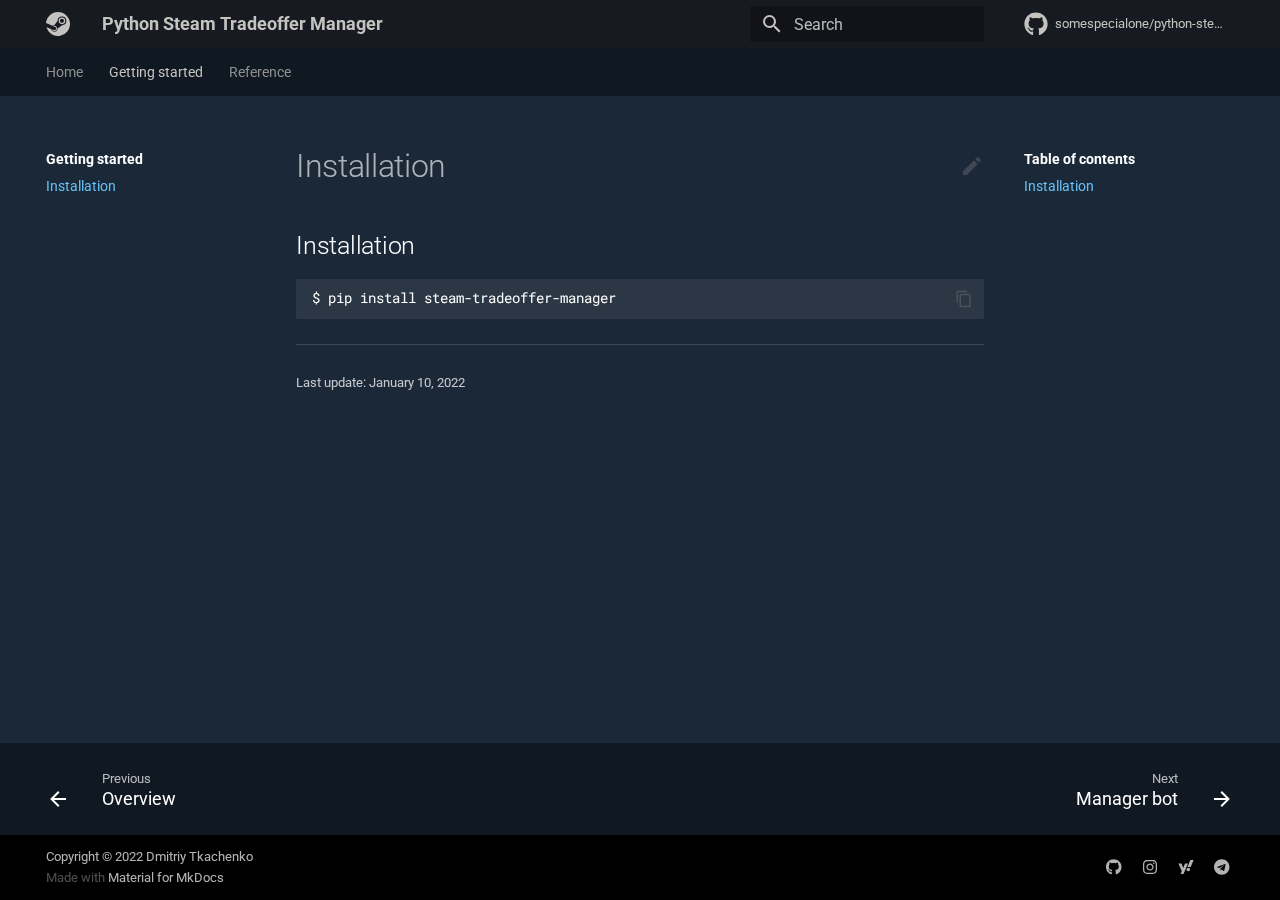
<file: getting_started/installation/index.html>
<!doctype html>
<html lang="en" class="no-js">
  <head>
    
      <meta charset="utf-8">
      <meta name="viewport" content="width=device-width,initial-scale=1">
      
      
      
        <link rel="canonical" href="https://somespecialone.github.io/python-steam-tradeoffer-manager/getting_started/installation/">
      
      <link rel="icon" href="../../favicon.png">
      <meta name="generator" content="mkdocs-1.2.3, mkdocs-material-8.1.8">
    
    
  <title>PSTM</title>

    
      <link rel="stylesheet" href="../../assets/stylesheets/main.6e60f8b8.min.css">
      
        
        <link rel="stylesheet" href="../../assets/stylesheets/palette.e6a45f82.min.css">
        
      
    
    
    
      
        
        <link rel="preconnect" href="https://fonts.gstatic.com" crossorigin>
        <link rel="stylesheet" href="https://fonts.googleapis.com/css?family=Roboto:300,400,400i,700%7CRoboto+Mono&display=fallback">
        <style>:root{--md-text-font:"Roboto";--md-code-font:"Roboto Mono"}</style>
      
    
    
      <link rel="stylesheet" href="../../stylesheets/extra.css">
    
    <script>__md_scope=new URL("../..",location),__md_get=(e,_=localStorage,t=__md_scope)=>JSON.parse(_.getItem(t.pathname+"."+e)),__md_set=(e,_,t=localStorage,a=__md_scope)=>{try{t.setItem(a.pathname+"."+e,JSON.stringify(_))}catch(e){}}</script>
    
      

    
    
  </head>
  
  
    
    
    
    
    
    <body dir="ltr" data-md-color-scheme="" data-md-color-primary="none" data-md-color-accent="none">
  
    
    
    <input class="md-toggle" data-md-toggle="drawer" type="checkbox" id="__drawer" autocomplete="off">
    <input class="md-toggle" data-md-toggle="search" type="checkbox" id="__search" autocomplete="off">
    <label class="md-overlay" for="__drawer"></label>
    <div data-md-component="skip">
      
        
        <a href="#installation" class="md-skip">
          Skip to content
        </a>
      
    </div>
    <div data-md-component="announce">
      
    </div>
    
    
      

<header class="md-header" data-md-component="header">
  <nav class="md-header__inner md-grid" aria-label="Header">
    <a href="../.." title="Python Steam Tradeoffer Manager" class="md-header__button md-logo" aria-label="Python Steam Tradeoffer Manager" data-md-component="logo">
      
  <img src="../../logo.svg" alt="logo">

    </a>
    <label class="md-header__button md-icon" for="__drawer">
      <svg xmlns="http://www.w3.org/2000/svg" viewBox="0 0 24 24"><path d="M3 6h18v2H3V6m0 5h18v2H3v-2m0 5h18v2H3v-2z"/></svg>
    </label>
    <div class="md-header__title" data-md-component="header-title">
      <div class="md-header__ellipsis">
        <div class="md-header__topic">
          <span class="md-ellipsis">
            Python Steam Tradeoffer Manager
          </span>
        </div>
        <div class="md-header__topic" data-md-component="header-topic">
          <span class="md-ellipsis">
            
              Installation
            
          </span>
        </div>
      </div>
    </div>
    
    
    
      <label class="md-header__button md-icon" for="__search">
        <svg xmlns="http://www.w3.org/2000/svg" viewBox="0 0 24 24"><path d="M9.5 3A6.5 6.5 0 0 1 16 9.5c0 1.61-.59 3.09-1.56 4.23l.27.27h.79l5 5-1.5 1.5-5-5v-.79l-.27-.27A6.516 6.516 0 0 1 9.5 16 6.5 6.5 0 0 1 3 9.5 6.5 6.5 0 0 1 9.5 3m0 2C7 5 5 7 5 9.5S7 14 9.5 14 14 12 14 9.5 12 5 9.5 5z"/></svg>
      </label>
      <div class="md-search" data-md-component="search" role="dialog">
  <label class="md-search__overlay" for="__search"></label>
  <div class="md-search__inner" role="search">
    <form class="md-search__form" name="search">
      <input type="text" class="md-search__input" name="query" aria-label="Search" placeholder="Search" autocapitalize="off" autocorrect="off" autocomplete="off" spellcheck="false" data-md-component="search-query" required>
      <label class="md-search__icon md-icon" for="__search">
        <svg xmlns="http://www.w3.org/2000/svg" viewBox="0 0 24 24"><path d="M9.5 3A6.5 6.5 0 0 1 16 9.5c0 1.61-.59 3.09-1.56 4.23l.27.27h.79l5 5-1.5 1.5-5-5v-.79l-.27-.27A6.516 6.516 0 0 1 9.5 16 6.5 6.5 0 0 1 3 9.5 6.5 6.5 0 0 1 9.5 3m0 2C7 5 5 7 5 9.5S7 14 9.5 14 14 12 14 9.5 12 5 9.5 5z"/></svg>
        <svg xmlns="http://www.w3.org/2000/svg" viewBox="0 0 24 24"><path d="M20 11v2H8l5.5 5.5-1.42 1.42L4.16 12l7.92-7.92L13.5 5.5 8 11h12z"/></svg>
      </label>
      <nav class="md-search__options" aria-label="Search">
        
        <button type="reset" class="md-search__icon md-icon" aria-label="Clear" tabindex="-1">
          <svg xmlns="http://www.w3.org/2000/svg" viewBox="0 0 24 24"><path d="M19 6.41 17.59 5 12 10.59 6.41 5 5 6.41 10.59 12 5 17.59 6.41 19 12 13.41 17.59 19 19 17.59 13.41 12 19 6.41z"/></svg>
        </button>
      </nav>
      
    </form>
    <div class="md-search__output">
      <div class="md-search__scrollwrap" data-md-scrollfix>
        <div class="md-search-result" data-md-component="search-result">
          <div class="md-search-result__meta">
            Initializing search
          </div>
          <ol class="md-search-result__list"></ol>
        </div>
      </div>
    </div>
  </div>
</div>
    
    
      <div class="md-header__source">
        <a href="https://github.com/somespecialone/python-steam-tradeoffer-manager/" title="Go to repository" class="md-source" data-md-component="source">
  <div class="md-source__icon md-icon">
    
    <svg xmlns="http://www.w3.org/2000/svg" viewBox="0 0 496 512"><path d="M165.9 397.4c0 2-2.3 3.6-5.2 3.6-3.3.3-5.6-1.3-5.6-3.6 0-2 2.3-3.6 5.2-3.6 3-.3 5.6 1.3 5.6 3.6zm-31.1-4.5c-.7 2 1.3 4.3 4.3 4.9 2.6 1 5.6 0 6.2-2s-1.3-4.3-4.3-5.2c-2.6-.7-5.5.3-6.2 2.3zm44.2-1.7c-2.9.7-4.9 2.6-4.6 4.9.3 2 2.9 3.3 5.9 2.6 2.9-.7 4.9-2.6 4.6-4.6-.3-1.9-3-3.2-5.9-2.9zM244.8 8C106.1 8 0 113.3 0 252c0 110.9 69.8 205.8 169.5 239.2 12.8 2.3 17.3-5.6 17.3-12.1 0-6.2-.3-40.4-.3-61.4 0 0-70 15-84.7-29.8 0 0-11.4-29.1-27.8-36.6 0 0-22.9-15.7 1.6-15.4 0 0 24.9 2 38.6 25.8 21.9 38.6 58.6 27.5 72.9 20.9 2.3-16 8.8-27.1 16-33.7-55.9-6.2-112.3-14.3-112.3-110.5 0-27.5 7.6-41.3 23.6-58.9-2.6-6.5-11.1-33.3 2.6-67.9 20.9-6.5 69 27 69 27 20-5.6 41.5-8.5 62.8-8.5s42.8 2.9 62.8 8.5c0 0 48.1-33.6 69-27 13.7 34.7 5.2 61.4 2.6 67.9 16 17.7 25.8 31.5 25.8 58.9 0 96.5-58.9 104.2-114.8 110.5 9.2 7.9 17 22.9 17 46.4 0 33.7-.3 75.4-.3 83.6 0 6.5 4.6 14.4 17.3 12.1C428.2 457.8 496 362.9 496 252 496 113.3 383.5 8 244.8 8zM97.2 352.9c-1.3 1-1 3.3.7 5.2 1.6 1.6 3.9 2.3 5.2 1 1.3-1 1-3.3-.7-5.2-1.6-1.6-3.9-2.3-5.2-1zm-10.8-8.1c-.7 1.3.3 2.9 2.3 3.9 1.6 1 3.6.7 4.3-.7.7-1.3-.3-2.9-2.3-3.9-2-.6-3.6-.3-4.3.7zm32.4 35.6c-1.6 1.3-1 4.3 1.3 6.2 2.3 2.3 5.2 2.6 6.5 1 1.3-1.3.7-4.3-1.3-6.2-2.2-2.3-5.2-2.6-6.5-1zm-11.4-14.7c-1.6 1-1.6 3.6 0 5.9 1.6 2.3 4.3 3.3 5.6 2.3 1.6-1.3 1.6-3.9 0-6.2-1.4-2.3-4-3.3-5.6-2z"/></svg>
  </div>
  <div class="md-source__repository">
    somespecialone/python-steam-tradeoffer-manager
  </div>
</a>
      </div>
    
  </nav>
  
</header>
    
    <div class="md-container" data-md-component="container">
      
      
        
          
            
<nav class="md-tabs" aria-label="Tabs" data-md-component="tabs">
  <div class="md-tabs__inner md-grid">
    <ul class="md-tabs__list">
      
        
  
  


  
  
  
    <li class="md-tabs__item">
      <a href="../.." class="md-tabs__link">
        Home
      </a>
    </li>
  

      
        
  
  
    
  


  
  
  
    <li class="md-tabs__item">
      <a href="./" class="md-tabs__link md-tabs__link--active">
        Getting started
      </a>
    </li>
  

      
        
  
  


  
  
  
    <li class="md-tabs__item">
      <a href="../../reference/manager_bot/" class="md-tabs__link">
        Reference
      </a>
    </li>
  

      
    </ul>
  </div>
</nav>
          
        
      
      <main class="md-main" data-md-component="main">
        <div class="md-main__inner md-grid">
          
            
              
              <div class="md-sidebar md-sidebar--primary" data-md-component="sidebar" data-md-type="navigation" >
                <div class="md-sidebar__scrollwrap">
                  <div class="md-sidebar__inner">
                    

  


<nav class="md-nav md-nav--primary md-nav--lifted" aria-label="Navigation" data-md-level="0">
  <label class="md-nav__title" for="__drawer">
    <a href="../.." title="Python Steam Tradeoffer Manager" class="md-nav__button md-logo" aria-label="Python Steam Tradeoffer Manager" data-md-component="logo">
      
  <img src="../../logo.svg" alt="logo">

    </a>
    Python Steam Tradeoffer Manager
  </label>
  
    <div class="md-nav__source">
      <a href="https://github.com/somespecialone/python-steam-tradeoffer-manager/" title="Go to repository" class="md-source" data-md-component="source">
  <div class="md-source__icon md-icon">
    
    <svg xmlns="http://www.w3.org/2000/svg" viewBox="0 0 496 512"><path d="M165.9 397.4c0 2-2.3 3.6-5.2 3.6-3.3.3-5.6-1.3-5.6-3.6 0-2 2.3-3.6 5.2-3.6 3-.3 5.6 1.3 5.6 3.6zm-31.1-4.5c-.7 2 1.3 4.3 4.3 4.9 2.6 1 5.6 0 6.2-2s-1.3-4.3-4.3-5.2c-2.6-.7-5.5.3-6.2 2.3zm44.2-1.7c-2.9.7-4.9 2.6-4.6 4.9.3 2 2.9 3.3 5.9 2.6 2.9-.7 4.9-2.6 4.6-4.6-.3-1.9-3-3.2-5.9-2.9zM244.8 8C106.1 8 0 113.3 0 252c0 110.9 69.8 205.8 169.5 239.2 12.8 2.3 17.3-5.6 17.3-12.1 0-6.2-.3-40.4-.3-61.4 0 0-70 15-84.7-29.8 0 0-11.4-29.1-27.8-36.6 0 0-22.9-15.7 1.6-15.4 0 0 24.9 2 38.6 25.8 21.9 38.6 58.6 27.5 72.9 20.9 2.3-16 8.8-27.1 16-33.7-55.9-6.2-112.3-14.3-112.3-110.5 0-27.5 7.6-41.3 23.6-58.9-2.6-6.5-11.1-33.3 2.6-67.9 20.9-6.5 69 27 69 27 20-5.6 41.5-8.5 62.8-8.5s42.8 2.9 62.8 8.5c0 0 48.1-33.6 69-27 13.7 34.7 5.2 61.4 2.6 67.9 16 17.7 25.8 31.5 25.8 58.9 0 96.5-58.9 104.2-114.8 110.5 9.2 7.9 17 22.9 17 46.4 0 33.7-.3 75.4-.3 83.6 0 6.5 4.6 14.4 17.3 12.1C428.2 457.8 496 362.9 496 252 496 113.3 383.5 8 244.8 8zM97.2 352.9c-1.3 1-1 3.3.7 5.2 1.6 1.6 3.9 2.3 5.2 1 1.3-1 1-3.3-.7-5.2-1.6-1.6-3.9-2.3-5.2-1zm-10.8-8.1c-.7 1.3.3 2.9 2.3 3.9 1.6 1 3.6.7 4.3-.7.7-1.3-.3-2.9-2.3-3.9-2-.6-3.6-.3-4.3.7zm32.4 35.6c-1.6 1.3-1 4.3 1.3 6.2 2.3 2.3 5.2 2.6 6.5 1 1.3-1.3.7-4.3-1.3-6.2-2.2-2.3-5.2-2.6-6.5-1zm-11.4-14.7c-1.6 1-1.6 3.6 0 5.9 1.6 2.3 4.3 3.3 5.6 2.3 1.6-1.3 1.6-3.9 0-6.2-1.4-2.3-4-3.3-5.6-2z"/></svg>
  </div>
  <div class="md-source__repository">
    somespecialone/python-steam-tradeoffer-manager
  </div>
</a>
    </div>
  
  <ul class="md-nav__list" data-md-scrollfix>
    
      
      
      

  
  
  
    
    <li class="md-nav__item md-nav__item--nested">
      
      
        <input class="md-nav__toggle md-toggle" data-md-toggle="__nav_1" type="checkbox" id="__nav_1" >
      
      
      
      
        <label class="md-nav__link" for="__nav_1">
          Home
          <span class="md-nav__icon md-icon"></span>
        </label>
      
      <nav class="md-nav" aria-label="Home" data-md-level="1">
        <label class="md-nav__title" for="__nav_1">
          <span class="md-nav__icon md-icon"></span>
          Home
        </label>
        <ul class="md-nav__list" data-md-scrollfix>
          
            
              
  
  
  
    <li class="md-nav__item">
      <a href="../.." class="md-nav__link">
        Overview
      </a>
    </li>
  

            
          
        </ul>
      </nav>
    </li>
  

    
      
      
      

  
  
    
  
  
    
    <li class="md-nav__item md-nav__item--active md-nav__item--nested">
      
      
        <input class="md-nav__toggle md-toggle" data-md-toggle="__nav_2" type="checkbox" id="__nav_2" checked>
      
      
      
      
        <label class="md-nav__link" for="__nav_2">
          Getting started
          <span class="md-nav__icon md-icon"></span>
        </label>
      
      <nav class="md-nav" aria-label="Getting started" data-md-level="1">
        <label class="md-nav__title" for="__nav_2">
          <span class="md-nav__icon md-icon"></span>
          Getting started
        </label>
        <ul class="md-nav__list" data-md-scrollfix>
          
            
              
  
  
    
  
  
    <li class="md-nav__item md-nav__item--active">
      
      <input class="md-nav__toggle md-toggle" data-md-toggle="toc" type="checkbox" id="__toc">
      
      
      
        <label class="md-nav__link md-nav__link--active" for="__toc">
          Installation
          <span class="md-nav__icon md-icon"></span>
        </label>
      
      <a href="./" class="md-nav__link md-nav__link--active">
        Installation
      </a>
      
        

<nav class="md-nav md-nav--secondary" aria-label="Table of contents">
  
  
  
  
    <label class="md-nav__title" for="__toc">
      <span class="md-nav__icon md-icon"></span>
      Table of contents
    </label>
    <ul class="md-nav__list" data-md-component="toc" data-md-scrollfix>
      
        <li class="md-nav__item">
  <a href="#installation" class="md-nav__link">
    Installation
  </a>
  
</li>
      
    </ul>
  
</nav>
      
    </li>
  

            
          
        </ul>
      </nav>
    </li>
  

    
      
      
      

  
  
  
    
    <li class="md-nav__item md-nav__item--nested">
      
      
        <input class="md-nav__toggle md-toggle" data-md-toggle="__nav_3" type="checkbox" id="__nav_3" >
      
      
      
      
        <label class="md-nav__link" for="__nav_3">
          Reference
          <span class="md-nav__icon md-icon"></span>
        </label>
      
      <nav class="md-nav" aria-label="Reference" data-md-level="1">
        <label class="md-nav__title" for="__nav_3">
          <span class="md-nav__icon md-icon"></span>
          Reference
        </label>
        <ul class="md-nav__list" data-md-scrollfix>
          
            
              
  
  
  
    <li class="md-nav__item">
      <a href="../../reference/manager_bot/" class="md-nav__link">
        Manager bot
      </a>
    </li>
  

            
          
        </ul>
      </nav>
    </li>
  

    
  </ul>
</nav>
                  </div>
                </div>
              </div>
            
            
              
              <div class="md-sidebar md-sidebar--secondary" data-md-component="sidebar" data-md-type="toc" >
                <div class="md-sidebar__scrollwrap">
                  <div class="md-sidebar__inner">
                    

<nav class="md-nav md-nav--secondary" aria-label="Table of contents">
  
  
  
  
    <label class="md-nav__title" for="__toc">
      <span class="md-nav__icon md-icon"></span>
      Table of contents
    </label>
    <ul class="md-nav__list" data-md-component="toc" data-md-scrollfix>
      
        <li class="md-nav__item">
  <a href="#installation" class="md-nav__link">
    Installation
  </a>
  
</li>
      
    </ul>
  
</nav>
                  </div>
                </div>
              </div>
            
          
          <div class="md-content" data-md-component="content">
            <article class="md-content__inner md-typeset">
              
                
<a href="https://github.com/somespecialone/python-steam-tradeoffer-manager/edit/master/docs/getting_started/installation.md" title="Edit this page" class="md-content__button md-icon">
  <svg xmlns="http://www.w3.org/2000/svg" viewBox="0 0 24 24"><path d="M20.71 7.04c.39-.39.39-1.04 0-1.41l-2.34-2.34c-.37-.39-1.02-.39-1.41 0l-1.84 1.83 3.75 3.75M3 17.25V21h3.75L17.81 9.93l-3.75-3.75L3 17.25z"/></svg>
</a>


  <h1>Installation</h1>

<h2 id="installation">Installation<a class="headerlink" href="#installation" title="Permanent link">&para;</a></h2>
<pre><code class="language-console">$ pip install steam-tradeoffer-manager
</code></pre>

  <hr>
<div class="md-source-file">
  <small>
    
      Last update:
      <span class="git-revision-date-localized-plugin git-revision-date-localized-plugin-date">January 10, 2022</span>
      
    
  </small>
</div>

              
            </article>
          </div>
        </div>
        
          <a href="#" class="md-top md-icon" data-md-component="top" data-md-state="hidden">
            <svg xmlns="http://www.w3.org/2000/svg" viewBox="0 0 24 24"><path d="M13 20h-2V8l-5.5 5.5-1.42-1.42L12 4.16l7.92 7.92-1.42 1.42L13 8v12z"/></svg>
            Back to top
          </a>
        
      </main>
      
        <footer class="md-footer">
  
    <nav class="md-footer__inner md-grid" aria-label="Footer">
      
        
        <a href="../.." class="md-footer__link md-footer__link--prev" aria-label="Previous: Overview" rel="prev">
          <div class="md-footer__button md-icon">
            <svg xmlns="http://www.w3.org/2000/svg" viewBox="0 0 24 24"><path d="M20 11v2H8l5.5 5.5-1.42 1.42L4.16 12l7.92-7.92L13.5 5.5 8 11h12z"/></svg>
          </div>
          <div class="md-footer__title">
            <div class="md-ellipsis">
              <span class="md-footer__direction">
                Previous
              </span>
              Overview
            </div>
          </div>
        </a>
      
      
        
        <a href="../../reference/manager_bot/" class="md-footer__link md-footer__link--next" aria-label="Next: Manager bot" rel="next">
          <div class="md-footer__title">
            <div class="md-ellipsis">
              <span class="md-footer__direction">
                Next
              </span>
              Manager bot
            </div>
          </div>
          <div class="md-footer__button md-icon">
            <svg xmlns="http://www.w3.org/2000/svg" viewBox="0 0 24 24"><path d="M4 11v2h12l-5.5 5.5 1.42 1.42L19.84 12l-7.92-7.92L10.5 5.5 16 11H4z"/></svg>
          </div>
        </a>
      
    </nav>
  
  <div class="md-footer-meta md-typeset">
    <div class="md-footer-meta__inner md-grid">
      <div class="md-copyright">
  
    <div class="md-copyright__highlight">
      Copyright &copy; 2022 <a href="https://github.com/somespecialone" target="_blank" rel="noopener">Dmitriy Tkachenko</a>
    </div>
  
  
    Made with
    <a href="https://squidfunk.github.io/mkdocs-material/" target="_blank" rel="noopener">
      Material for MkDocs
    </a>
  
</div>
      
        <div class="md-social">
  
    
    
      
      
    
    <a href="https://github.com/somespecialone" target="_blank" rel="noopener" title="github.com" class="md-social__link">
      <svg xmlns="http://www.w3.org/2000/svg" viewBox="0 0 496 512"><path d="M165.9 397.4c0 2-2.3 3.6-5.2 3.6-3.3.3-5.6-1.3-5.6-3.6 0-2 2.3-3.6 5.2-3.6 3-.3 5.6 1.3 5.6 3.6zm-31.1-4.5c-.7 2 1.3 4.3 4.3 4.9 2.6 1 5.6 0 6.2-2s-1.3-4.3-4.3-5.2c-2.6-.7-5.5.3-6.2 2.3zm44.2-1.7c-2.9.7-4.9 2.6-4.6 4.9.3 2 2.9 3.3 5.9 2.6 2.9-.7 4.9-2.6 4.6-4.6-.3-1.9-3-3.2-5.9-2.9zM244.8 8C106.1 8 0 113.3 0 252c0 110.9 69.8 205.8 169.5 239.2 12.8 2.3 17.3-5.6 17.3-12.1 0-6.2-.3-40.4-.3-61.4 0 0-70 15-84.7-29.8 0 0-11.4-29.1-27.8-36.6 0 0-22.9-15.7 1.6-15.4 0 0 24.9 2 38.6 25.8 21.9 38.6 58.6 27.5 72.9 20.9 2.3-16 8.8-27.1 16-33.7-55.9-6.2-112.3-14.3-112.3-110.5 0-27.5 7.6-41.3 23.6-58.9-2.6-6.5-11.1-33.3 2.6-67.9 20.9-6.5 69 27 69 27 20-5.6 41.5-8.5 62.8-8.5s42.8 2.9 62.8 8.5c0 0 48.1-33.6 69-27 13.7 34.7 5.2 61.4 2.6 67.9 16 17.7 25.8 31.5 25.8 58.9 0 96.5-58.9 104.2-114.8 110.5 9.2 7.9 17 22.9 17 46.4 0 33.7-.3 75.4-.3 83.6 0 6.5 4.6 14.4 17.3 12.1C428.2 457.8 496 362.9 496 252 496 113.3 383.5 8 244.8 8zM97.2 352.9c-1.3 1-1 3.3.7 5.2 1.6 1.6 3.9 2.3 5.2 1 1.3-1 1-3.3-.7-5.2-1.6-1.6-3.9-2.3-5.2-1zm-10.8-8.1c-.7 1.3.3 2.9 2.3 3.9 1.6 1 3.6.7 4.3-.7.7-1.3-.3-2.9-2.3-3.9-2-.6-3.6-.3-4.3.7zm32.4 35.6c-1.6 1.3-1 4.3 1.3 6.2 2.3 2.3 5.2 2.6 6.5 1 1.3-1.3.7-4.3-1.3-6.2-2.2-2.3-5.2-2.6-6.5-1zm-11.4-14.7c-1.6 1-1.6 3.6 0 5.9 1.6 2.3 4.3 3.3 5.6 2.3 1.6-1.3 1.6-3.9 0-6.2-1.4-2.3-4-3.3-5.6-2z"/></svg>
    </a>
  
    
    
      
      
    
    <a href="https://instagram.com/tkachenkodimitriy/" target="_blank" rel="noopener" title="instagram.com" class="md-social__link">
      <svg xmlns="http://www.w3.org/2000/svg" viewBox="0 0 448 512"><path d="M224.1 141c-63.6 0-114.9 51.3-114.9 114.9s51.3 114.9 114.9 114.9S339 319.5 339 255.9 287.7 141 224.1 141zm0 189.6c-41.1 0-74.7-33.5-74.7-74.7s33.5-74.7 74.7-74.7 74.7 33.5 74.7 74.7-33.6 74.7-74.7 74.7zm146.4-194.3c0 14.9-12 26.8-26.8 26.8-14.9 0-26.8-12-26.8-26.8s12-26.8 26.8-26.8 26.8 12 26.8 26.8zm76.1 27.2c-1.7-35.9-9.9-67.7-36.2-93.9-26.2-26.2-58-34.4-93.9-36.2-37-2.1-147.9-2.1-184.9 0-35.8 1.7-67.6 9.9-93.9 36.1s-34.4 58-36.2 93.9c-2.1 37-2.1 147.9 0 184.9 1.7 35.9 9.9 67.7 36.2 93.9s58 34.4 93.9 36.2c37 2.1 147.9 2.1 184.9 0 35.9-1.7 67.7-9.9 93.9-36.2 26.2-26.2 34.4-58 36.2-93.9 2.1-37 2.1-147.8 0-184.8zM398.8 388c-7.8 19.6-22.9 34.7-42.6 42.6-29.5 11.7-99.5 9-132.1 9s-102.7 2.6-132.1-9c-19.6-7.8-34.7-22.9-42.6-42.6-11.7-29.5-9-99.5-9-132.1s-2.6-102.7 9-132.1c7.8-19.6 22.9-34.7 42.6-42.6 29.5-11.7 99.5-9 132.1-9s102.7-2.6 132.1 9c19.6 7.8 34.7 22.9 42.6 42.6 11.7 29.5 9 99.5 9 132.1s2.7 102.7-9 132.1z"/></svg>
    </a>
  
    
    
    <a href="mailto:tkachenkodmitriy@yahoo.com" target="_blank" rel="noopener" title="" class="md-social__link">
      <svg xmlns="http://www.w3.org/2000/svg" viewBox="0 0 512 512"><path d="M223.69 141.06 167 284.23l-56-143.17H14.93l105.83 249.13L82.19 480h94.17l140.91-338.94zm105.4 135.79a58.22 58.22 0 1 0 58.22 58.22 58.22 58.22 0 0 0-58.22-58.22zM394.65 32l-93 223.47h104.79L499.07 32z"/></svg>
    </a>
  
    
    
      
      
    
    <a href="https://t.me/somespecialone" target="_blank" rel="noopener" title="t.me" class="md-social__link">
      <svg xmlns="http://www.w3.org/2000/svg" viewBox="0 0 496 512"><path d="M248 8C111 8 0 119 0 256s111 248 248 248 248-111 248-248S385 8 248 8zm121.8 169.9-40.7 191.8c-3 13.6-11.1 16.9-22.4 10.5l-62-45.7-29.9 28.8c-3.3 3.3-6.1 6.1-12.5 6.1l4.4-63.1 114.9-103.8c5-4.4-1.1-6.9-7.7-2.5l-142 89.4-61.2-19.1c-13.3-4.2-13.6-13.3 2.8-19.7l239.1-92.2c11.1-4 20.8 2.7 17.2 19.5z"/></svg>
    </a>
  
</div>
      
    </div>
  </div>
</footer>
      
    </div>
    <div class="md-dialog" data-md-component="dialog">
      <div class="md-dialog__inner md-typeset"></div>
    </div>
    <script id="__config" type="application/json">{"base": "../..", "features": ["navigation.instant", "navigation.tracking", "navigation.top", "navigation.tabs"], "translations": {"clipboard.copy": "Copy to clipboard", "clipboard.copied": "Copied to clipboard", "search.config.lang": "en", "search.config.pipeline": "trimmer, stopWordFilter", "search.config.separator": "[\\s\\-]+", "search.placeholder": "Search", "search.result.placeholder": "Type to start searching", "search.result.none": "No matching documents", "search.result.one": "1 matching document", "search.result.other": "# matching documents", "search.result.more.one": "1 more on this page", "search.result.more.other": "# more on this page", "search.result.term.missing": "Missing", "select.version.title": "Select version"}, "search": "../../assets/javascripts/workers/search.22074ed6.min.js"}</script>
    
    
      <script src="../../assets/javascripts/bundle.960e086b.min.js"></script>
      
    
  </body>
</html>
</file>
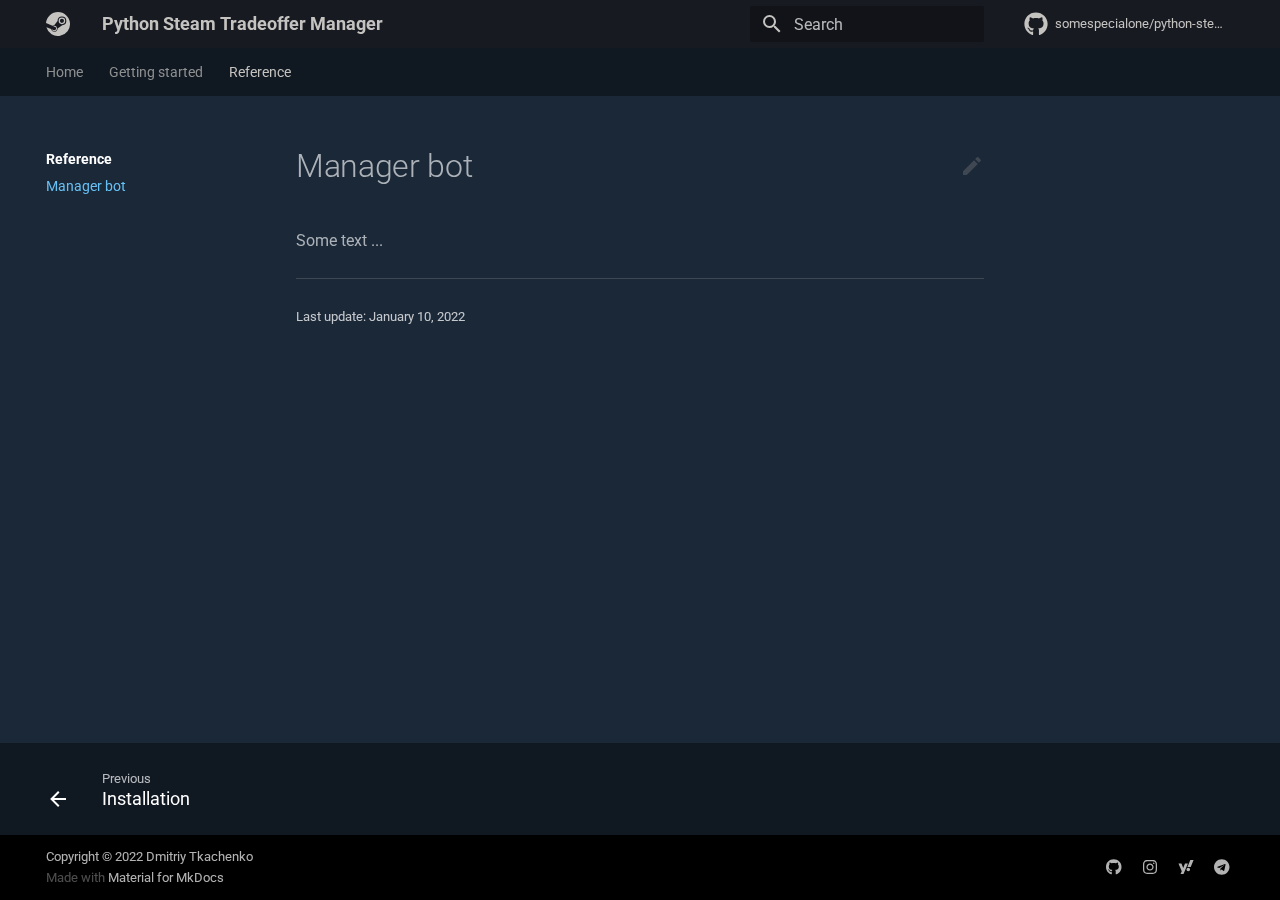
<file: reference/manager_bot/index.html>
<!doctype html>
<html lang="en" class="no-js">
  <head>
    
      <meta charset="utf-8">
      <meta name="viewport" content="width=device-width,initial-scale=1">
      
      
      
        <link rel="canonical" href="https://somespecialone.github.io/python-steam-tradeoffer-manager/reference/manager_bot/">
      
      <link rel="icon" href="../../favicon.png">
      <meta name="generator" content="mkdocs-1.2.3, mkdocs-material-8.1.8">
    
    
  <title>PSTM</title>

    
      <link rel="stylesheet" href="../../assets/stylesheets/main.6e60f8b8.min.css">
      
        
        <link rel="stylesheet" href="../../assets/stylesheets/palette.e6a45f82.min.css">
        
      
    
    
    
      
        
        <link rel="preconnect" href="https://fonts.gstatic.com" crossorigin>
        <link rel="stylesheet" href="https://fonts.googleapis.com/css?family=Roboto:300,400,400i,700%7CRoboto+Mono&display=fallback">
        <style>:root{--md-text-font:"Roboto";--md-code-font:"Roboto Mono"}</style>
      
    
    
      <link rel="stylesheet" href="../../stylesheets/extra.css">
    
    <script>__md_scope=new URL("../..",location),__md_get=(e,_=localStorage,t=__md_scope)=>JSON.parse(_.getItem(t.pathname+"."+e)),__md_set=(e,_,t=localStorage,a=__md_scope)=>{try{t.setItem(a.pathname+"."+e,JSON.stringify(_))}catch(e){}}</script>
    
      

    
    
  </head>
  
  
    
    
    
    
    
    <body dir="ltr" data-md-color-scheme="" data-md-color-primary="none" data-md-color-accent="none">
  
    
    
    <input class="md-toggle" data-md-toggle="drawer" type="checkbox" id="__drawer" autocomplete="off">
    <input class="md-toggle" data-md-toggle="search" type="checkbox" id="__search" autocomplete="off">
    <label class="md-overlay" for="__drawer"></label>
    <div data-md-component="skip">
      
        
        <a href="#manager-bot" class="md-skip">
          Skip to content
        </a>
      
    </div>
    <div data-md-component="announce">
      
    </div>
    
    
      

<header class="md-header" data-md-component="header">
  <nav class="md-header__inner md-grid" aria-label="Header">
    <a href="../.." title="Python Steam Tradeoffer Manager" class="md-header__button md-logo" aria-label="Python Steam Tradeoffer Manager" data-md-component="logo">
      
  <img src="../../logo.svg" alt="logo">

    </a>
    <label class="md-header__button md-icon" for="__drawer">
      <svg xmlns="http://www.w3.org/2000/svg" viewBox="0 0 24 24"><path d="M3 6h18v2H3V6m0 5h18v2H3v-2m0 5h18v2H3v-2z"/></svg>
    </label>
    <div class="md-header__title" data-md-component="header-title">
      <div class="md-header__ellipsis">
        <div class="md-header__topic">
          <span class="md-ellipsis">
            Python Steam Tradeoffer Manager
          </span>
        </div>
        <div class="md-header__topic" data-md-component="header-topic">
          <span class="md-ellipsis">
            
              Manager bot
            
          </span>
        </div>
      </div>
    </div>
    
    
    
      <label class="md-header__button md-icon" for="__search">
        <svg xmlns="http://www.w3.org/2000/svg" viewBox="0 0 24 24"><path d="M9.5 3A6.5 6.5 0 0 1 16 9.5c0 1.61-.59 3.09-1.56 4.23l.27.27h.79l5 5-1.5 1.5-5-5v-.79l-.27-.27A6.516 6.516 0 0 1 9.5 16 6.5 6.5 0 0 1 3 9.5 6.5 6.5 0 0 1 9.5 3m0 2C7 5 5 7 5 9.5S7 14 9.5 14 14 12 14 9.5 12 5 9.5 5z"/></svg>
      </label>
      <div class="md-search" data-md-component="search" role="dialog">
  <label class="md-search__overlay" for="__search"></label>
  <div class="md-search__inner" role="search">
    <form class="md-search__form" name="search">
      <input type="text" class="md-search__input" name="query" aria-label="Search" placeholder="Search" autocapitalize="off" autocorrect="off" autocomplete="off" spellcheck="false" data-md-component="search-query" required>
      <label class="md-search__icon md-icon" for="__search">
        <svg xmlns="http://www.w3.org/2000/svg" viewBox="0 0 24 24"><path d="M9.5 3A6.5 6.5 0 0 1 16 9.5c0 1.61-.59 3.09-1.56 4.23l.27.27h.79l5 5-1.5 1.5-5-5v-.79l-.27-.27A6.516 6.516 0 0 1 9.5 16 6.5 6.5 0 0 1 3 9.5 6.5 6.5 0 0 1 9.5 3m0 2C7 5 5 7 5 9.5S7 14 9.5 14 14 12 14 9.5 12 5 9.5 5z"/></svg>
        <svg xmlns="http://www.w3.org/2000/svg" viewBox="0 0 24 24"><path d="M20 11v2H8l5.5 5.5-1.42 1.42L4.16 12l7.92-7.92L13.5 5.5 8 11h12z"/></svg>
      </label>
      <nav class="md-search__options" aria-label="Search">
        
        <button type="reset" class="md-search__icon md-icon" aria-label="Clear" tabindex="-1">
          <svg xmlns="http://www.w3.org/2000/svg" viewBox="0 0 24 24"><path d="M19 6.41 17.59 5 12 10.59 6.41 5 5 6.41 10.59 12 5 17.59 6.41 19 12 13.41 17.59 19 19 17.59 13.41 12 19 6.41z"/></svg>
        </button>
      </nav>
      
    </form>
    <div class="md-search__output">
      <div class="md-search__scrollwrap" data-md-scrollfix>
        <div class="md-search-result" data-md-component="search-result">
          <div class="md-search-result__meta">
            Initializing search
          </div>
          <ol class="md-search-result__list"></ol>
        </div>
      </div>
    </div>
  </div>
</div>
    
    
      <div class="md-header__source">
        <a href="https://github.com/somespecialone/python-steam-tradeoffer-manager/" title="Go to repository" class="md-source" data-md-component="source">
  <div class="md-source__icon md-icon">
    
    <svg xmlns="http://www.w3.org/2000/svg" viewBox="0 0 496 512"><path d="M165.9 397.4c0 2-2.3 3.6-5.2 3.6-3.3.3-5.6-1.3-5.6-3.6 0-2 2.3-3.6 5.2-3.6 3-.3 5.6 1.3 5.6 3.6zm-31.1-4.5c-.7 2 1.3 4.3 4.3 4.9 2.6 1 5.6 0 6.2-2s-1.3-4.3-4.3-5.2c-2.6-.7-5.5.3-6.2 2.3zm44.2-1.7c-2.9.7-4.9 2.6-4.6 4.9.3 2 2.9 3.3 5.9 2.6 2.9-.7 4.9-2.6 4.6-4.6-.3-1.9-3-3.2-5.9-2.9zM244.8 8C106.1 8 0 113.3 0 252c0 110.9 69.8 205.8 169.5 239.2 12.8 2.3 17.3-5.6 17.3-12.1 0-6.2-.3-40.4-.3-61.4 0 0-70 15-84.7-29.8 0 0-11.4-29.1-27.8-36.6 0 0-22.9-15.7 1.6-15.4 0 0 24.9 2 38.6 25.8 21.9 38.6 58.6 27.5 72.9 20.9 2.3-16 8.8-27.1 16-33.7-55.9-6.2-112.3-14.3-112.3-110.5 0-27.5 7.6-41.3 23.6-58.9-2.6-6.5-11.1-33.3 2.6-67.9 20.9-6.5 69 27 69 27 20-5.6 41.5-8.5 62.8-8.5s42.8 2.9 62.8 8.5c0 0 48.1-33.6 69-27 13.7 34.7 5.2 61.4 2.6 67.9 16 17.7 25.8 31.5 25.8 58.9 0 96.5-58.9 104.2-114.8 110.5 9.2 7.9 17 22.9 17 46.4 0 33.7-.3 75.4-.3 83.6 0 6.5 4.6 14.4 17.3 12.1C428.2 457.8 496 362.9 496 252 496 113.3 383.5 8 244.8 8zM97.2 352.9c-1.3 1-1 3.3.7 5.2 1.6 1.6 3.9 2.3 5.2 1 1.3-1 1-3.3-.7-5.2-1.6-1.6-3.9-2.3-5.2-1zm-10.8-8.1c-.7 1.3.3 2.9 2.3 3.9 1.6 1 3.6.7 4.3-.7.7-1.3-.3-2.9-2.3-3.9-2-.6-3.6-.3-4.3.7zm32.4 35.6c-1.6 1.3-1 4.3 1.3 6.2 2.3 2.3 5.2 2.6 6.5 1 1.3-1.3.7-4.3-1.3-6.2-2.2-2.3-5.2-2.6-6.5-1zm-11.4-14.7c-1.6 1-1.6 3.6 0 5.9 1.6 2.3 4.3 3.3 5.6 2.3 1.6-1.3 1.6-3.9 0-6.2-1.4-2.3-4-3.3-5.6-2z"/></svg>
  </div>
  <div class="md-source__repository">
    somespecialone/python-steam-tradeoffer-manager
  </div>
</a>
      </div>
    
  </nav>
  
</header>
    
    <div class="md-container" data-md-component="container">
      
      
        
          
            
<nav class="md-tabs" aria-label="Tabs" data-md-component="tabs">
  <div class="md-tabs__inner md-grid">
    <ul class="md-tabs__list">
      
        
  
  


  
  
  
    <li class="md-tabs__item">
      <a href="../.." class="md-tabs__link">
        Home
      </a>
    </li>
  

      
        
  
  


  
  
  
    <li class="md-tabs__item">
      <a href="../../getting_started/installation/" class="md-tabs__link">
        Getting started
      </a>
    </li>
  

      
        
  
  
    
  


  
  
  
    <li class="md-tabs__item">
      <a href="./" class="md-tabs__link md-tabs__link--active">
        Reference
      </a>
    </li>
  

      
    </ul>
  </div>
</nav>
          
        
      
      <main class="md-main" data-md-component="main">
        <div class="md-main__inner md-grid">
          
            
              
              <div class="md-sidebar md-sidebar--primary" data-md-component="sidebar" data-md-type="navigation" >
                <div class="md-sidebar__scrollwrap">
                  <div class="md-sidebar__inner">
                    

  


<nav class="md-nav md-nav--primary md-nav--lifted" aria-label="Navigation" data-md-level="0">
  <label class="md-nav__title" for="__drawer">
    <a href="../.." title="Python Steam Tradeoffer Manager" class="md-nav__button md-logo" aria-label="Python Steam Tradeoffer Manager" data-md-component="logo">
      
  <img src="../../logo.svg" alt="logo">

    </a>
    Python Steam Tradeoffer Manager
  </label>
  
    <div class="md-nav__source">
      <a href="https://github.com/somespecialone/python-steam-tradeoffer-manager/" title="Go to repository" class="md-source" data-md-component="source">
  <div class="md-source__icon md-icon">
    
    <svg xmlns="http://www.w3.org/2000/svg" viewBox="0 0 496 512"><path d="M165.9 397.4c0 2-2.3 3.6-5.2 3.6-3.3.3-5.6-1.3-5.6-3.6 0-2 2.3-3.6 5.2-3.6 3-.3 5.6 1.3 5.6 3.6zm-31.1-4.5c-.7 2 1.3 4.3 4.3 4.9 2.6 1 5.6 0 6.2-2s-1.3-4.3-4.3-5.2c-2.6-.7-5.5.3-6.2 2.3zm44.2-1.7c-2.9.7-4.9 2.6-4.6 4.9.3 2 2.9 3.3 5.9 2.6 2.9-.7 4.9-2.6 4.6-4.6-.3-1.9-3-3.2-5.9-2.9zM244.8 8C106.1 8 0 113.3 0 252c0 110.9 69.8 205.8 169.5 239.2 12.8 2.3 17.3-5.6 17.3-12.1 0-6.2-.3-40.4-.3-61.4 0 0-70 15-84.7-29.8 0 0-11.4-29.1-27.8-36.6 0 0-22.9-15.7 1.6-15.4 0 0 24.9 2 38.6 25.8 21.9 38.6 58.6 27.5 72.9 20.9 2.3-16 8.8-27.1 16-33.7-55.9-6.2-112.3-14.3-112.3-110.5 0-27.5 7.6-41.3 23.6-58.9-2.6-6.5-11.1-33.3 2.6-67.9 20.9-6.5 69 27 69 27 20-5.6 41.5-8.5 62.8-8.5s42.8 2.9 62.8 8.5c0 0 48.1-33.6 69-27 13.7 34.7 5.2 61.4 2.6 67.9 16 17.7 25.8 31.5 25.8 58.9 0 96.5-58.9 104.2-114.8 110.5 9.2 7.9 17 22.9 17 46.4 0 33.7-.3 75.4-.3 83.6 0 6.5 4.6 14.4 17.3 12.1C428.2 457.8 496 362.9 496 252 496 113.3 383.5 8 244.8 8zM97.2 352.9c-1.3 1-1 3.3.7 5.2 1.6 1.6 3.9 2.3 5.2 1 1.3-1 1-3.3-.7-5.2-1.6-1.6-3.9-2.3-5.2-1zm-10.8-8.1c-.7 1.3.3 2.9 2.3 3.9 1.6 1 3.6.7 4.3-.7.7-1.3-.3-2.9-2.3-3.9-2-.6-3.6-.3-4.3.7zm32.4 35.6c-1.6 1.3-1 4.3 1.3 6.2 2.3 2.3 5.2 2.6 6.5 1 1.3-1.3.7-4.3-1.3-6.2-2.2-2.3-5.2-2.6-6.5-1zm-11.4-14.7c-1.6 1-1.6 3.6 0 5.9 1.6 2.3 4.3 3.3 5.6 2.3 1.6-1.3 1.6-3.9 0-6.2-1.4-2.3-4-3.3-5.6-2z"/></svg>
  </div>
  <div class="md-source__repository">
    somespecialone/python-steam-tradeoffer-manager
  </div>
</a>
    </div>
  
  <ul class="md-nav__list" data-md-scrollfix>
    
      
      
      

  
  
  
    
    <li class="md-nav__item md-nav__item--nested">
      
      
        <input class="md-nav__toggle md-toggle" data-md-toggle="__nav_1" type="checkbox" id="__nav_1" >
      
      
      
      
        <label class="md-nav__link" for="__nav_1">
          Home
          <span class="md-nav__icon md-icon"></span>
        </label>
      
      <nav class="md-nav" aria-label="Home" data-md-level="1">
        <label class="md-nav__title" for="__nav_1">
          <span class="md-nav__icon md-icon"></span>
          Home
        </label>
        <ul class="md-nav__list" data-md-scrollfix>
          
            
              
  
  
  
    <li class="md-nav__item">
      <a href="../.." class="md-nav__link">
        Overview
      </a>
    </li>
  

            
          
        </ul>
      </nav>
    </li>
  

    
      
      
      

  
  
  
    
    <li class="md-nav__item md-nav__item--nested">
      
      
        <input class="md-nav__toggle md-toggle" data-md-toggle="__nav_2" type="checkbox" id="__nav_2" >
      
      
      
      
        <label class="md-nav__link" for="__nav_2">
          Getting started
          <span class="md-nav__icon md-icon"></span>
        </label>
      
      <nav class="md-nav" aria-label="Getting started" data-md-level="1">
        <label class="md-nav__title" for="__nav_2">
          <span class="md-nav__icon md-icon"></span>
          Getting started
        </label>
        <ul class="md-nav__list" data-md-scrollfix>
          
            
              
  
  
  
    <li class="md-nav__item">
      <a href="../../getting_started/installation/" class="md-nav__link">
        Installation
      </a>
    </li>
  

            
          
        </ul>
      </nav>
    </li>
  

    
      
      
      

  
  
    
  
  
    
    <li class="md-nav__item md-nav__item--active md-nav__item--nested">
      
      
        <input class="md-nav__toggle md-toggle" data-md-toggle="__nav_3" type="checkbox" id="__nav_3" checked>
      
      
      
      
        <label class="md-nav__link" for="__nav_3">
          Reference
          <span class="md-nav__icon md-icon"></span>
        </label>
      
      <nav class="md-nav" aria-label="Reference" data-md-level="1">
        <label class="md-nav__title" for="__nav_3">
          <span class="md-nav__icon md-icon"></span>
          Reference
        </label>
        <ul class="md-nav__list" data-md-scrollfix>
          
            
              
  
  
    
  
  
    <li class="md-nav__item md-nav__item--active">
      
      <input class="md-nav__toggle md-toggle" data-md-toggle="toc" type="checkbox" id="__toc">
      
      
        
      
      
      <a href="./" class="md-nav__link md-nav__link--active">
        Manager bot
      </a>
      
    </li>
  

            
          
        </ul>
      </nav>
    </li>
  

    
  </ul>
</nav>
                  </div>
                </div>
              </div>
            
            
              
              <div class="md-sidebar md-sidebar--secondary" data-md-component="sidebar" data-md-type="toc" >
                <div class="md-sidebar__scrollwrap">
                  <div class="md-sidebar__inner">
                    

<nav class="md-nav md-nav--secondary" aria-label="Table of contents">
  
  
  
    
  
  
</nav>
                  </div>
                </div>
              </div>
            
          
          <div class="md-content" data-md-component="content">
            <article class="md-content__inner md-typeset">
              
                
<a href="https://github.com/somespecialone/python-steam-tradeoffer-manager/edit/master/docs/reference/manager_bot.md" title="Edit this page" class="md-content__button md-icon">
  <svg xmlns="http://www.w3.org/2000/svg" viewBox="0 0 24 24"><path d="M20.71 7.04c.39-.39.39-1.04 0-1.41l-2.34-2.34c-.37-.39-1.02-.39-1.41 0l-1.84 1.83 3.75 3.75M3 17.25V21h3.75L17.81 9.93l-3.75-3.75L3 17.25z"/></svg>
</a>


<h1 id="manager-bot">Manager bot<a class="headerlink" href="#manager-bot" title="Permanent link">&para;</a></h1>
<p>Some text ...</p>

  <hr>
<div class="md-source-file">
  <small>
    
      Last update:
      <span class="git-revision-date-localized-plugin git-revision-date-localized-plugin-date">January 10, 2022</span>
      
    
  </small>
</div>

              
            </article>
          </div>
        </div>
        
          <a href="#" class="md-top md-icon" data-md-component="top" data-md-state="hidden">
            <svg xmlns="http://www.w3.org/2000/svg" viewBox="0 0 24 24"><path d="M13 20h-2V8l-5.5 5.5-1.42-1.42L12 4.16l7.92 7.92-1.42 1.42L13 8v12z"/></svg>
            Back to top
          </a>
        
      </main>
      
        <footer class="md-footer">
  
    <nav class="md-footer__inner md-grid" aria-label="Footer">
      
        
        <a href="../../getting_started/installation/" class="md-footer__link md-footer__link--prev" aria-label="Previous: Installation" rel="prev">
          <div class="md-footer__button md-icon">
            <svg xmlns="http://www.w3.org/2000/svg" viewBox="0 0 24 24"><path d="M20 11v2H8l5.5 5.5-1.42 1.42L4.16 12l7.92-7.92L13.5 5.5 8 11h12z"/></svg>
          </div>
          <div class="md-footer__title">
            <div class="md-ellipsis">
              <span class="md-footer__direction">
                Previous
              </span>
              Installation
            </div>
          </div>
        </a>
      
      
    </nav>
  
  <div class="md-footer-meta md-typeset">
    <div class="md-footer-meta__inner md-grid">
      <div class="md-copyright">
  
    <div class="md-copyright__highlight">
      Copyright &copy; 2022 <a href="https://github.com/somespecialone" target="_blank" rel="noopener">Dmitriy Tkachenko</a>
    </div>
  
  
    Made with
    <a href="https://squidfunk.github.io/mkdocs-material/" target="_blank" rel="noopener">
      Material for MkDocs
    </a>
  
</div>
      
        <div class="md-social">
  
    
    
      
      
    
    <a href="https://github.com/somespecialone" target="_blank" rel="noopener" title="github.com" class="md-social__link">
      <svg xmlns="http://www.w3.org/2000/svg" viewBox="0 0 496 512"><path d="M165.9 397.4c0 2-2.3 3.6-5.2 3.6-3.3.3-5.6-1.3-5.6-3.6 0-2 2.3-3.6 5.2-3.6 3-.3 5.6 1.3 5.6 3.6zm-31.1-4.5c-.7 2 1.3 4.3 4.3 4.9 2.6 1 5.6 0 6.2-2s-1.3-4.3-4.3-5.2c-2.6-.7-5.5.3-6.2 2.3zm44.2-1.7c-2.9.7-4.9 2.6-4.6 4.9.3 2 2.9 3.3 5.9 2.6 2.9-.7 4.9-2.6 4.6-4.6-.3-1.9-3-3.2-5.9-2.9zM244.8 8C106.1 8 0 113.3 0 252c0 110.9 69.8 205.8 169.5 239.2 12.8 2.3 17.3-5.6 17.3-12.1 0-6.2-.3-40.4-.3-61.4 0 0-70 15-84.7-29.8 0 0-11.4-29.1-27.8-36.6 0 0-22.9-15.7 1.6-15.4 0 0 24.9 2 38.6 25.8 21.9 38.6 58.6 27.5 72.9 20.9 2.3-16 8.8-27.1 16-33.7-55.9-6.2-112.3-14.3-112.3-110.5 0-27.5 7.6-41.3 23.6-58.9-2.6-6.5-11.1-33.3 2.6-67.9 20.9-6.5 69 27 69 27 20-5.6 41.5-8.5 62.8-8.5s42.8 2.9 62.8 8.5c0 0 48.1-33.6 69-27 13.7 34.7 5.2 61.4 2.6 67.9 16 17.7 25.8 31.5 25.8 58.9 0 96.5-58.9 104.2-114.8 110.5 9.2 7.9 17 22.9 17 46.4 0 33.7-.3 75.4-.3 83.6 0 6.5 4.6 14.4 17.3 12.1C428.2 457.8 496 362.9 496 252 496 113.3 383.5 8 244.8 8zM97.2 352.9c-1.3 1-1 3.3.7 5.2 1.6 1.6 3.9 2.3 5.2 1 1.3-1 1-3.3-.7-5.2-1.6-1.6-3.9-2.3-5.2-1zm-10.8-8.1c-.7 1.3.3 2.9 2.3 3.9 1.6 1 3.6.7 4.3-.7.7-1.3-.3-2.9-2.3-3.9-2-.6-3.6-.3-4.3.7zm32.4 35.6c-1.6 1.3-1 4.3 1.3 6.2 2.3 2.3 5.2 2.6 6.5 1 1.3-1.3.7-4.3-1.3-6.2-2.2-2.3-5.2-2.6-6.5-1zm-11.4-14.7c-1.6 1-1.6 3.6 0 5.9 1.6 2.3 4.3 3.3 5.6 2.3 1.6-1.3 1.6-3.9 0-6.2-1.4-2.3-4-3.3-5.6-2z"/></svg>
    </a>
  
    
    
      
      
    
    <a href="https://instagram.com/tkachenkodimitriy/" target="_blank" rel="noopener" title="instagram.com" class="md-social__link">
      <svg xmlns="http://www.w3.org/2000/svg" viewBox="0 0 448 512"><path d="M224.1 141c-63.6 0-114.9 51.3-114.9 114.9s51.3 114.9 114.9 114.9S339 319.5 339 255.9 287.7 141 224.1 141zm0 189.6c-41.1 0-74.7-33.5-74.7-74.7s33.5-74.7 74.7-74.7 74.7 33.5 74.7 74.7-33.6 74.7-74.7 74.7zm146.4-194.3c0 14.9-12 26.8-26.8 26.8-14.9 0-26.8-12-26.8-26.8s12-26.8 26.8-26.8 26.8 12 26.8 26.8zm76.1 27.2c-1.7-35.9-9.9-67.7-36.2-93.9-26.2-26.2-58-34.4-93.9-36.2-37-2.1-147.9-2.1-184.9 0-35.8 1.7-67.6 9.9-93.9 36.1s-34.4 58-36.2 93.9c-2.1 37-2.1 147.9 0 184.9 1.7 35.9 9.9 67.7 36.2 93.9s58 34.4 93.9 36.2c37 2.1 147.9 2.1 184.9 0 35.9-1.7 67.7-9.9 93.9-36.2 26.2-26.2 34.4-58 36.2-93.9 2.1-37 2.1-147.8 0-184.8zM398.8 388c-7.8 19.6-22.9 34.7-42.6 42.6-29.5 11.7-99.5 9-132.1 9s-102.7 2.6-132.1-9c-19.6-7.8-34.7-22.9-42.6-42.6-11.7-29.5-9-99.5-9-132.1s-2.6-102.7 9-132.1c7.8-19.6 22.9-34.7 42.6-42.6 29.5-11.7 99.5-9 132.1-9s102.7-2.6 132.1 9c19.6 7.8 34.7 22.9 42.6 42.6 11.7 29.5 9 99.5 9 132.1s2.7 102.7-9 132.1z"/></svg>
    </a>
  
    
    
    <a href="mailto:tkachenkodmitriy@yahoo.com" target="_blank" rel="noopener" title="" class="md-social__link">
      <svg xmlns="http://www.w3.org/2000/svg" viewBox="0 0 512 512"><path d="M223.69 141.06 167 284.23l-56-143.17H14.93l105.83 249.13L82.19 480h94.17l140.91-338.94zm105.4 135.79a58.22 58.22 0 1 0 58.22 58.22 58.22 58.22 0 0 0-58.22-58.22zM394.65 32l-93 223.47h104.79L499.07 32z"/></svg>
    </a>
  
    
    
      
      
    
    <a href="https://t.me/somespecialone" target="_blank" rel="noopener" title="t.me" class="md-social__link">
      <svg xmlns="http://www.w3.org/2000/svg" viewBox="0 0 496 512"><path d="M248 8C111 8 0 119 0 256s111 248 248 248 248-111 248-248S385 8 248 8zm121.8 169.9-40.7 191.8c-3 13.6-11.1 16.9-22.4 10.5l-62-45.7-29.9 28.8c-3.3 3.3-6.1 6.1-12.5 6.1l4.4-63.1 114.9-103.8c5-4.4-1.1-6.9-7.7-2.5l-142 89.4-61.2-19.1c-13.3-4.2-13.6-13.3 2.8-19.7l239.1-92.2c11.1-4 20.8 2.7 17.2 19.5z"/></svg>
    </a>
  
</div>
      
    </div>
  </div>
</footer>
      
    </div>
    <div class="md-dialog" data-md-component="dialog">
      <div class="md-dialog__inner md-typeset"></div>
    </div>
    <script id="__config" type="application/json">{"base": "../..", "features": ["navigation.instant", "navigation.tracking", "navigation.top", "navigation.tabs"], "translations": {"clipboard.copy": "Copy to clipboard", "clipboard.copied": "Copied to clipboard", "search.config.lang": "en", "search.config.pipeline": "trimmer, stopWordFilter", "search.config.separator": "[\\s\\-]+", "search.placeholder": "Search", "search.result.placeholder": "Type to start searching", "search.result.none": "No matching documents", "search.result.one": "1 matching document", "search.result.other": "# matching documents", "search.result.more.one": "1 more on this page", "search.result.more.other": "# more on this page", "search.result.term.missing": "Missing", "select.version.title": "Select version"}, "search": "../../assets/javascripts/workers/search.22074ed6.min.js"}</script>
    
    
      <script src="../../assets/javascripts/bundle.960e086b.min.js"></script>
      
    
  </body>
</html>
</file>
<file: stylesheets/extra.css>
:root {
    --md-primary-fg-color: #171A21;
    --md-primary-bg-color: #c5c3c0;
    --md-default-bg-color: #1b2838;
    --md-default-fg-color: #fff;
    --md-default-fg-color--light: #acb2b8;
    --md-accent-fg-color: #66C0F4;
    --md-default-fg-color--lighter: rgba(136, 136, 136, 0.32);
}

:root > * {
    --md-typeset-a-color: var(--md-accent-fg-color);
    --md-default-fg-color--lightest: var(--md-default-fg-color--lighter);

    /* Code blocks colors */
    --md-code-fg-color: white;
    --md-code-bg-color: #2C3746;
    --md-code-hl-name-color: white;
    --md-code-hl-string-color: #0FF1CE;
}

p {
    color: var(--md-default-fg-color--light);
}

.md-tabs, .md-footer {
    background-color: rgba( 0, 0, 0, 0.4 );
}

.md-footer-meta {
    background-color: black;
}
</file>
<file: assets/stylesheets/main.6e60f8b8.min.css>
@charset "UTF-8";html{-webkit-text-size-adjust:none;-moz-text-size-adjust:none;-ms-text-size-adjust:none;text-size-adjust:none;box-sizing:border-box}*,:after,:before{box-sizing:inherit}@media (prefers-reduced-motion){*,:after,:before{transition:none!important}}body{margin:0}a,button,input,label{-webkit-tap-highlight-color:transparent}a{color:inherit;text-decoration:none}hr{border:0;box-sizing:content-box;display:block;height:.05rem;overflow:visible;padding:0}small{font-size:80%}sub,sup{line-height:1em}img{border-style:none}table{border-collapse:separate;border-spacing:0}td,th{font-weight:400;vertical-align:top}button{background:transparent;border:0;font-family:inherit;font-size:inherit;margin:0;padding:0}input{border:0;outline:none}:root{--md-default-fg-color:rgba(0,0,0,.87);--md-default-fg-color--light:rgba(0,0,0,.54);--md-default-fg-color--lighter:rgba(0,0,0,.32);--md-default-fg-color--lightest:rgba(0,0,0,.07);--md-default-bg-color:#fff;--md-default-bg-color--light:hsla(0,0%,100%,.7);--md-default-bg-color--lighter:hsla(0,0%,100%,.3);--md-default-bg-color--lightest:hsla(0,0%,100%,.12);--md-primary-fg-color:#4051b5;--md-primary-fg-color--light:#5d6cc0;--md-primary-fg-color--dark:#303fa1;--md-primary-bg-color:#fff;--md-primary-bg-color--light:hsla(0,0%,100%,.7);--md-accent-fg-color:#526cfe;--md-accent-fg-color--transparent:rgba(82,108,254,.1);--md-accent-bg-color:#fff;--md-accent-bg-color--light:hsla(0,0%,100%,.7);--md-shadow-z1:0 0.2rem 0.5rem rgba(0,0,0,.05),0 0 0.05rem rgba(0,0,0,.1);--md-shadow-z2:0 0.2rem 0.5rem rgba(0,0,0,.1),0 0 0.05rem rgba(0,0,0,.25);--md-shadow-z3:0 0.2rem 0.5rem rgba(0,0,0,.2),0 0 0.05rem rgba(0,0,0,.35)}:root>*{--md-code-fg-color:#36464e;--md-code-bg-color:#f5f5f5;--md-code-hl-color:rgba(255,255,0,.5);--md-code-hl-number-color:#d52a2a;--md-code-hl-special-color:#db1457;--md-code-hl-function-color:#a846b9;--md-code-hl-constant-color:#6e59d9;--md-code-hl-keyword-color:#3f6ec6;--md-code-hl-string-color:#1c7d4d;--md-code-hl-name-color:var(--md-code-fg-color);--md-code-hl-operator-color:var(--md-default-fg-color--light);--md-code-hl-punctuation-color:var(--md-default-fg-color--light);--md-code-hl-comment-color:var(--md-default-fg-color--light);--md-code-hl-generic-color:var(--md-default-fg-color--light);--md-code-hl-variable-color:var(--md-default-fg-color--light);--md-typeset-color:var(--md-default-fg-color);--md-typeset-a-color:var(--md-primary-fg-color);--md-typeset-mark-color:rgba(255,255,0,.5);--md-typeset-del-color:rgba(245,80,61,.15);--md-typeset-ins-color:rgba(11,213,112,.15);--md-typeset-kbd-color:#fafafa;--md-typeset-kbd-accent-color:#fff;--md-typeset-kbd-border-color:#b8b8b8;--md-typeset-table-color:rgba(0,0,0,.12);--md-admonition-fg-color:var(--md-default-fg-color);--md-admonition-bg-color:var(--md-default-bg-color);--md-footer-fg-color:#fff;--md-footer-fg-color--light:hsla(0,0%,100%,.7);--md-footer-fg-color--lighter:hsla(0,0%,100%,.3);--md-footer-bg-color:rgba(0,0,0,.87);--md-footer-bg-color--dark:rgba(0,0,0,.32)}.md-icon svg{fill:currentColor;display:block;height:1.2rem;width:1.2rem}body{-webkit-font-smoothing:antialiased;-moz-osx-font-smoothing:grayscale;--md-text-font-family:var(--md-text-font,_),-apple-system,BlinkMacSystemFont,Helvetica,Arial,sans-serif;--md-code-font-family:var(--md-code-font,_),SFMono-Regular,Consolas,Menlo,monospace}body,input{font-feature-settings:"kern","liga";font-family:var(--md-text-font-family)}body,code,input,kbd,pre{color:var(--md-typeset-color)}code,kbd,pre{font-feature-settings:"kern";font-family:var(--md-code-font-family)}:root{--md-typeset-table-sort-icon:url('data:image/svg+xml;charset=utf-8,<svg xmlns="http://www.w3.org/2000/svg" viewBox="0 0 24 24"><path d="m18 21-4-4h3V7h-3l4-4 4 4h-3v10h3M2 19v-2h10v2M2 13v-2h7v2M2 7V5h4v2H2z"/></svg>');--md-typeset-table-sort-icon--asc:url('data:image/svg+xml;charset=utf-8,<svg xmlns="http://www.w3.org/2000/svg" viewBox="0 0 24 24"><path d="M19 17h3l-4 4-4-4h3V3h2M2 17h10v2H2M6 5v2H2V5m0 6h7v2H2v-2z"/></svg>');--md-typeset-table-sort-icon--desc:url('data:image/svg+xml;charset=utf-8,<svg xmlns="http://www.w3.org/2000/svg" viewBox="0 0 24 24"><path d="M19 7h3l-4-4-4 4h3v14h2M2 17h10v2H2M6 5v2H2V5m0 6h7v2H2v-2z"/></svg>')}.md-typeset{-webkit-print-color-adjust:exact;color-adjust:exact;font-size:.8rem;line-height:1.6}@media print{.md-typeset{font-size:.68rem}}.md-typeset blockquote,.md-typeset dl,.md-typeset figure,.md-typeset ol,.md-typeset pre,.md-typeset ul{margin-bottom:1em;margin-top:1em}.md-typeset h1{color:var(--md-default-fg-color--light);font-size:2em;line-height:1.3;margin:0 0 1.25em}.md-typeset h1,.md-typeset h2{font-weight:300;letter-spacing:-.01em}.md-typeset h2{font-size:1.5625em;line-height:1.4;margin:1.6em 0 .64em}.md-typeset h3{font-size:1.25em;font-weight:400;letter-spacing:-.01em;line-height:1.5;margin:1.6em 0 .8em}.md-typeset h2+h3{margin-top:.8em}.md-typeset h4{font-weight:700;letter-spacing:-.01em;margin:1em 0}.md-typeset h5,.md-typeset h6{color:var(--md-default-fg-color--light);font-size:.8em;font-weight:700;letter-spacing:-.01em;margin:1.25em 0}.md-typeset h5{text-transform:uppercase}.md-typeset hr{border-bottom:.05rem solid var(--md-default-fg-color--lightest);display:flow-root;margin:1.5em 0}.md-typeset a{color:var(--md-typeset-a-color);word-break:break-word}.md-typeset a,.md-typeset a:before{transition:color 125ms}.md-typeset a:focus,.md-typeset a:hover{color:var(--md-accent-fg-color)}.md-typeset a.focus-visible{outline-color:var(--md-accent-fg-color);outline-offset:.2rem}.md-typeset code,.md-typeset kbd,.md-typeset pre{color:var(--md-code-fg-color);direction:ltr}@media print{.md-typeset code,.md-typeset kbd,.md-typeset pre{white-space:pre-wrap}}.md-typeset code{background-color:var(--md-code-bg-color);border-radius:.1rem;-webkit-box-decoration-break:clone;box-decoration-break:clone;font-size:.85em;padding:0 .2941176471em;word-break:break-word}.md-typeset code:not(.focus-visible){-webkit-tap-highlight-color:transparent;outline:none}.md-typeset a code{color:currentColor}.md-typeset pre{display:flow-root;line-height:1.4;position:relative}.md-typeset pre>code{-webkit-box-decoration-break:slice;box-decoration-break:slice;box-shadow:none;display:block;margin:0;outline-color:var(--md-accent-fg-color);overflow:auto;padding:.7720588235em 1.1764705882em;scrollbar-color:var(--md-default-fg-color--lighter) transparent;scrollbar-width:thin;touch-action:auto;word-break:normal}.md-typeset pre>code:hover{scrollbar-color:var(--md-accent-fg-color) transparent}.md-typeset pre>code::-webkit-scrollbar{height:.2rem;width:.2rem}.md-typeset pre>code::-webkit-scrollbar-thumb{background-color:var(--md-default-fg-color--lighter)}.md-typeset pre>code::-webkit-scrollbar-thumb:hover{background-color:var(--md-accent-fg-color)}.md-typeset kbd{background-color:var(--md-typeset-kbd-color);border-radius:.1rem;box-shadow:0 .1rem 0 .05rem var(--md-typeset-kbd-border-color),0 .1rem 0 var(--md-typeset-kbd-border-color),0 -.1rem .2rem var(--md-typeset-kbd-accent-color) inset;color:var(--md-default-fg-color);display:inline-block;font-size:.75em;padding:0 .6666666667em;vertical-align:text-top;word-break:break-word}.md-typeset mark{background-color:var(--md-typeset-mark-color);-webkit-box-decoration-break:clone;box-decoration-break:clone;color:inherit;word-break:break-word}.md-typeset abbr{border-bottom:.05rem dotted var(--md-default-fg-color--light);cursor:help;text-decoration:none}@media (hover:none){.md-typeset abbr{position:relative}.md-typeset abbr[title]:-webkit-any(:focus,:hover):after{background-color:var(--md-default-fg-color);border-radius:.1rem;box-shadow:var(--md-shadow-z3);color:var(--md-default-bg-color);content:attr(title);display:inline-block;font-size:.7rem;margin-top:2em;max-width:80%;min-width:-webkit-max-content;min-width:max-content;padding:.2rem .3rem;position:absolute;width:auto}.md-typeset abbr[title]:-moz-any(:focus,:hover):after{background-color:var(--md-default-fg-color);border-radius:.1rem;box-shadow:var(--md-shadow-z3);color:var(--md-default-bg-color);content:attr(title);display:inline-block;font-size:.7rem;margin-top:2em;max-width:80%;min-width:-moz-max-content;min-width:max-content;padding:.2rem .3rem;position:absolute;width:auto}[dir=ltr] .md-typeset abbr[title]:-webkit-any(:focus,:hover):after{left:0}[dir=ltr] .md-typeset abbr[title]:-moz-any(:focus,:hover):after{left:0}[dir=ltr] .md-typeset abbr[title]:is(:focus,:hover):after{left:0}[dir=rtl] .md-typeset abbr[title]:-webkit-any(:focus,:hover):after{right:0}[dir=rtl] .md-typeset abbr[title]:-moz-any(:focus,:hover):after{right:0}[dir=rtl] .md-typeset abbr[title]:is(:focus,:hover):after{right:0}.md-typeset abbr[title]:is(:focus,:hover):after{background-color:var(--md-default-fg-color);border-radius:.1rem;box-shadow:var(--md-shadow-z3);color:var(--md-default-bg-color);content:attr(title);display:inline-block;font-size:.7rem;margin-top:2em;max-width:80%;min-width:-webkit-max-content;min-width:-moz-max-content;min-width:max-content;padding:.2rem .3rem;position:absolute;width:auto}}.md-typeset small{opacity:.75}[dir=ltr] 
.md-typeset sub,[dir=ltr] .md-typeset sup{margin-left:.078125em}[dir=rtl] 
.md-typeset sub,[dir=rtl] .md-typeset sup{margin-right:.078125em}[dir=ltr] .md-typeset blockquote{padding-left:.6rem}[dir=rtl] .md-typeset blockquote{padding-right:.6rem}[dir=ltr] .md-typeset blockquote{border-left:.2rem solid var(--md-default-fg-color--lighter)}[dir=rtl] .md-typeset blockquote{border-right:.2rem solid var(--md-default-fg-color--lighter)}.md-typeset blockquote{color:var(--md-default-fg-color--light);margin-left:0;margin-right:0}.md-typeset ul{list-style-type:disc}[dir=ltr] 
.md-typeset ol,[dir=ltr] .md-typeset ul{margin-left:.625em}[dir=rtl] 
.md-typeset ol,[dir=rtl] .md-typeset ul{margin-right:.625em}.md-typeset ol,.md-typeset ul{padding:0}.md-typeset ol:not([hidden]),.md-typeset ul:not([hidden]){display:flow-root}.md-typeset ol ol,.md-typeset ul ol{list-style-type:lower-alpha}.md-typeset ol ol ol,.md-typeset ul ol ol{list-style-type:lower-roman}[dir=ltr] 
.md-typeset ol li,[dir=ltr] .md-typeset ul li{margin-left:1.25em}[dir=rtl] 
.md-typeset ol li,[dir=rtl] .md-typeset ul li{margin-right:1.25em}.md-typeset ol li,.md-typeset ul li{margin-bottom:.5em}.md-typeset ol li :-webkit-any(p,blockquote),.md-typeset ul li :-webkit-any(p,blockquote){margin:.5em 0}.md-typeset ol li :-moz-any(p,blockquote),.md-typeset ul li :-moz-any(p,blockquote){margin:.5em 0}.md-typeset ol li :is(p,blockquote),.md-typeset ul li :is(p,blockquote){margin:.5em 0}.md-typeset ol li:last-child,.md-typeset ul li:last-child{margin-bottom:0}.md-typeset ol li :-webkit-any(ul,ol),.md-typeset ul li :-webkit-any(ul,ol){margin-bottom:.5em;margin-top:.5em}.md-typeset ol li :-moz-any(ul,ol),.md-typeset ul li :-moz-any(ul,ol){margin-bottom:.5em;margin-top:.5em}[dir=ltr] .md-typeset ol li :-webkit-any(ul,ol),[dir=ltr] .md-typeset ul li :-webkit-any(ul,ol){margin-left:.625em}[dir=ltr] .md-typeset ol li :-moz-any(ul,ol),[dir=ltr] .md-typeset ul li :-moz-any(ul,ol){margin-left:.625em}[dir=ltr] .md-typeset ol li :is(ul,ol),[dir=ltr] .md-typeset ul li :is(ul,ol){margin-left:.625em}[dir=rtl] .md-typeset ol li :-webkit-any(ul,ol),[dir=rtl] .md-typeset ul li :-webkit-any(ul,ol){margin-right:.625em}[dir=rtl] .md-typeset ol li :-moz-any(ul,ol),[dir=rtl] .md-typeset ul li :-moz-any(ul,ol){margin-right:.625em}[dir=rtl] .md-typeset ol li :is(ul,ol),[dir=rtl] .md-typeset ul li :is(ul,ol){margin-right:.625em}.md-typeset ol li :is(ul,ol),.md-typeset ul li :is(ul,ol){margin-bottom:.5em;margin-top:.5em}[dir=ltr] .md-typeset dd{margin-left:1.875em}[dir=rtl] .md-typeset dd{margin-right:1.875em}.md-typeset dd{margin-bottom:1.5em;margin-top:1em}.md-typeset img,.md-typeset svg{height:auto;max-width:100%}.md-typeset img[align=left],.md-typeset svg[align=left]{margin:1em 1em 1em 0}.md-typeset img[align=right],.md-typeset svg[align=right]{margin:1em 0 1em 1em}.md-typeset img[align]:only-child,.md-typeset svg[align]:only-child{margin-top:0}.md-typeset img[src$="#only-dark"]{display:none}.md-typeset figure{display:flow-root;margin:1em auto;max-width:100%;text-align:center;width:-webkit-fit-content;width:-moz-fit-content;width:fit-content}.md-typeset figure img{display:block}.md-typeset figcaption{font-style:italic;margin:1em auto;max-width:24rem}.md-typeset iframe{max-width:100%}.md-typeset table:not([class]){background-color:var(--md-default-bg-color);border:.05rem solid var(--md-typeset-table-color);border-radius:.1rem;display:inline-block;font-size:.64rem;max-width:100%;overflow:auto;touch-action:auto}@media print{.md-typeset table:not([class]){display:table}}.md-typeset table:not([class])+*{margin-top:1.5em}.md-typeset table:not([class]) :-webkit-any(th,td)>:first-child{margin-top:0}.md-typeset table:not([class]) :-moz-any(th,td)>:first-child{margin-top:0}.md-typeset table:not([class]) :is(th,td)>:first-child{margin-top:0}.md-typeset table:not([class]) :-webkit-any(th,td)>:last-child{margin-bottom:0}.md-typeset table:not([class]) :-moz-any(th,td)>:last-child{margin-bottom:0}.md-typeset table:not([class]) :is(th,td)>:last-child{margin-bottom:0}.md-typeset table:not([class]) :-webkit-any(th,td):not([align]){text-align:left}.md-typeset table:not([class]) :-moz-any(th,td):not([align]){text-align:left}.md-typeset table:not([class]) :is(th,td):not([align]){text-align:left}[dir=rtl] .md-typeset table:not([class]) :-webkit-any(th,td):not([align]){text-align:right}[dir=rtl] .md-typeset table:not([class]) :-moz-any(th,td):not([align]){text-align:right}[dir=rtl] .md-typeset table:not([class]) :is(th,td):not([align]){text-align:right}.md-typeset table:not([class]) th{font-weight:700;min-width:5rem;padding:.9375em 1.25em;vertical-align:top}.md-typeset table:not([class]) th a{color:inherit}.md-typeset table:not([class]) td{border-top:.05rem solid var(--md-typeset-table-color);padding:.9375em 1.25em;vertical-align:top}.md-typeset table:not([class]) tbody tr{transition:background-color 125ms}.md-typeset table:not([class]) tbody tr:hover{background-color:rgba(0,0,0,.035);box-shadow:0 .05rem 0 var(--md-default-bg-color) inset}.md-typeset table:not([class]) a{word-break:normal}.md-typeset table th[role=columnheader]{cursor:pointer}[dir=ltr] .md-typeset table th[role=columnheader]:after{margin-left:.5em}[dir=rtl] .md-typeset table th[role=columnheader]:after{margin-right:.5em}.md-typeset table th[role=columnheader]:after{content:"";display:inline-block;height:1.2em;-webkit-mask-image:var(--md-typeset-table-sort-icon);mask-image:var(--md-typeset-table-sort-icon);-webkit-mask-repeat:no-repeat;mask-repeat:no-repeat;-webkit-mask-size:contain;mask-size:contain;transition:background-color 125ms;vertical-align:text-bottom;width:1.2em}.md-typeset table th[role=columnheader]:hover:after{background-color:var(--md-default-fg-color--lighter)}.md-typeset table th[role=columnheader][aria-sort=ascending]:after{background-color:var(--md-default-fg-color--light);-webkit-mask-image:var(--md-typeset-table-sort-icon--asc);mask-image:var(--md-typeset-table-sort-icon--asc)}.md-typeset table th[role=columnheader][aria-sort=descending]:after{background-color:var(--md-default-fg-color--light);-webkit-mask-image:var(--md-typeset-table-sort-icon--desc);mask-image:var(--md-typeset-table-sort-icon--desc)}.md-typeset__scrollwrap{margin:1em -.8rem;overflow-x:auto;touch-action:auto}.md-typeset__table{display:inline-block;margin-bottom:.5em;padding:0 .8rem}@media print{.md-typeset__table{display:block}}html .md-typeset__table table{display:table;margin:0;overflow:hidden;width:100%}@media screen and (max-width:44.9375em){.md-content__inner>pre{margin:1em -.8rem}.md-content__inner>pre code{border-radius:0}}.md-banner{background-color:var(--md-footer-bg-color);color:var(--md-footer-fg-color);overflow:auto}@media print{.md-banner{display:none}}.md-banner--warning{background:var(--md-typeset-mark-color);color:var(--md-default-fg-color)}.md-banner__inner{font-size:.7rem;margin:.6rem auto;padding:0 .8rem}html{font-size:125%;height:100%;overflow-x:hidden}@media screen and (min-width:100em){html{font-size:137.5%}}@media screen and (min-width:125em){html{font-size:150%}}body{background-color:var(--md-default-bg-color);display:flex;flex-direction:column;font-size:.5rem;min-height:100%;position:relative;width:100%}@media print{body{display:block}}@media screen and (max-width:59.9375em){body[data-md-state=lock]{position:fixed}}.md-grid{margin-left:auto;margin-right:auto;max-width:61rem}.md-container{display:flex;flex-direction:column;flex-grow:1}@media print{.md-container{display:block}}.md-main{flex-grow:1}.md-main__inner{display:flex;height:100%;margin-top:1.5rem}.md-ellipsis{overflow:hidden;text-overflow:ellipsis;white-space:nowrap}.md-toggle{display:none}.md-option{height:0;opacity:0;position:absolute;width:0}.md-option:checked+label:not([hidden]){display:block}.md-option.focus-visible+label{outline-color:var(--md-accent-fg-color);outline-style:auto}.md-skip{background-color:var(--md-default-fg-color);border-radius:.1rem;color:var(--md-default-bg-color);font-size:.64rem;margin:.5rem;opacity:0;outline-color:var(--md-accent-fg-color);padding:.3rem .5rem;position:fixed;transform:translateY(.4rem);z-index:-1}.md-skip:focus{opacity:1;transform:translateY(0);transition:transform .25s cubic-bezier(.4,0,.2,1),opacity 175ms 75ms;z-index:10}@page{margin:25mm}:root{--md-clipboard-icon:url('data:image/svg+xml;charset=utf-8,<svg xmlns="http://www.w3.org/2000/svg" viewBox="0 0 24 24"><path d="M19 21H8V7h11m0-2H8a2 2 0 0 0-2 2v14a2 2 0 0 0 2 2h11a2 2 0 0 0 2-2V7a2 2 0 0 0-2-2m-3-4H4a2 2 0 0 0-2 2v14h2V3h12V1z"/></svg>')}.md-clipboard{border-radius:.1rem;color:var(--md-default-fg-color--lightest);cursor:pointer;height:1.5em;outline-color:var(--md-accent-fg-color);outline-offset:.1rem;position:absolute;right:.5em;top:.5em;transition:color .25s;width:1.5em;z-index:1}@media print{.md-clipboard{display:none}}.md-clipboard:not(.focus-visible){-webkit-tap-highlight-color:transparent;outline:none}:hover>.md-clipboard{color:var(--md-default-fg-color--light)}.md-clipboard:-webkit-any(:focus,:hover){color:var(--md-accent-fg-color)}.md-clipboard:-moz-any(:focus,:hover){color:var(--md-accent-fg-color)}.md-clipboard:is(:focus,:hover){color:var(--md-accent-fg-color)}.md-clipboard:after{background-color:currentColor;content:"";display:block;height:1.125em;margin:0 auto;-webkit-mask-image:var(--md-clipboard-icon);mask-image:var(--md-clipboard-icon);-webkit-mask-repeat:no-repeat;mask-repeat:no-repeat;-webkit-mask-size:contain;mask-size:contain;width:1.125em}.md-clipboard--inline{cursor:pointer}.md-clipboard--inline code{transition:color .25s,background-color .25s}.md-clipboard--inline:-webkit-any(:focus,:hover) code{background-color:var(--md-accent-fg-color--transparent);color:var(--md-accent-fg-color)}.md-clipboard--inline:-moz-any(:focus,:hover) code{background-color:var(--md-accent-fg-color--transparent);color:var(--md-accent-fg-color)}.md-clipboard--inline:is(:focus,:hover) code{background-color:var(--md-accent-fg-color--transparent);color:var(--md-accent-fg-color)}.md-content{flex-grow:1;min-width:0}.md-content__inner{margin:0 .8rem 1.2rem;padding-top:.6rem}@media screen and (min-width:76.25em){[dir=ltr] .md-sidebar--primary:not([hidden])~.md-content>.md-content__inner{margin-left:1.2rem}[dir=rtl] .md-sidebar--primary:not([hidden])~.md-content>.md-content__inner{margin-right:1.2rem}[dir=ltr] .md-sidebar--secondary:not([hidden])~.md-content>.md-content__inner{margin-right:1.2rem}[dir=rtl] .md-sidebar--secondary:not([hidden])~.md-content>.md-content__inner{margin-left:1.2rem}}.md-content__inner:before{content:"";display:block;height:.4rem}.md-content__inner>:last-child{margin-bottom:0}[dir=ltr] .md-content__button{margin-left:.4rem}[dir=rtl] .md-content__button{margin-right:.4rem}.md-content__button{float:right;margin:.4rem 0;padding:0}@media print{.md-content__button{display:none}}[dir=rtl] .md-content__button{float:left}.md-typeset .md-content__button{color:var(--md-default-fg-color--lighter)}.md-content__button svg{display:inline;vertical-align:top}[dir=rtl] .md-content__button svg{transform:scaleX(-1)}[dir=ltr] .md-dialog{right:.8rem}[dir=rtl] .md-dialog{left:.8rem}.md-dialog{background-color:var(--md-default-fg-color);border-radius:.1rem;bottom:.8rem;box-shadow:var(--md-shadow-z3);min-width:11.1rem;opacity:0;padding:.4rem .6rem;pointer-events:none;position:fixed;transform:translateY(100%);transition:transform 0ms .4s,opacity .4s;z-index:4}@media print{.md-dialog{display:none}}.md-dialog[data-md-state=open]{opacity:1;pointer-events:auto;transform:translateY(0);transition:transform .4s cubic-bezier(.075,.85,.175,1),opacity .4s}.md-dialog__inner{color:var(--md-default-bg-color);font-size:.7rem}.md-footer{background-color:var(--md-footer-bg-color);color:var(--md-footer-fg-color)}@media print{.md-footer{display:none}}.md-footer__inner{display:flex;justify-content:space-between;overflow:auto;padding:.2rem}.md-footer__link{display:flex;flex-grow:0.01;outline-color:var(--md-accent-fg-color);overflow:hidden;padding-bottom:.4rem;padding-top:1.4rem;transition:opacity .25s}.md-footer__link:-webkit-any(:focus,:hover){opacity:.7}.md-footer__link:-moz-any(:focus,:hover){opacity:.7}.md-footer__link:is(:focus,:hover){opacity:.7}[dir=rtl] .md-footer__link svg{transform:scaleX(-1)}@media screen and (max-width:44.9375em){.md-footer__link--prev .md-footer__title{display:none}}[dir=ltr] .md-footer__link--next{margin-left:auto}[dir=rtl] .md-footer__link--next{margin-right:auto}.md-footer__link--next{text-align:right}[dir=rtl] .md-footer__link--next{text-align:left}.md-footer__title{flex-grow:1;font-size:.9rem;line-height:2.4rem;max-width:calc(100% - 2.4rem);padding:0 1rem;position:relative}.md-footer__button{margin:.2rem;padding:.4rem}.md-footer__direction{font-size:.64rem;left:0;margin-top:-1rem;opacity:.7;padding:0 1rem;position:absolute;right:0}.md-footer-meta{background-color:var(--md-footer-bg-color--dark)}.md-footer-meta__inner{display:flex;flex-wrap:wrap;justify-content:space-between;padding:.2rem}html .md-footer-meta.md-typeset a{color:var(--md-footer-fg-color--light)}html .md-footer-meta.md-typeset a:-webkit-any(:focus,:hover){color:var(--md-footer-fg-color)}html .md-footer-meta.md-typeset a:-moz-any(:focus,:hover){color:var(--md-footer-fg-color)}html .md-footer-meta.md-typeset a:is(:focus,:hover){color:var(--md-footer-fg-color)}.md-copyright{color:var(--md-footer-fg-color--lighter);font-size:.64rem;margin:auto .6rem;padding:.4rem 0;width:100%}@media screen and (min-width:45em){.md-copyright{width:auto}}.md-copyright__highlight{color:var(--md-footer-fg-color--light)}.md-social{margin:0 .4rem;padding:.2rem 0 .6rem}@media screen and (min-width:45em){.md-social{padding:.6rem 0}}.md-social__link{display:inline-block;height:1.6rem;text-align:center;width:1.6rem}.md-social__link:before{line-height:1.9}.md-social__link svg{fill:currentColor;max-height:.8rem;vertical-align:-25%}.md-typeset .md-button{border:.1rem solid;border-radius:.1rem;color:var(--md-primary-fg-color);cursor:pointer;display:inline-block;font-weight:700;padding:.625em 2em;transition:color 125ms,background-color 125ms,border-color 125ms}.md-typeset .md-button--primary{background-color:var(--md-primary-fg-color);border-color:var(--md-primary-fg-color);color:var(--md-primary-bg-color)}.md-typeset .md-button:-webkit-any(:focus,:hover){background-color:var(--md-accent-fg-color);border-color:var(--md-accent-fg-color);color:var(--md-accent-bg-color)}.md-typeset .md-button:-moz-any(:focus,:hover){background-color:var(--md-accent-fg-color);border-color:var(--md-accent-fg-color);color:var(--md-accent-bg-color)}.md-typeset .md-button:is(:focus,:hover){background-color:var(--md-accent-fg-color);border-color:var(--md-accent-fg-color);color:var(--md-accent-bg-color)}[dir=ltr] .md-typeset .md-input{border-top-left-radius:.1rem}[dir=rtl] .md-typeset .md-input{border-top-right-radius:.1rem}[dir=ltr] .md-typeset .md-input{border-top-right-radius:.1rem}[dir=rtl] .md-typeset .md-input{border-top-left-radius:.1rem}.md-typeset .md-input{border-bottom:.1rem solid var(--md-default-fg-color--lighter);box-shadow:var(--md-shadow-z1);font-size:.8rem;height:1.8rem;padding:0 .6rem;transition:border .25s,box-shadow .25s}.md-typeset .md-input:-webkit-any(:focus,:hover){border-bottom-color:var(--md-accent-fg-color);box-shadow:var(--md-shadow-z2)}.md-typeset .md-input:-moz-any(:focus,:hover){border-bottom-color:var(--md-accent-fg-color);box-shadow:var(--md-shadow-z2)}.md-typeset .md-input:is(:focus,:hover){border-bottom-color:var(--md-accent-fg-color);box-shadow:var(--md-shadow-z2)}.md-typeset .md-input--stretch{width:100%}.md-header{background-color:var(--md-primary-fg-color);box-shadow:0 0 .2rem transparent,0 .2rem .4rem transparent;color:var(--md-primary-bg-color);left:0;position:-webkit-sticky;position:sticky;right:0;top:0;z-index:4}@media print{.md-header{display:none}}.md-header[data-md-state=shadow]{box-shadow:0 0 .2rem rgba(0,0,0,.1),0 .2rem .4rem rgba(0,0,0,.2);transition:transform .25s cubic-bezier(.1,.7,.1,1),box-shadow .25s}.md-header[data-md-state=hidden]{transform:translateY(-100%);transition:transform .25s cubic-bezier(.8,0,.6,1),box-shadow .25s}.md-header__inner{align-items:center;display:flex;padding:0 .2rem}.md-header__button{color:currentColor;cursor:pointer;margin:.2rem;outline-color:var(--md-accent-fg-color);padding:.4rem;position:relative;transition:opacity .25s;vertical-align:middle;z-index:1}.md-header__button:hover{opacity:.7}.md-header__button:not([hidden]){display:inline-block}.md-header__button:not(.focus-visible){-webkit-tap-highlight-color:transparent;outline:none}.md-header__button.md-logo{margin:.2rem;padding:.4rem}@media screen and (max-width:76.1875em){.md-header__button.md-logo{display:none}}.md-header__button.md-logo :-webkit-any(img,svg){fill:currentColor;display:block;height:1.2rem;width:auto}.md-header__button.md-logo :-moz-any(img,svg){fill:currentColor;display:block;height:1.2rem;width:auto}.md-header__button.md-logo :is(img,svg){fill:currentColor;display:block;height:1.2rem;width:auto}@media screen and (min-width:60em){.md-header__button[for=__search]{display:none}}.no-js .md-header__button[for=__search]{display:none}[dir=rtl] .md-header__button[for=__search] svg{transform:scaleX(-1)}@media screen and (min-width:76.25em){.md-header__button[for=__drawer]{display:none}}.md-header__topic{display:flex;max-width:100%;position:absolute;transition:transform .4s cubic-bezier(.1,.7,.1,1),opacity .15s}.md-header__topic+.md-header__topic{opacity:0;pointer-events:none;transform:translateX(1.25rem);transition:transform .4s cubic-bezier(1,.7,.1,.1),opacity .15s;z-index:-1}[dir=rtl] .md-header__topic+.md-header__topic{transform:translateX(-1.25rem)}.md-header__topic:first-child{font-weight:700}[dir=ltr] .md-header__title{margin-right:.4rem}[dir=rtl] .md-header__title{margin-left:.4rem}[dir=ltr] .md-header__title{margin-left:1rem}[dir=rtl] .md-header__title{margin-right:1rem}.md-header__title{flex-grow:1;font-size:.9rem;height:2.4rem;line-height:2.4rem}.md-header__title[data-md-state=active] .md-header__topic{opacity:0;pointer-events:none;transform:translateX(-1.25rem);transition:transform .4s cubic-bezier(1,.7,.1,.1),opacity .15s;z-index:-1}[dir=rtl] .md-header__title[data-md-state=active] .md-header__topic{transform:translateX(1.25rem)}.md-header__title[data-md-state=active] .md-header__topic+.md-header__topic{opacity:1;pointer-events:auto;transform:translateX(0);transition:transform .4s cubic-bezier(.1,.7,.1,1),opacity .15s;z-index:0}.md-header__title>.md-header__ellipsis{height:100%;position:relative;width:100%}.md-header__option{display:flex;flex-shrink:0;max-width:100%;transition:max-width 0ms .25s,opacity .25s .25s;white-space:nowrap}[data-md-toggle=search]:checked~.md-header .md-header__option{max-width:0;opacity:0;transition:max-width 0ms,opacity 0ms}.md-header__source{display:none}@media screen and (min-width:60em){[dir=ltr] .md-header__source{margin-left:1rem}[dir=rtl] .md-header__source{margin-right:1rem}.md-header__source{display:block;max-width:11.7rem;width:11.7rem}}@media screen and (min-width:76.25em){[dir=ltr] .md-header__source{margin-left:1.4rem}[dir=rtl] .md-header__source{margin-right:1.4rem}}:root{--md-nav-icon--prev:url('data:image/svg+xml;charset=utf-8,<svg xmlns="http://www.w3.org/2000/svg" viewBox="0 0 24 24"><path d="M20 11v2H8l5.5 5.5-1.42 1.42L4.16 12l7.92-7.92L13.5 5.5 8 11h12z"/></svg>');--md-nav-icon--next:url('data:image/svg+xml;charset=utf-8,<svg xmlns="http://www.w3.org/2000/svg" viewBox="0 0 24 24"><path d="M8.59 16.58 13.17 12 8.59 7.41 10 6l6 6-6 6-1.41-1.42z"/></svg>');--md-toc-icon:url('data:image/svg+xml;charset=utf-8,<svg xmlns="http://www.w3.org/2000/svg" viewBox="0 0 24 24"><path d="M3 9h14V7H3v2m0 4h14v-2H3v2m0 4h14v-2H3v2m16 0h2v-2h-2v2m0-10v2h2V7h-2m0 6h2v-2h-2v2z"/></svg>')}.md-nav{font-size:.7rem;line-height:1.3}.md-nav__title{display:block;font-weight:700;overflow:hidden;padding:0 .6rem;text-overflow:ellipsis}.md-nav__title .md-nav__button{display:none}.md-nav__title .md-nav__button img{height:100%;width:auto}.md-nav__title .md-nav__button.md-logo :-webkit-any(img,svg){fill:currentColor;display:block;height:2.4rem;width:auto}.md-nav__title .md-nav__button.md-logo :-moz-any(img,svg){fill:currentColor;display:block;height:2.4rem;width:auto}.md-nav__title .md-nav__button.md-logo :is(img,svg){fill:currentColor;display:block;height:2.4rem;width:auto}.md-nav__list{list-style:none;margin:0;padding:0}.md-nav__item{padding:0 .6rem}[dir=ltr] .md-nav__item .md-nav__item{padding-right:0}[dir=rtl] .md-nav__item .md-nav__item{padding-left:0}.md-nav__link{align-items:center;cursor:pointer;display:flex;justify-content:space-between;margin-top:.625em;overflow:hidden;scroll-snap-align:start;text-overflow:ellipsis;transition:color 125ms}.md-nav__link[data-md-state=blur]{color:var(--md-default-fg-color--light)}.md-nav__item .md-nav__link--active{color:var(--md-typeset-a-color)}.md-nav__item .md-nav__link--index [href]{width:100%}.md-nav__link:-webkit-any(:focus,:hover){color:var(--md-accent-fg-color)}.md-nav__link:-moz-any(:focus,:hover){color:var(--md-accent-fg-color)}.md-nav__link:is(:focus,:hover){color:var(--md-accent-fg-color)}.md-nav__link.focus-visible{outline-color:var(--md-accent-fg-color);outline-offset:.2rem}.md-nav--primary .md-nav__link[for=__toc]{display:none}.md-nav--primary .md-nav__link[for=__toc] .md-icon:after{background-color:currentColor;display:block;height:100%;-webkit-mask-image:var(--md-toc-icon);mask-image:var(--md-toc-icon);width:100%}.md-nav--primary .md-nav__link[for=__toc]~.md-nav{display:none}.md-nav__link>*{cursor:pointer;display:flex}.md-nav__icon{flex-shrink:0}.md-nav__source{display:none}@media screen and (max-width:76.1875em){.md-nav--primary,.md-nav--primary .md-nav{background-color:var(--md-default-bg-color);display:flex;flex-direction:column;height:100%;left:0;position:absolute;right:0;top:0;z-index:1}.md-nav--primary :-webkit-any(.md-nav__title,.md-nav__item){font-size:.8rem;line-height:1.5}.md-nav--primary :-moz-any(.md-nav__title,.md-nav__item){font-size:.8rem;line-height:1.5}.md-nav--primary :is(.md-nav__title,.md-nav__item){font-size:.8rem;line-height:1.5}.md-nav--primary .md-nav__title{background-color:var(--md-default-fg-color--lightest);color:var(--md-default-fg-color--light);cursor:pointer;font-weight:400;height:5.6rem;line-height:2.4rem;padding:3rem .8rem .2rem;position:relative;white-space:nowrap}[dir=ltr] .md-nav--primary .md-nav__title .md-nav__icon{left:.4rem}[dir=rtl] .md-nav--primary .md-nav__title .md-nav__icon{right:.4rem}.md-nav--primary .md-nav__title .md-nav__icon{display:block;height:1.2rem;margin:.2rem;position:absolute;top:.4rem;width:1.2rem}.md-nav--primary .md-nav__title .md-nav__icon:after{background-color:currentColor;content:"";display:block;height:100%;-webkit-mask-image:var(--md-nav-icon--prev);mask-image:var(--md-nav-icon--prev);-webkit-mask-repeat:no-repeat;mask-repeat:no-repeat;-webkit-mask-size:contain;mask-size:contain;width:100%}.md-nav--primary .md-nav__title~.md-nav__list{background-color:var(--md-default-bg-color);box-shadow:0 .05rem 0 var(--md-default-fg-color--lightest) inset;overflow-y:auto;-ms-scroll-snap-type:y mandatory;scroll-snap-type:y mandatory;touch-action:pan-y}.md-nav--primary .md-nav__title~.md-nav__list>:first-child{border-top:0}.md-nav--primary .md-nav__title[for=__drawer]{background-color:var(--md-primary-fg-color);color:var(--md-primary-bg-color);font-weight:700}[dir=ltr] .md-nav--primary .md-nav__title .md-logo{left:.2rem}[dir=rtl] .md-nav--primary .md-nav__title .md-logo{right:.2rem}.md-nav--primary .md-nav__title .md-logo{display:block;margin:.2rem;padding:.4rem;position:absolute;top:.2rem}.md-nav--primary .md-nav__list{flex:1}.md-nav--primary .md-nav__item{border-top:.05rem solid var(--md-default-fg-color--lightest);padding:0}.md-nav--primary .md-nav__item--active>.md-nav__link{color:var(--md-typeset-a-color)}.md-nav--primary .md-nav__item--active>.md-nav__link:-webkit-any(:focus,:hover){color:var(--md-accent-fg-color)}.md-nav--primary .md-nav__item--active>.md-nav__link:-moz-any(:focus,:hover){color:var(--md-accent-fg-color)}.md-nav--primary .md-nav__item--active>.md-nav__link:is(:focus,:hover){color:var(--md-accent-fg-color)}.md-nav--primary .md-nav__link{margin-top:0;padding:.6rem .8rem}[dir=ltr] .md-nav--primary .md-nav__link .md-nav__icon{margin-right:-.2rem}[dir=rtl] .md-nav--primary .md-nav__link .md-nav__icon{margin-left:-.2rem}.md-nav--primary .md-nav__link .md-nav__icon{font-size:1.2rem;height:1.2rem;width:1.2rem}.md-nav--primary .md-nav__link .md-nav__icon:after{background-color:currentColor;content:"";display:block;height:100%;-webkit-mask-image:var(--md-nav-icon--next);mask-image:var(--md-nav-icon--next);-webkit-mask-repeat:no-repeat;mask-repeat:no-repeat;-webkit-mask-size:contain;mask-size:contain;width:100%}[dir=rtl] .md-nav--primary .md-nav__icon:after{transform:scale(-1)}.md-nav--primary .md-nav--secondary .md-nav{background-color:transparent;position:static}[dir=ltr] .md-nav--primary .md-nav--secondary .md-nav .md-nav__link{padding-left:1.4rem}[dir=rtl] .md-nav--primary .md-nav--secondary .md-nav .md-nav__link{padding-right:1.4rem}[dir=ltr] .md-nav--primary .md-nav--secondary .md-nav .md-nav .md-nav__link{padding-left:2rem}[dir=rtl] .md-nav--primary .md-nav--secondary .md-nav .md-nav .md-nav__link{padding-right:2rem}[dir=ltr] .md-nav--primary .md-nav--secondary .md-nav .md-nav .md-nav .md-nav__link{padding-left:2.6rem}[dir=rtl] .md-nav--primary .md-nav--secondary .md-nav .md-nav .md-nav .md-nav__link{padding-right:2.6rem}[dir=ltr] .md-nav--primary .md-nav--secondary .md-nav .md-nav .md-nav .md-nav .md-nav__link{padding-left:3.2rem}[dir=rtl] .md-nav--primary .md-nav--secondary .md-nav .md-nav .md-nav .md-nav .md-nav__link{padding-right:3.2rem}.md-nav--secondary{background-color:transparent}.md-nav__toggle~.md-nav{display:flex;opacity:0;transform:translateX(100%);transition:transform .25s cubic-bezier(.8,0,.6,1),opacity 125ms 50ms}[dir=rtl] .md-nav__toggle~.md-nav{transform:translateX(-100%)}.md-nav__toggle:checked~.md-nav{opacity:1;transform:translateX(0);transition:transform .25s cubic-bezier(.4,0,.2,1),opacity 125ms 125ms}.md-nav__toggle:checked~.md-nav>.md-nav__list{-webkit-backface-visibility:hidden;backface-visibility:hidden}}@media screen and (max-width:59.9375em){.md-nav--primary .md-nav__link[for=__toc]{display:flex}.md-nav--primary .md-nav__link[for=__toc] .md-icon:after{content:""}.md-nav--primary .md-nav__link[for=__toc]+.md-nav__link{display:none}.md-nav--primary .md-nav__link[for=__toc]~.md-nav{display:flex}.md-nav__source{background-color:var(--md-primary-fg-color--dark);color:var(--md-primary-bg-color);display:block;padding:0 .2rem}}@media screen and (min-width:60em) and (max-width:76.1875em){.md-nav--integrated .md-nav__link[for=__toc]{display:flex}.md-nav--integrated .md-nav__link[for=__toc] .md-icon:after{content:""}.md-nav--integrated .md-nav__link[for=__toc]+.md-nav__link{display:none}.md-nav--integrated .md-nav__link[for=__toc]~.md-nav{display:flex}}@media screen and (min-width:60em){.md-nav--secondary .md-nav__title[for=__toc]{scroll-snap-align:start}.md-nav--secondary .md-nav__title .md-nav__icon{display:none}}@media screen and (min-width:76.25em){.md-nav{transition:max-height .25s cubic-bezier(.86,0,.07,1)}.md-nav--primary .md-nav__title[for=__drawer]{scroll-snap-align:start}.md-nav--primary .md-nav__title .md-nav__icon{display:none}.md-nav__toggle~.md-nav{display:none}.md-nav__toggle:-webkit-any(:checked,:indeterminate)~.md-nav{display:block}.md-nav__toggle:-moz-any(:checked,:indeterminate)~.md-nav{display:block}.md-nav__toggle:is(:checked,:indeterminate)~.md-nav{display:block}.md-nav__item--nested>.md-nav>.md-nav__title{display:none}.md-nav__item--section{display:block;margin:1.25em 0}.md-nav__item--section:last-child{margin-bottom:0}.md-nav__item--section>.md-nav__link{font-weight:700;pointer-events:none}.md-nav__item--section>.md-nav__link--index [href]{pointer-events:auto}.md-nav__item--section>.md-nav__link .md-nav__icon{display:none}.md-nav__item--section>.md-nav{display:block}.md-nav__item--section>.md-nav>.md-nav__list>.md-nav__item{padding:0}.md-nav__icon{border-radius:100%;float:right;height:.9rem;transition:background-color .25s,transform .25s;width:.9rem}[dir=rtl] .md-nav__icon{float:left;transform:rotate(180deg)}.md-nav__icon:hover{background-color:var(--md-accent-fg-color--transparent)}.md-nav__icon:after{background-color:currentColor;content:"";display:inline-block;height:100%;-webkit-mask-image:var(--md-nav-icon--next);mask-image:var(--md-nav-icon--next);-webkit-mask-repeat:no-repeat;mask-repeat:no-repeat;-webkit-mask-size:contain;mask-size:contain;vertical-align:-.1rem;width:100%}.md-nav__item--nested .md-nav__toggle:checked~.md-nav__link .md-nav__icon,.md-nav__item--nested .md-nav__toggle:indeterminate~.md-nav__link .md-nav__icon{transform:rotate(90deg)}.md-nav--lifted>.md-nav__list>.md-nav__item--nested,.md-nav--lifted>.md-nav__title{display:none}.md-nav--lifted>.md-nav__list>.md-nav__item{display:none}.md-nav--lifted>.md-nav__list>.md-nav__item--active{display:block;padding:0}.md-nav--lifted>.md-nav__list>.md-nav__item--active>.md-nav__link{font-weight:700;margin-top:0;padding:0 .6rem;pointer-events:none}.md-nav--lifted>.md-nav__list>.md-nav__item--active>.md-nav__link--index [href]{pointer-events:auto}.md-nav--lifted>.md-nav__list>.md-nav__item--active>.md-nav__link .md-nav__icon{display:none}.md-nav--lifted .md-nav[data-md-level="1"]{display:block}[dir=ltr] .md-nav--lifted .md-nav[data-md-level="1"]>.md-nav__list>.md-nav__item{padding-right:.6rem}[dir=rtl] .md-nav--lifted .md-nav[data-md-level="1"]>.md-nav__list>.md-nav__item{padding-left:.6rem}.md-nav--integrated>.md-nav__list>.md-nav__item--active:not(.md-nav__item--nested){padding:0 .6rem}.md-nav--integrated>.md-nav__list>.md-nav__item--active:not(.md-nav__item--nested)>.md-nav__link{padding:0}[dir=ltr] .md-nav--integrated>.md-nav__list>.md-nav__item--active .md-nav--secondary{border-left:.05rem solid var(--md-primary-fg-color)}[dir=rtl] .md-nav--integrated>.md-nav__list>.md-nav__item--active .md-nav--secondary{border-right:.05rem solid var(--md-primary-fg-color)}.md-nav--integrated>.md-nav__list>.md-nav__item--active .md-nav--secondary{display:block;margin-bottom:1.25em}.md-nav--integrated>.md-nav__list>.md-nav__item--active .md-nav--secondary>.md-nav__title{display:none}}:root{--md-search-result-icon:url('data:image/svg+xml;charset=utf-8,<svg xmlns="http://www.w3.org/2000/svg" viewBox="0 0 24 24"><path d="M14 2H6a2 2 0 0 0-2 2v16a2 2 0 0 0 2 2h7c-.41-.25-.8-.56-1.14-.9-.33-.33-.61-.7-.86-1.1H6V4h7v5h5v1.18c.71.16 1.39.43 2 .82V8l-6-6m6.31 16.9c1.33-2.11.69-4.9-1.4-6.22-2.11-1.33-4.91-.68-6.22 1.4-1.34 2.11-.69 4.89 1.4 6.22 1.46.93 3.32.93 4.79.02L22 23.39 23.39 22l-3.08-3.1m-3.81.1a2.5 2.5 0 0 1-2.5-2.5 2.5 2.5 0 0 1 2.5-2.5 2.5 2.5 0 0 1 2.5 2.5 2.5 2.5 0 0 1-2.5 2.5z"/></svg>')}.md-search{position:relative}@media screen and (min-width:60em){.md-search{padding:.2rem 0}}.no-js .md-search{display:none}.md-search__overlay{opacity:0;z-index:1}@media screen and (max-width:59.9375em){[dir=ltr] .md-search__overlay{left:-2.2rem}[dir=rtl] .md-search__overlay{right:-2.2rem}.md-search__overlay{background-color:var(--md-default-bg-color);border-radius:1rem;height:2rem;overflow:hidden;pointer-events:none;position:absolute;top:-1rem;transform-origin:center;transition:transform .3s .1s,opacity .2s .2s;width:2rem}[data-md-toggle=search]:checked~.md-header .md-search__overlay{opacity:1;transition:transform .4s,opacity .1s}}@media screen and (min-width:60em){[dir=ltr] .md-search__overlay{left:0}[dir=rtl] .md-search__overlay{right:0}.md-search__overlay{background-color:rgba(0,0,0,.54);cursor:pointer;height:0;position:fixed;top:0;transition:width 0ms .25s,height 0ms .25s,opacity .25s;width:0}[data-md-toggle=search]:checked~.md-header .md-search__overlay{height:200vh;opacity:1;transition:width 0ms,height 0ms,opacity .25s;width:100%}}@media screen and (max-width:29.9375em){[data-md-toggle=search]:checked~.md-header .md-search__overlay{transform:scale(45)}}@media screen and (min-width:30em) and (max-width:44.9375em){[data-md-toggle=search]:checked~.md-header .md-search__overlay{transform:scale(60)}}@media screen and (min-width:45em) and (max-width:59.9375em){[data-md-toggle=search]:checked~.md-header .md-search__overlay{transform:scale(75)}}.md-search__inner{-webkit-backface-visibility:hidden;backface-visibility:hidden}@media screen and (max-width:59.9375em){[dir=ltr] .md-search__inner{left:0}[dir=rtl] .md-search__inner{right:0}.md-search__inner{height:0;opacity:0;overflow:hidden;position:fixed;top:0;transform:translateX(5%);transition:width 0ms .3s,height 0ms .3s,transform .15s cubic-bezier(.4,0,.2,1) .15s,opacity .15s .15s;width:0;z-index:2}[dir=rtl] .md-search__inner{transform:translateX(-5%)}[data-md-toggle=search]:checked~.md-header .md-search__inner{height:100%;opacity:1;transform:translateX(0);transition:width 0ms 0ms,height 0ms 0ms,transform .15s cubic-bezier(.1,.7,.1,1) .15s,opacity .15s .15s;width:100%}}@media screen and (min-width:60em){.md-search__inner{float:right;padding:.1rem 0;position:relative;transition:width .25s cubic-bezier(.1,.7,.1,1);width:11.7rem}[dir=rtl] .md-search__inner{float:left}}@media screen and (min-width:60em) and (max-width:76.1875em){[data-md-toggle=search]:checked~.md-header .md-search__inner{width:23.4rem}}@media screen and (min-width:76.25em){[data-md-toggle=search]:checked~.md-header .md-search__inner{width:34.4rem}}.md-search__form{background-color:var(--md-default-bg-color);box-shadow:0 0 .6rem transparent;height:2.4rem;position:relative;transition:color .25s,background-color .25s;z-index:2}@media screen and (min-width:60em){.md-search__form{background-color:rgba(0,0,0,.26);border-radius:.1rem;height:1.8rem}.md-search__form:hover{background-color:hsla(0,0%,100%,.12)}}[data-md-toggle=search]:checked~.md-header .md-search__form{background-color:var(--md-default-bg-color);border-radius:.1rem .1rem 0 0;box-shadow:0 0 .6rem rgba(0,0,0,.07);color:var(--md-default-fg-color)}[dir=ltr] .md-search__input{padding-left:3.6rem;padding-right:2.2rem}[dir=rtl] .md-search__input{padding-left:2.2rem;padding-right:3.6rem}.md-search__input{background:transparent;font-size:.9rem;height:100%;position:relative;text-overflow:ellipsis;width:100%;z-index:2}.md-search__input::-moz-placeholder{-moz-transition:color .25s;transition:color .25s}.md-search__input::-ms-input-placeholder{-ms-transition:color .25s;transition:color .25s}.md-search__input::placeholder{transition:color .25s}.md-search__input::-moz-placeholder{color:var(--md-default-fg-color--light)}.md-search__input::-ms-input-placeholder{color:var(--md-default-fg-color--light)}.md-search__input::placeholder,.md-search__input~.md-search__icon{color:var(--md-default-fg-color--light)}.md-search__input::-ms-clear{display:none}@media screen and (max-width:59.9375em){.md-search__input{font-size:.9rem;height:2.4rem;width:100%}}@media screen and (min-width:60em){[dir=ltr] .md-search__input{padding-left:2.2rem}[dir=rtl] .md-search__input{padding-right:2.2rem}.md-search__input{color:inherit;font-size:.8rem}.md-search__input::-moz-placeholder{color:var(--md-primary-bg-color--light)}.md-search__input::-ms-input-placeholder{color:var(--md-primary-bg-color--light)}.md-search__input::placeholder{color:var(--md-primary-bg-color--light)}.md-search__input+.md-search__icon{color:var(--md-primary-bg-color)}[data-md-toggle=search]:checked~.md-header .md-search__input{text-overflow:clip}[data-md-toggle=search]:checked~.md-header .md-search__input::-moz-placeholder{color:var(--md-default-fg-color--light)}[data-md-toggle=search]:checked~.md-header .md-search__input::-ms-input-placeholder{color:var(--md-default-fg-color--light)}[data-md-toggle=search]:checked~.md-header .md-search__input+.md-search__icon,[data-md-toggle=search]:checked~.md-header .md-search__input::placeholder{color:var(--md-default-fg-color--light)}}.md-search__icon{cursor:pointer;display:inline-block;height:1.2rem;transition:color .25s,opacity .25s;width:1.2rem}.md-search__icon:hover{opacity:.7}[dir=ltr] .md-search__icon[for=__search]{left:.5rem}[dir=rtl] .md-search__icon[for=__search]{right:.5rem}.md-search__icon[for=__search]{position:absolute;top:.3rem;z-index:2}[dir=rtl] .md-search__icon[for=__search] svg{transform:scaleX(-1)}@media screen and (max-width:59.9375em){[dir=ltr] .md-search__icon[for=__search]{left:.8rem}[dir=rtl] .md-search__icon[for=__search]{right:.8rem}.md-search__icon[for=__search]{top:.6rem}.md-search__icon[for=__search] svg:first-child{display:none}}@media screen and (min-width:60em){.md-search__icon[for=__search]{pointer-events:none}.md-search__icon[for=__search] svg:last-child{display:none}}[dir=ltr] .md-search__options{right:.5rem}[dir=rtl] .md-search__options{left:.5rem}.md-search__options{pointer-events:none;position:absolute;top:.3rem;z-index:2}@media screen and (max-width:59.9375em){[dir=ltr] .md-search__options{right:.8rem}[dir=rtl] .md-search__options{left:.8rem}.md-search__options{top:.6rem}}[dir=ltr] .md-search__options>*{margin-left:.2rem}[dir=rtl] .md-search__options>*{margin-right:.2rem}.md-search__options>*{color:var(--md-default-fg-color--light);opacity:0;transform:scale(.75);transition:transform .15s cubic-bezier(.1,.7,.1,1),opacity .15s}.md-search__options>:not(.focus-visible){-webkit-tap-highlight-color:transparent;outline:none}[data-md-toggle=search]:checked~.md-header .md-search__input:valid~.md-search__options>*{opacity:1;pointer-events:auto;transform:scale(1)}[data-md-toggle=search]:checked~.md-header .md-search__input:valid~.md-search__options>:hover{opacity:.7}[dir=ltr] .md-search__suggest{padding-left:3.6rem;padding-right:2.2rem}[dir=rtl] .md-search__suggest{padding-left:2.2rem;padding-right:3.6rem}.md-search__suggest{align-items:center;color:var(--md-default-fg-color--lighter);display:flex;font-size:.9rem;height:100%;opacity:0;position:absolute;top:0;transition:opacity 50ms;white-space:nowrap;width:100%}@media screen and (min-width:60em){[dir=ltr] .md-search__suggest{padding-left:2.2rem}[dir=rtl] .md-search__suggest{padding-right:2.2rem}.md-search__suggest{font-size:.8rem}}[data-md-toggle=search]:checked~.md-header .md-search__suggest{opacity:1;transition:opacity .3s .1s}[dir=ltr] .md-search__output{border-bottom-left-radius:.1rem}[dir=rtl] .md-search__output{border-bottom-right-radius:.1rem}[dir=ltr] .md-search__output{border-bottom-right-radius:.1rem}[dir=rtl] .md-search__output{border-bottom-left-radius:.1rem}.md-search__output{overflow:hidden;position:absolute;width:100%;z-index:1}@media screen and (max-width:59.9375em){.md-search__output{bottom:0;top:2.4rem}}@media screen and (min-width:60em){.md-search__output{opacity:0;top:1.9rem;transition:opacity .4s}[data-md-toggle=search]:checked~.md-header .md-search__output{box-shadow:var(--md-shadow-z3);opacity:1}}.md-search__scrollwrap{-webkit-backface-visibility:hidden;backface-visibility:hidden;background-color:var(--md-default-bg-color);height:100%;overflow-y:auto;touch-action:pan-y}@media (-webkit-max-device-pixel-ratio:1),(max-resolution:1dppx){.md-search__scrollwrap{transform:translateZ(0)}}@media screen and (min-width:60em) and (max-width:76.1875em){.md-search__scrollwrap{width:23.4rem}}@media screen and (min-width:76.25em){.md-search__scrollwrap{width:34.4rem}}@media screen and (min-width:60em){.md-search__scrollwrap{max-height:0;scrollbar-color:var(--md-default-fg-color--lighter) transparent;scrollbar-width:thin}[data-md-toggle=search]:checked~.md-header .md-search__scrollwrap{max-height:75vh}.md-search__scrollwrap:hover{scrollbar-color:var(--md-accent-fg-color) transparent}.md-search__scrollwrap::-webkit-scrollbar{height:.2rem;width:.2rem}.md-search__scrollwrap::-webkit-scrollbar-thumb{background-color:var(--md-default-fg-color--lighter)}.md-search__scrollwrap::-webkit-scrollbar-thumb:hover{background-color:var(--md-accent-fg-color)}}.md-search-result{color:var(--md-default-fg-color);word-break:break-word}.md-search-result__meta{background-color:var(--md-default-fg-color--lightest);color:var(--md-default-fg-color--light);font-size:.64rem;line-height:1.8rem;padding:0 .8rem;scroll-snap-align:start}@media screen and (min-width:60em){[dir=ltr] .md-search-result__meta{padding-left:2.2rem}[dir=rtl] .md-search-result__meta{padding-right:2.2rem}}.md-search-result__list{list-style:none;margin:0;padding:0}.md-search-result__item{box-shadow:0 -.05rem var(--md-default-fg-color--lightest)}.md-search-result__item:first-child{box-shadow:none}.md-search-result__link{display:block;outline:none;scroll-snap-align:start;transition:background-color .25s}.md-search-result__link:-webkit-any(:focus,:hover){background-color:var(--md-accent-fg-color--transparent)}.md-search-result__link:-moz-any(:focus,:hover){background-color:var(--md-accent-fg-color--transparent)}.md-search-result__link:is(:focus,:hover){background-color:var(--md-accent-fg-color--transparent)}.md-search-result__link:last-child p:last-child{margin-bottom:.6rem}.md-search-result__more summary{color:var(--md-typeset-a-color);cursor:pointer;display:block;font-size:.64rem;outline:none;padding:.75em .8rem;scroll-snap-align:start;transition:color .25s,background-color .25s}@media screen and (min-width:60em){[dir=ltr] .md-search-result__more summary{padding-left:2.2rem}[dir=rtl] .md-search-result__more summary{padding-right:2.2rem}}.md-search-result__more summary:-webkit-any(:focus,:hover){background-color:var(--md-accent-fg-color--transparent);color:var(--md-accent-fg-color)}.md-search-result__more summary:-moz-any(:focus,:hover){background-color:var(--md-accent-fg-color--transparent);color:var(--md-accent-fg-color)}.md-search-result__more summary:is(:focus,:hover){background-color:var(--md-accent-fg-color--transparent);color:var(--md-accent-fg-color)}.md-search-result__more summary::marker{display:none}.md-search-result__more summary::-webkit-details-marker{display:none}.md-search-result__more summary~*>*{opacity:.65}.md-search-result__article{overflow:hidden;padding:0 .8rem;position:relative}@media screen and (min-width:60em){[dir=ltr] .md-search-result__article{padding-left:2.2rem}[dir=rtl] .md-search-result__article{padding-right:2.2rem}}.md-search-result__article--document .md-search-result__title{font-size:.8rem;font-weight:400;line-height:1.4;margin:.55rem 0}[dir=ltr] .md-search-result__icon{left:0}[dir=rtl] .md-search-result__icon{right:0}.md-search-result__icon{color:var(--md-default-fg-color--light);height:1.2rem;margin:.5rem;position:absolute;width:1.2rem}@media screen and (max-width:59.9375em){.md-search-result__icon{display:none}}.md-search-result__icon:after{background-color:currentColor;content:"";display:inline-block;height:100%;-webkit-mask-image:var(--md-search-result-icon);mask-image:var(--md-search-result-icon);-webkit-mask-repeat:no-repeat;mask-repeat:no-repeat;-webkit-mask-size:contain;mask-size:contain;width:100%}[dir=rtl] .md-search-result__icon:after{transform:scaleX(-1)}.md-search-result__title{font-size:.64rem;font-weight:700;line-height:1.6;margin:.5em 0}.md-search-result__teaser{-webkit-box-orient:vertical;-webkit-line-clamp:2;color:var(--md-default-fg-color--light);display:-webkit-box;font-size:.64rem;line-height:1.6;margin:.5em 0;max-height:2rem;overflow:hidden;text-overflow:ellipsis}@media screen and (max-width:44.9375em){.md-search-result__teaser{-webkit-line-clamp:3;max-height:3rem}}@media screen and (min-width:60em) and (max-width:76.1875em){.md-search-result__teaser{-webkit-line-clamp:3;max-height:3rem}}.md-search-result__teaser mark{background-color:transparent;text-decoration:underline}.md-search-result__terms{font-size:.64rem;font-style:italic;margin:.5em 0}.md-search-result mark{background-color:transparent;color:var(--md-accent-fg-color)}.md-select{position:relative;z-index:1}.md-select__inner{background-color:var(--md-default-bg-color);border-radius:.1rem;box-shadow:var(--md-shadow-z2);color:var(--md-default-fg-color);left:50%;margin-top:.2rem;max-height:0;opacity:0;position:absolute;top:calc(100% - .2rem);transform:translate3d(-50%,.3rem,0);transition:transform .25s 375ms,opacity .25s .25s,max-height 0ms .5s}.md-select:-webkit-any(:focus-within,:hover) .md-select__inner{max-height:10rem;opacity:1;transform:translate3d(-50%,0,0);-webkit-transition:transform .25s cubic-bezier(.1,.7,.1,1),opacity .25s,max-height 0ms;transition:transform .25s cubic-bezier(.1,.7,.1,1),opacity .25s,max-height 0ms}.md-select:-moz-any(:focus-within,:hover) .md-select__inner{max-height:10rem;opacity:1;transform:translate3d(-50%,0,0);-moz-transition:transform .25s cubic-bezier(.1,.7,.1,1),opacity .25s,max-height 0ms;transition:transform .25s cubic-bezier(.1,.7,.1,1),opacity .25s,max-height 0ms}.md-select:is(:focus-within,:hover) .md-select__inner{max-height:10rem;opacity:1;transform:translate3d(-50%,0,0);transition:transform .25s cubic-bezier(.1,.7,.1,1),opacity .25s,max-height 0ms}.md-select__inner:after{border-bottom:.2rem solid transparent;border-bottom-color:var(--md-default-bg-color);border-left:.2rem solid transparent;border-right:.2rem solid transparent;border-top:0;content:"";height:0;left:50%;margin-left:-.2rem;margin-top:-.2rem;position:absolute;top:0;width:0}.md-select__list{border-radius:.1rem;font-size:.8rem;list-style-type:none;margin:0;max-height:inherit;overflow:auto;padding:0}.md-select__item{line-height:1.8rem}[dir=ltr] .md-select__link{padding-left:.6rem;padding-right:1.2rem}[dir=rtl] .md-select__link{padding-left:1.2rem;padding-right:.6rem}.md-select__link{cursor:pointer;display:block;outline:none;scroll-snap-align:start;transition:background-color .25s,color .25s;width:100%}.md-select__link:-webkit-any(:focus,:hover){color:var(--md-accent-fg-color)}.md-select__link:-moz-any(:focus,:hover){color:var(--md-accent-fg-color)}.md-select__link:is(:focus,:hover){color:var(--md-accent-fg-color)}.md-select__link:focus{background-color:var(--md-default-fg-color--lightest)}.md-sidebar{align-self:flex-start;flex-shrink:0;padding:1.2rem 0;position:-webkit-sticky;position:sticky;top:2.4rem;width:12.1rem}@media print{.md-sidebar{display:none}}@media screen and (max-width:76.1875em){[dir=ltr] .md-sidebar--primary{left:-12.1rem}[dir=rtl] .md-sidebar--primary{right:-12.1rem}.md-sidebar--primary{background-color:var(--md-default-bg-color);display:block;height:100%;position:fixed;top:0;transform:translateX(0);transition:transform .25s cubic-bezier(.4,0,.2,1),box-shadow .25s;width:12.1rem;z-index:5}[data-md-toggle=drawer]:checked~.md-container .md-sidebar--primary{box-shadow:var(--md-shadow-z3);transform:translateX(12.1rem)}[dir=rtl] [data-md-toggle=drawer]:checked~.md-container .md-sidebar--primary{transform:translateX(-12.1rem)}.md-sidebar--primary .md-sidebar__scrollwrap{bottom:0;left:0;margin:0;overflow:hidden;position:absolute;right:0;-ms-scroll-snap-type:none;scroll-snap-type:none;top:0}}@media screen and (min-width:76.25em){.md-sidebar{height:0}.no-js .md-sidebar{height:auto}}.md-sidebar--secondary{display:none;order:2}@media screen and (min-width:60em){.md-sidebar--secondary{height:0}.no-js .md-sidebar--secondary{height:auto}.md-sidebar--secondary:not([hidden]){display:block}.md-sidebar--secondary .md-sidebar__scrollwrap{touch-action:pan-y}}.md-sidebar__scrollwrap{-webkit-backface-visibility:hidden;backface-visibility:hidden;margin:0 .2rem;overflow-y:auto;scrollbar-color:var(--md-default-fg-color--lighter) transparent;scrollbar-width:thin}.md-sidebar__scrollwrap:hover{scrollbar-color:var(--md-accent-fg-color) transparent}.md-sidebar__scrollwrap::-webkit-scrollbar{height:.2rem;width:.2rem}.md-sidebar__scrollwrap::-webkit-scrollbar-thumb{background-color:var(--md-default-fg-color--lighter)}.md-sidebar__scrollwrap::-webkit-scrollbar-thumb:hover{background-color:var(--md-accent-fg-color)}@media screen and (max-width:76.1875em){.md-overlay{background-color:rgba(0,0,0,.54);height:0;opacity:0;position:fixed;top:0;transition:width 0ms .25s,height 0ms .25s,opacity .25s;width:0;z-index:5}[data-md-toggle=drawer]:checked~.md-overlay{height:100%;opacity:1;transition:width 0ms,height 0ms,opacity .25s;width:100%}}@-webkit-keyframes facts{0%{height:0}to{height:.65rem}}@keyframes facts{0%{height:0}to{height:.65rem}}@-webkit-keyframes fact{0%{opacity:0;transform:translateY(100%)}50%{opacity:0}to{opacity:1;transform:translateY(0)}}@keyframes fact{0%{opacity:0;transform:translateY(100%)}50%{opacity:0}to{opacity:1;transform:translateY(0)}}:root{--md-source-forks-icon:url('data:image/svg+xml;charset=utf-8,<svg xmlns="http://www.w3.org/2000/svg" viewBox="0 0 16 16"><path fill-rule="evenodd" d="M5 3.25a.75.75 0 1 1-1.5 0 .75.75 0 0 1 1.5 0zm0 2.122a2.25 2.25 0 1 0-1.5 0v.878A2.25 2.25 0 0 0 5.75 8.5h1.5v2.128a2.251 2.251 0 1 0 1.5 0V8.5h1.5a2.25 2.25 0 0 0 2.25-2.25v-.878a2.25 2.25 0 1 0-1.5 0v.878a.75.75 0 0 1-.75.75h-4.5A.75.75 0 0 1 5 6.25v-.878zm3.75 7.378a.75.75 0 1 1-1.5 0 .75.75 0 0 1 1.5 0zm3-8.75a.75.75 0 1 0 0-1.5.75.75 0 0 0 0 1.5z"/></svg>');--md-source-repositories-icon:url('data:image/svg+xml;charset=utf-8,<svg xmlns="http://www.w3.org/2000/svg" viewBox="0 0 16 16"><path fill-rule="evenodd" d="M2 2.5A2.5 2.5 0 0 1 4.5 0h8.75a.75.75 0 0 1 .75.75v12.5a.75.75 0 0 1-.75.75h-2.5a.75.75 0 1 1 0-1.5h1.75v-2h-8a1 1 0 0 0-.714 1.7.75.75 0 0 1-1.072 1.05A2.495 2.495 0 0 1 2 11.5v-9zm10.5-1V9h-8c-.356 0-.694.074-1 .208V2.5a1 1 0 0 1 1-1h8zM5 12.25v3.25a.25.25 0 0 0 .4.2l1.45-1.087a.25.25 0 0 1 .3 0L8.6 15.7a.25.25 0 0 0 .4-.2v-3.25a.25.25 0 0 0-.25-.25h-3.5a.25.25 0 0 0-.25.25z"/></svg>');--md-source-stars-icon:url('data:image/svg+xml;charset=utf-8,<svg xmlns="http://www.w3.org/2000/svg" viewBox="0 0 16 16"><path fill-rule="evenodd" d="M8 .25a.75.75 0 0 1 .673.418l1.882 3.815 4.21.612a.75.75 0 0 1 .416 1.279l-3.046 2.97.719 4.192a.75.75 0 0 1-1.088.791L8 12.347l-3.766 1.98a.75.75 0 0 1-1.088-.79l.72-4.194L.818 6.374a.75.75 0 0 1 .416-1.28l4.21-.611L7.327.668A.75.75 0 0 1 8 .25zm0 2.445L6.615 5.5a.75.75 0 0 1-.564.41l-3.097.45 2.24 2.184a.75.75 0 0 1 .216.664l-.528 3.084 2.769-1.456a.75.75 0 0 1 .698 0l2.77 1.456-.53-3.084a.75.75 0 0 1 .216-.664l2.24-2.183-3.096-.45a.75.75 0 0 1-.564-.41L8 2.694v.001z"/></svg>');--md-source-version-icon:url('data:image/svg+xml;charset=utf-8,<svg xmlns="http://www.w3.org/2000/svg" viewBox="0 0 16 16"><path fill-rule="evenodd" d="M2.5 7.775V2.75a.25.25 0 0 1 .25-.25h5.025a.25.25 0 0 1 .177.073l6.25 6.25a.25.25 0 0 1 0 .354l-5.025 5.025a.25.25 0 0 1-.354 0l-6.25-6.25a.25.25 0 0 1-.073-.177zm-1.5 0V2.75C1 1.784 1.784 1 2.75 1h5.025c.464 0 .91.184 1.238.513l6.25 6.25a1.75 1.75 0 0 1 0 2.474l-5.026 5.026a1.75 1.75 0 0 1-2.474 0l-6.25-6.25A1.75 1.75 0 0 1 1 7.775zM6 5a1 1 0 1 0 0 2 1 1 0 0 0 0-2z"/></svg>')}.md-source{-webkit-backface-visibility:hidden;backface-visibility:hidden;display:block;font-size:.65rem;line-height:1.2;outline-color:var(--md-accent-fg-color);transition:opacity .25s;white-space:nowrap}.md-source:hover{opacity:.7}.md-source__icon{display:inline-block;height:2.4rem;vertical-align:middle;width:2rem}[dir=ltr] .md-source__icon svg{margin-left:.6rem}[dir=rtl] .md-source__icon svg{margin-right:.6rem}.md-source__icon svg{margin-top:.6rem}[dir=ltr] .md-source__icon+.md-source__repository{margin-left:-2rem}[dir=rtl] .md-source__icon+.md-source__repository{margin-right:-2rem}[dir=ltr] .md-source__icon+.md-source__repository{padding-left:2rem}[dir=rtl] .md-source__icon+.md-source__repository{padding-right:2rem}[dir=ltr] .md-source__repository{margin-left:.6rem}[dir=rtl] .md-source__repository{margin-right:.6rem}.md-source__repository{display:inline-block;max-width:calc(100% - 1.2rem);overflow:hidden;text-overflow:ellipsis;vertical-align:middle}.md-source__facts{font-size:.55rem;list-style-type:none;margin:.1rem 0 0;opacity:.75;overflow:hidden;padding:0}[data-md-state=done] .md-source__facts{-webkit-animation:facts .25s ease-in;animation:facts .25s ease-in}.md-source__fact{display:inline-block}[data-md-state=done] .md-source__fact{-webkit-animation:fact .4s ease-out;animation:fact .4s ease-out}[dir=ltr] .md-source__fact:before{margin-right:.1rem}[dir=rtl] .md-source__fact:before{margin-left:.1rem}.md-source__fact:before{background-color:currentColor;content:"";display:inline-block;height:.6rem;-webkit-mask-repeat:no-repeat;mask-repeat:no-repeat;-webkit-mask-size:contain;mask-size:contain;vertical-align:text-top;width:.6rem}[dir=ltr] .md-source__fact:nth-child(1n+2):before{margin-left:.4rem}[dir=rtl] .md-source__fact:nth-child(1n+2):before{margin-right:.4rem}.md-source__fact--version:before{-webkit-mask-image:var(--md-source-version-icon);mask-image:var(--md-source-version-icon)}.md-source__fact--stars:before{-webkit-mask-image:var(--md-source-stars-icon);mask-image:var(--md-source-stars-icon)}.md-source__fact--forks:before{-webkit-mask-image:var(--md-source-forks-icon);mask-image:var(--md-source-forks-icon)}.md-source__fact--repositories:before{-webkit-mask-image:var(--md-source-repositories-icon);mask-image:var(--md-source-repositories-icon)}.md-tabs{background-color:var(--md-primary-fg-color);color:var(--md-primary-bg-color);overflow:auto;width:100%}@media print{.md-tabs{display:none}}@media screen and (max-width:76.1875em){.md-tabs{display:none}}.md-tabs[data-md-state=hidden]{pointer-events:none}[dir=ltr] .md-tabs__list{margin-left:.2rem}[dir=rtl] .md-tabs__list{margin-right:.2rem}.md-tabs__list{contain:content;list-style:none;margin:0;padding:0;white-space:nowrap}.md-tabs__item{display:inline-block;height:2.4rem;padding-left:.6rem;padding-right:.6rem}.md-tabs__link{-webkit-backface-visibility:hidden;backface-visibility:hidden;display:block;font-size:.7rem;margin-top:.8rem;opacity:.7;outline-color:var(--md-accent-fg-color);outline-offset:.2rem;transition:transform .4s cubic-bezier(.1,.7,.1,1),opacity .25s}.md-tabs__link--active,.md-tabs__link:-webkit-any(:focus,:hover){color:inherit;opacity:1}.md-tabs__link--active,.md-tabs__link:-moz-any(:focus,:hover){color:inherit;opacity:1}.md-tabs__link--active,.md-tabs__link:is(:focus,:hover){color:inherit;opacity:1}.md-tabs__item:nth-child(2) .md-tabs__link{transition-delay:20ms}.md-tabs__item:nth-child(3) .md-tabs__link{transition-delay:40ms}.md-tabs__item:nth-child(4) .md-tabs__link{transition-delay:60ms}.md-tabs__item:nth-child(5) .md-tabs__link{transition-delay:80ms}.md-tabs__item:nth-child(6) .md-tabs__link{transition-delay:.1s}.md-tabs__item:nth-child(7) .md-tabs__link{transition-delay:.12s}.md-tabs__item:nth-child(8) .md-tabs__link{transition-delay:.14s}.md-tabs__item:nth-child(9) .md-tabs__link{transition-delay:.16s}.md-tabs__item:nth-child(10) .md-tabs__link{transition-delay:.18s}.md-tabs__item:nth-child(11) .md-tabs__link{transition-delay:.2s}.md-tabs__item:nth-child(12) .md-tabs__link{transition-delay:.22s}.md-tabs__item:nth-child(13) .md-tabs__link{transition-delay:.24s}.md-tabs__item:nth-child(14) .md-tabs__link{transition-delay:.26s}.md-tabs__item:nth-child(15) .md-tabs__link{transition-delay:.28s}.md-tabs__item:nth-child(16) .md-tabs__link{transition-delay:.3s}.md-tabs[data-md-state=hidden] .md-tabs__link{opacity:0;transform:translateY(50%);transition:transform 0ms .1s,opacity .1s}@-webkit-keyframes pulse{0%{box-shadow:0 0 0 0 var(--md-default-fg-color--lightest)}75%{box-shadow:0 0 0 .625em transparent}to{box-shadow:0 0 0 0 transparent}}@keyframes pulse{0%{box-shadow:0 0 0 0 var(--md-default-fg-color--lightest)}75%{box-shadow:0 0 0 .625em transparent}to{box-shadow:0 0 0 0 transparent}}:root{--md-tooltip-width:20rem}.md-tooltip{-webkit-backface-visibility:hidden;backface-visibility:hidden;background-color:var(--md-default-bg-color);border-radius:.1rem;box-shadow:var(--md-shadow-z2);color:var(--md-default-fg-color);left:clamp(var(--md-tooltip-0,0rem) + .8rem,var(--md-tooltip-x),(100vw + var(--md-tooltip-0,0rem) + .8rem - var(--md-tooltip-width) - 2 * .8rem));max-height:0;max-width:calc(100vw - 1.6rem);opacity:0;position:absolute;top:var(--md-tooltip-y);transform:translateY(-.4rem);transition:transform 0ms .25s,opacity .25s,max-height 0ms .25s,z-index .25s;width:var(--md-tooltip-width);z-index:0}:focus-within>.md-tooltip{max-height:1000%;opacity:1;transform:translateY(0);transition:transform .25s cubic-bezier(.1,.7,.1,1),opacity .25s,max-height .25s,z-index 0ms}.focus-visible>.md-tooltip{outline:var(--md-accent-fg-color) auto}.md-tooltip__inner{font-size:.64rem;padding:.8rem}.md-tooltip__inner.md-typeset>:first-child{margin-top:0}.md-tooltip__inner.md-typeset>:last-child{margin-bottom:0}.md-annotation{outline:none;white-space:normal}[dir=rtl] .md-annotation{direction:rtl}.md-annotation:not([hidden]){display:inline-block;line-height:1.325}.md-annotation:focus-within>*{z-index:2}.md-annotation__inner{font-family:var(--md-text-font-family);top:calc(var(--md-tooltip-y) + 1.2ch)}:not(:focus-within)>.md-annotation__inner{pointer-events:none;-webkit-user-select:none;-moz-user-select:none;-ms-user-select:none;user-select:none}.md-annotation__index{color:#fff;cursor:pointer;margin:0 1ch;position:relative;transition:z-index .25s;-webkit-user-select:none;-moz-user-select:none;-ms-user-select:none;user-select:none;z-index:0}.md-annotation__index:after{-webkit-animation:pulse 2s infinite;animation:pulse 2s infinite;background-color:var(--md-default-fg-color--lighter);border-radius:2ch;content:"";height:2.2ch;left:-.126em;margin:0 -.4ch;padding:0 .4ch;position:absolute;top:.025em;transition:color .25s,background-color .25s;width:calc(100% + 1.2ch);width:max(2.2ch,100% + 1.2ch);z-index:-1}@media (prefers-reduced-motion){.md-annotation__index:after{-webkit-animation:none;animation:none}}:-webkit-any(:focus-within,:hover)>.md-annotation__index:after{background-color:var(--md-accent-fg-color)}:-moz-any(:focus-within,:hover)>.md-annotation__index:after{background-color:var(--md-accent-fg-color)}:is(:focus-within,:hover)>.md-annotation__index:after{background-color:var(--md-accent-fg-color)}:focus-within>.md-annotation__index:after{-webkit-animation:none;animation:none;transition:color .25s,background-color .25s}.md-annotation__index [data-md-annotation-id]:before{content:attr(data-md-annotation-id);display:inline-block;transition:transform .4s cubic-bezier(.1,.7,.1,1)}@media not print{.md-annotation__index [data-md-annotation-id]:before{content:"+"}:focus-within>.md-annotation__index [data-md-annotation-id]:before{transform:rotate(45deg)}}:-webkit-any(:focus-within,:hover)>.md-annotation__index{color:var(--md-accent-bg-color)}:-moz-any(:focus-within,:hover)>.md-annotation__index{color:var(--md-accent-bg-color)}:is(:focus-within,:hover)>.md-annotation__index{color:var(--md-accent-bg-color)}:focus-within>.md-annotation__index{-webkit-animation:none;animation:none;transition:none}[dir=ltr] .md-top{margin-left:50%}[dir=rtl] .md-top{margin-right:50%}.md-top{background-color:var(--md-default-bg-color);border-radius:1.6rem;box-shadow:var(--md-shadow-z2);color:var(--md-default-fg-color--light);font-size:.7rem;outline:none;padding:.4rem .8rem;position:fixed;top:3.2rem;transform:translate(-50%);transition:color 125ms,background-color 125ms,transform 125ms cubic-bezier(.4,0,.2,1),opacity 125ms;z-index:2}@media print{.md-top{display:none}}[dir=rtl] .md-top{transform:translate(50%)}.md-top[data-md-state=hidden]{opacity:0;pointer-events:none;transform:translate(-50%,.2rem);transition-duration:0ms}[dir=rtl] .md-top[data-md-state=hidden]{transform:translate(50%,.2rem)}.md-top:-webkit-any(:focus,:hover){background-color:var(--md-accent-fg-color);color:var(--md-accent-bg-color)}.md-top:-moz-any(:focus,:hover){background-color:var(--md-accent-fg-color);color:var(--md-accent-bg-color)}.md-top:is(:focus,:hover){background-color:var(--md-accent-fg-color);color:var(--md-accent-bg-color)}.md-top svg{display:inline-block;vertical-align:-.5em}@-webkit-keyframes hoverfix{0%{pointer-events:none}}@keyframes hoverfix{0%{pointer-events:none}}:root{--md-version-icon:url('data:image/svg+xml;charset=utf-8,<svg xmlns="http://www.w3.org/2000/svg" viewBox="0 0 320 512"><path d="M31.3 192h257.3c17.8 0 26.7 21.5 14.1 34.1L174.1 354.8c-7.8 7.8-20.5 7.8-28.3 0L17.2 226.1C4.6 213.5 13.5 192 31.3 192z"/></svg>')}.md-version{flex-shrink:0;font-size:.8rem;height:2.4rem}[dir=ltr] .md-version__current{margin-left:1.4rem;margin-right:.4rem}[dir=rtl] .md-version__current{margin-left:.4rem;margin-right:1.4rem}.md-version__current{color:inherit;cursor:pointer;outline:none;position:relative;top:.05rem}[dir=ltr] .md-version__current:after{margin-left:.4rem}[dir=rtl] .md-version__current:after{margin-right:.4rem}.md-version__current:after{background-color:currentColor;content:"";display:inline-block;height:.6rem;-webkit-mask-image:var(--md-version-icon);mask-image:var(--md-version-icon);-webkit-mask-repeat:no-repeat;mask-repeat:no-repeat;width:.4rem}.md-version__list{background-color:var(--md-default-bg-color);border-radius:.1rem;box-shadow:var(--md-shadow-z2);color:var(--md-default-fg-color);list-style-type:none;margin:.2rem .8rem;max-height:0;opacity:0;overflow:auto;padding:0;position:absolute;-ms-scroll-snap-type:y mandatory;scroll-snap-type:y mandatory;top:.15rem;transition:max-height 0ms .5s,opacity .25s .25s;z-index:1}.md-version:-webkit-any(:focus-within,:hover) .md-version__list{max-height:10rem;opacity:1;-webkit-transition:max-height 0ms,opacity .25s;transition:max-height 0ms,opacity .25s}.md-version:-moz-any(:focus-within,:hover) .md-version__list{max-height:10rem;opacity:1;-moz-transition:max-height 0ms,opacity .25s;transition:max-height 0ms,opacity .25s}.md-version:is(:focus-within,:hover) .md-version__list{max-height:10rem;opacity:1;transition:max-height 0ms,opacity .25s}@media (pointer:coarse){.md-version:hover .md-version__list{-webkit-animation:hoverfix .25s forwards;animation:hoverfix .25s forwards}.md-version:focus-within .md-version__list{-webkit-animation:none;animation:none}}.md-version__item{line-height:1.8rem}[dir=ltr] .md-version__link{padding-left:.6rem;padding-right:1.2rem}[dir=rtl] .md-version__link{padding-left:1.2rem;padding-right:.6rem}.md-version__link{cursor:pointer;display:block;outline:none;scroll-snap-align:start;transition:color .25s,background-color .25s;white-space:nowrap;width:100%}.md-version__link:-webkit-any(:focus,:hover){color:var(--md-accent-fg-color)}.md-version__link:-moz-any(:focus,:hover){color:var(--md-accent-fg-color)}.md-version__link:is(:focus,:hover){color:var(--md-accent-fg-color)}.md-version__link:focus{background-color:var(--md-default-fg-color--lightest)}:root{--md-admonition-icon--note:url('data:image/svg+xml;charset=utf-8,<svg xmlns="http://www.w3.org/2000/svg" viewBox="0 0 24 24"><path d="M20.71 7.04c.39-.39.39-1.04 0-1.41l-2.34-2.34c-.37-.39-1.02-.39-1.41 0l-1.84 1.83 3.75 3.75M3 17.25V21h3.75L17.81 9.93l-3.75-3.75L3 17.25z"/></svg>');--md-admonition-icon--abstract:url('data:image/svg+xml;charset=utf-8,<svg xmlns="http://www.w3.org/2000/svg" viewBox="0 0 24 24"><path d="M17 9H7V7h10m0 6H7v-2h10m-3 6H7v-2h7M12 3a1 1 0 0 1 1 1 1 1 0 0 1-1 1 1 1 0 0 1-1-1 1 1 0 0 1 1-1m7 0h-4.18C14.4 1.84 13.3 1 12 1c-1.3 0-2.4.84-2.82 2H5a2 2 0 0 0-2 2v14a2 2 0 0 0 2 2h14a2 2 0 0 0 2-2V5a2 2 0 0 0-2-2z"/></svg>');--md-admonition-icon--info:url('data:image/svg+xml;charset=utf-8,<svg xmlns="http://www.w3.org/2000/svg" viewBox="0 0 24 24"><path d="M13 9h-2V7h2m0 10h-2v-6h2m-1-9A10 10 0 0 0 2 12a10 10 0 0 0 10 10 10 10 0 0 0 10-10A10 10 0 0 0 12 2z"/></svg>');--md-admonition-icon--tip:url('data:image/svg+xml;charset=utf-8,<svg xmlns="http://www.w3.org/2000/svg" viewBox="0 0 24 24"><path d="M17.66 11.2c-.23-.3-.51-.56-.77-.82-.67-.6-1.43-1.03-2.07-1.66C13.33 7.26 13 4.85 13.95 3c-.95.23-1.78.75-2.49 1.32-2.59 2.08-3.61 5.75-2.39 8.9.04.1.08.2.08.33 0 .22-.15.42-.35.5-.23.1-.47.04-.66-.12a.58.58 0 0 1-.14-.17c-1.13-1.43-1.31-3.48-.55-5.12C5.78 10 4.87 12.3 5 14.47c.06.5.12 1 .29 1.5.14.6.41 1.2.71 1.73 1.08 1.73 2.95 2.97 4.96 3.22 2.14.27 4.43-.12 6.07-1.6 1.83-1.66 2.47-4.32 1.53-6.6l-.13-.26c-.21-.46-.77-1.26-.77-1.26m-3.16 6.3c-.28.24-.74.5-1.1.6-1.12.4-2.24-.16-2.9-.82 1.19-.28 1.9-1.16 2.11-2.05.17-.8-.15-1.46-.28-2.23-.12-.74-.1-1.37.17-2.06.19.38.39.76.63 1.06.77 1 1.98 1.44 2.24 2.8.04.14.06.28.06.43.03.82-.33 1.72-.93 2.27z"/></svg>');--md-admonition-icon--success:url('data:image/svg+xml;charset=utf-8,<svg xmlns="http://www.w3.org/2000/svg" viewBox="0 0 24 24"><path d="m9 20.42-6.21-6.21 2.83-2.83L9 14.77l9.88-9.89 2.83 2.83L9 20.42z"/></svg>');--md-admonition-icon--question:url('data:image/svg+xml;charset=utf-8,<svg xmlns="http://www.w3.org/2000/svg" viewBox="0 0 24 24"><path d="m15.07 11.25-.9.92C13.45 12.89 13 13.5 13 15h-2v-.5c0-1.11.45-2.11 1.17-2.83l1.24-1.26c.37-.36.59-.86.59-1.41a2 2 0 0 0-2-2 2 2 0 0 0-2 2H8a4 4 0 0 1 4-4 4 4 0 0 1 4 4 3.2 3.2 0 0 1-.93 2.25M13 19h-2v-2h2M12 2A10 10 0 0 0 2 12a10 10 0 0 0 10 10 10 10 0 0 0 10-10c0-5.53-4.5-10-10-10z"/></svg>');--md-admonition-icon--warning:url('data:image/svg+xml;charset=utf-8,<svg xmlns="http://www.w3.org/2000/svg" viewBox="0 0 24 24"><path d="M13 14h-2V9h2m0 9h-2v-2h2M1 21h22L12 2 1 21z"/></svg>');--md-admonition-icon--failure:url('data:image/svg+xml;charset=utf-8,<svg xmlns="http://www.w3.org/2000/svg" viewBox="0 0 24 24"><path d="M20 6.91 17.09 4 12 9.09 6.91 4 4 6.91 9.09 12 4 17.09 6.91 20 12 14.91 17.09 20 20 17.09 14.91 12 20 6.91z"/></svg>');--md-admonition-icon--danger:url('data:image/svg+xml;charset=utf-8,<svg xmlns="http://www.w3.org/2000/svg" viewBox="0 0 24 24"><path d="M11 15H6l7-14v8h5l-7 14v-8z"/></svg>');--md-admonition-icon--bug:url('data:image/svg+xml;charset=utf-8,<svg xmlns="http://www.w3.org/2000/svg" viewBox="0 0 24 24"><path d="M14 12h-4v-2h4m0 6h-4v-2h4m6-6h-2.81a5.985 5.985 0 0 0-1.82-1.96L17 4.41 15.59 3l-2.17 2.17a6.002 6.002 0 0 0-2.83 0L8.41 3 7 4.41l1.62 1.63C7.88 6.55 7.26 7.22 6.81 8H4v2h2.09c-.05.33-.09.66-.09 1v1H4v2h2v1c0 .34.04.67.09 1H4v2h2.81c1.04 1.79 2.97 3 5.19 3s4.15-1.21 5.19-3H20v-2h-2.09c.05-.33.09-.66.09-1v-1h2v-2h-2v-1c0-.34-.04-.67-.09-1H20V8z"/></svg>');--md-admonition-icon--example:url('data:image/svg+xml;charset=utf-8,<svg xmlns="http://www.w3.org/2000/svg" viewBox="0 0 24 24"><path d="M7 13v-2h14v2H7m0 6v-2h14v2H7M7 7V5h14v2H7M3 8V5H2V4h2v4H3m-1 9v-1h3v4H2v-1h2v-.5H3v-1h1V17H2m2.25-7a.75.75 0 0 1 .75.75c0 .2-.08.39-.21.52L3.12 13H5v1H2v-.92L4 11H2v-1h2.25z"/></svg>');--md-admonition-icon--quote:url('data:image/svg+xml;charset=utf-8,<svg xmlns="http://www.w3.org/2000/svg" viewBox="0 0 24 24"><path d="M14 17h3l2-4V7h-6v6h3M6 17h3l2-4V7H5v6h3l-2 4z"/></svg>')}.md-typeset :-webkit-any(.admonition,details){background-color:var(--md-admonition-bg-color);border:0 solid #448aff;border-radius:.1rem;box-shadow:var(--md-shadow-z1);color:var(--md-admonition-fg-color);display:flow-root;font-size:.64rem;margin:1.5625em 0;padding:0 .6rem;page-break-inside:avoid}.md-typeset :-moz-any(.admonition,details){background-color:var(--md-admonition-bg-color);border:0 solid #448aff;border-radius:.1rem;box-shadow:var(--md-shadow-z1);color:var(--md-admonition-fg-color);display:flow-root;font-size:.64rem;margin:1.5625em 0;padding:0 .6rem;page-break-inside:avoid}[dir=ltr] .md-typeset :-webkit-any(.admonition,details){border-left-width:.2rem}[dir=ltr] .md-typeset :-moz-any(.admonition,details){border-left-width:.2rem}[dir=ltr] .md-typeset :is(.admonition,details){border-left-width:.2rem}[dir=rtl] .md-typeset :-webkit-any(.admonition,details){border-right-width:.2rem}[dir=rtl] .md-typeset :-moz-any(.admonition,details){border-right-width:.2rem}[dir=rtl] .md-typeset :is(.admonition,details){border-right-width:.2rem}.md-typeset :is(.admonition,details){background-color:var(--md-admonition-bg-color);border:0 solid #448aff;border-radius:.1rem;box-shadow:var(--md-shadow-z1);color:var(--md-admonition-fg-color);display:flow-root;font-size:.64rem;margin:1.5625em 0;padding:0 .6rem;page-break-inside:avoid}@media print{.md-typeset :-webkit-any(.admonition,details){box-shadow:none}.md-typeset :-moz-any(.admonition,details){box-shadow:none}.md-typeset :is(.admonition,details){box-shadow:none}}.md-typeset :-webkit-any(.admonition,details)>*{box-sizing:border-box}.md-typeset :-moz-any(.admonition,details)>*{box-sizing:border-box}.md-typeset :is(.admonition,details)>*{box-sizing:border-box}.md-typeset :-webkit-any(.admonition,details) :-webkit-any(.admonition,details){margin-bottom:1em;margin-top:1em}.md-typeset :-moz-any(.admonition,details) :-moz-any(.admonition,details){margin-bottom:1em;margin-top:1em}.md-typeset :is(.admonition,details) :is(.admonition,details){margin-bottom:1em;margin-top:1em}.md-typeset :-webkit-any(.admonition,details) .md-typeset__scrollwrap{margin:1em -.6rem}.md-typeset :-moz-any(.admonition,details) .md-typeset__scrollwrap{margin:1em -.6rem}.md-typeset :is(.admonition,details) .md-typeset__scrollwrap{margin:1em -.6rem}.md-typeset :-webkit-any(.admonition,details) .md-typeset__table{padding:0 .6rem}.md-typeset :-moz-any(.admonition,details) .md-typeset__table{padding:0 .6rem}.md-typeset :is(.admonition,details) .md-typeset__table{padding:0 .6rem}.md-typeset :-webkit-any(.admonition,details)>.tabbed-set:only-child{margin-top:0}.md-typeset :-moz-any(.admonition,details)>.tabbed-set:only-child{margin-top:0}.md-typeset :is(.admonition,details)>.tabbed-set:only-child{margin-top:0}html .md-typeset :-webkit-any(.admonition,details)>:last-child{margin-bottom:.6rem}html .md-typeset :-moz-any(.admonition,details)>:last-child{margin-bottom:.6rem}html .md-typeset :is(.admonition,details)>:last-child{margin-bottom:.6rem}.md-typeset :-webkit-any(.admonition-title,summary){background-color:rgba(68,138,255,.1);border:0 solid #448aff;font-weight:700;margin-bottom:0;margin-top:0;padding-bottom:.4rem;padding-top:.4rem;position:relative}.md-typeset :-moz-any(.admonition-title,summary){background-color:rgba(68,138,255,.1);border:0 solid #448aff;font-weight:700;margin-bottom:0;margin-top:0;padding-bottom:.4rem;padding-top:.4rem;position:relative}[dir=ltr] .md-typeset :-webkit-any(.admonition-title,summary){margin-left:-.8rem;margin-right:-.6rem}[dir=ltr] .md-typeset :-moz-any(.admonition-title,summary){margin-left:-.8rem;margin-right:-.6rem}[dir=ltr] .md-typeset :is(.admonition-title,summary){margin-left:-.8rem;margin-right:-.6rem}[dir=rtl] .md-typeset :-webkit-any(.admonition-title,summary){margin-left:-.6rem;margin-right:-.8rem}[dir=rtl] .md-typeset :-moz-any(.admonition-title,summary){margin-left:-.6rem;margin-right:-.8rem}[dir=rtl] .md-typeset :is(.admonition-title,summary){margin-left:-.6rem;margin-right:-.8rem}[dir=ltr] .md-typeset :-webkit-any(.admonition-title,summary){padding-left:2rem;padding-right:.6rem}[dir=ltr] .md-typeset :-moz-any(.admonition-title,summary){padding-left:2rem;padding-right:.6rem}[dir=ltr] .md-typeset :is(.admonition-title,summary){padding-left:2rem;padding-right:.6rem}[dir=rtl] .md-typeset :-webkit-any(.admonition-title,summary){padding-left:.6rem;padding-right:2rem}[dir=rtl] .md-typeset :-moz-any(.admonition-title,summary){padding-left:.6rem;padding-right:2rem}[dir=rtl] .md-typeset :is(.admonition-title,summary){padding-left:.6rem;padding-right:2rem}[dir=ltr] .md-typeset :-webkit-any(.admonition-title,summary){border-left-width:.2rem}[dir=ltr] .md-typeset :-moz-any(.admonition-title,summary){border-left-width:.2rem}[dir=ltr] .md-typeset :is(.admonition-title,summary){border-left-width:.2rem}[dir=rtl] .md-typeset :-webkit-any(.admonition-title,summary){border-right-width:.2rem}[dir=rtl] .md-typeset :-moz-any(.admonition-title,summary){border-right-width:.2rem}[dir=rtl] .md-typeset :is(.admonition-title,summary){border-right-width:.2rem}[dir=ltr] .md-typeset :-webkit-any(.admonition-title,summary){border-top-left-radius:.1rem}[dir=ltr] .md-typeset :-moz-any(.admonition-title,summary){border-top-left-radius:.1rem}[dir=ltr] .md-typeset :is(.admonition-title,summary){border-top-left-radius:.1rem}[dir=rtl] .md-typeset :-webkit-any(.admonition-title,summary){border-top-right-radius:.1rem}[dir=rtl] .md-typeset :-moz-any(.admonition-title,summary){border-top-right-radius:.1rem}[dir=rtl] .md-typeset :is(.admonition-title,summary){border-top-right-radius:.1rem}.md-typeset :is(.admonition-title,summary){background-color:rgba(68,138,255,.1);border:0 solid #448aff;font-weight:700;margin-bottom:0;margin-top:0;padding-bottom:.4rem;padding-top:.4rem;position:relative}html .md-typeset :-webkit-any(.admonition-title,summary):last-child{margin-bottom:0}html .md-typeset :-moz-any(.admonition-title,summary):last-child{margin-bottom:0}html .md-typeset :is(.admonition-title,summary):last-child{margin-bottom:0}.md-typeset :-webkit-any(.admonition-title,summary):before{background-color:#448aff;content:"";height:1rem;-webkit-mask-image:var(--md-admonition-icon--note);mask-image:var(--md-admonition-icon--note);-webkit-mask-repeat:no-repeat;mask-repeat:no-repeat;-webkit-mask-size:contain;mask-size:contain;position:absolute;top:.625em;width:1rem}.md-typeset :-moz-any(.admonition-title,summary):before{background-color:#448aff;content:"";height:1rem;mask-image:var(--md-admonition-icon--note);mask-repeat:no-repeat;mask-size:contain;position:absolute;top:.625em;width:1rem}[dir=ltr] .md-typeset :-webkit-any(.admonition-title,summary):before{left:.6rem}[dir=ltr] .md-typeset :-moz-any(.admonition-title,summary):before{left:.6rem}[dir=ltr] .md-typeset :is(.admonition-title,summary):before{left:.6rem}[dir=rtl] .md-typeset :-webkit-any(.admonition-title,summary):before{right:.6rem}[dir=rtl] .md-typeset :-moz-any(.admonition-title,summary):before{right:.6rem}[dir=rtl] .md-typeset :is(.admonition-title,summary):before{right:.6rem}.md-typeset :is(.admonition-title,summary):before{background-color:#448aff;content:"";height:1rem;-webkit-mask-image:var(--md-admonition-icon--note);mask-image:var(--md-admonition-icon--note);-webkit-mask-repeat:no-repeat;mask-repeat:no-repeat;-webkit-mask-size:contain;mask-size:contain;position:absolute;top:.625em;width:1rem}.md-typeset :-webkit-any(.admonition,details):-webkit-any(.note){border-color:#448aff}.md-typeset :-moz-any(.admonition,details):-moz-any(.note){border-color:#448aff}.md-typeset :is(.admonition,details):is(.note){border-color:#448aff}.md-typeset :-webkit-any(.note)>:-webkit-any(.admonition-title,summary){background-color:rgba(68,138,255,.1);border-color:#448aff}.md-typeset :-moz-any(.note)>:-moz-any(.admonition-title,summary){background-color:rgba(68,138,255,.1);border-color:#448aff}.md-typeset :is(.note)>:is(.admonition-title,summary){background-color:rgba(68,138,255,.1);border-color:#448aff}.md-typeset :-webkit-any(.note)>:-webkit-any(.admonition-title,summary):before{background-color:#448aff;-webkit-mask-image:var(--md-admonition-icon--note);mask-image:var(--md-admonition-icon--note);-webkit-mask-repeat:no-repeat;mask-repeat:no-repeat;-webkit-mask-size:contain;mask-size:contain}.md-typeset :-moz-any(.note)>:-moz-any(.admonition-title,summary):before{background-color:#448aff;mask-image:var(--md-admonition-icon--note);mask-repeat:no-repeat;mask-size:contain}.md-typeset :is(.note)>:is(.admonition-title,summary):before{background-color:#448aff;-webkit-mask-image:var(--md-admonition-icon--note);mask-image:var(--md-admonition-icon--note);-webkit-mask-repeat:no-repeat;mask-repeat:no-repeat;-webkit-mask-size:contain;mask-size:contain}.md-typeset :-webkit-any(.admonition,details):-webkit-any(.abstract,.summary,.tldr){border-color:#00b0ff}.md-typeset :-moz-any(.admonition,details):-moz-any(.abstract,.summary,.tldr){border-color:#00b0ff}.md-typeset :is(.admonition,details):is(.abstract,.summary,.tldr){border-color:#00b0ff}.md-typeset :-webkit-any(.abstract,.summary,.tldr)>:-webkit-any(.admonition-title,summary){background-color:rgba(0,176,255,.1);border-color:#00b0ff}.md-typeset :-moz-any(.abstract,.summary,.tldr)>:-moz-any(.admonition-title,summary){background-color:rgba(0,176,255,.1);border-color:#00b0ff}.md-typeset :is(.abstract,.summary,.tldr)>:is(.admonition-title,summary){background-color:rgba(0,176,255,.1);border-color:#00b0ff}.md-typeset :-webkit-any(.abstract,.summary,.tldr)>:-webkit-any(.admonition-title,summary):before{background-color:#00b0ff;-webkit-mask-image:var(--md-admonition-icon--abstract);mask-image:var(--md-admonition-icon--abstract);-webkit-mask-repeat:no-repeat;mask-repeat:no-repeat;-webkit-mask-size:contain;mask-size:contain}.md-typeset :-moz-any(.abstract,.summary,.tldr)>:-moz-any(.admonition-title,summary):before{background-color:#00b0ff;mask-image:var(--md-admonition-icon--abstract);mask-repeat:no-repeat;mask-size:contain}.md-typeset :is(.abstract,.summary,.tldr)>:is(.admonition-title,summary):before{background-color:#00b0ff;-webkit-mask-image:var(--md-admonition-icon--abstract);mask-image:var(--md-admonition-icon--abstract);-webkit-mask-repeat:no-repeat;mask-repeat:no-repeat;-webkit-mask-size:contain;mask-size:contain}.md-typeset :-webkit-any(.admonition,details):-webkit-any(.info,.todo){border-color:#00b8d4}.md-typeset :-moz-any(.admonition,details):-moz-any(.info,.todo){border-color:#00b8d4}.md-typeset :is(.admonition,details):is(.info,.todo){border-color:#00b8d4}.md-typeset :-webkit-any(.info,.todo)>:-webkit-any(.admonition-title,summary){background-color:rgba(0,184,212,.1);border-color:#00b8d4}.md-typeset :-moz-any(.info,.todo)>:-moz-any(.admonition-title,summary){background-color:rgba(0,184,212,.1);border-color:#00b8d4}.md-typeset :is(.info,.todo)>:is(.admonition-title,summary){background-color:rgba(0,184,212,.1);border-color:#00b8d4}.md-typeset :-webkit-any(.info,.todo)>:-webkit-any(.admonition-title,summary):before{background-color:#00b8d4;-webkit-mask-image:var(--md-admonition-icon--info);mask-image:var(--md-admonition-icon--info);-webkit-mask-repeat:no-repeat;mask-repeat:no-repeat;-webkit-mask-size:contain;mask-size:contain}.md-typeset :-moz-any(.info,.todo)>:-moz-any(.admonition-title,summary):before{background-color:#00b8d4;mask-image:var(--md-admonition-icon--info);mask-repeat:no-repeat;mask-size:contain}.md-typeset :is(.info,.todo)>:is(.admonition-title,summary):before{background-color:#00b8d4;-webkit-mask-image:var(--md-admonition-icon--info);mask-image:var(--md-admonition-icon--info);-webkit-mask-repeat:no-repeat;mask-repeat:no-repeat;-webkit-mask-size:contain;mask-size:contain}.md-typeset :-webkit-any(.admonition,details):-webkit-any(.tip,.hint,.important){border-color:#00bfa5}.md-typeset :-moz-any(.admonition,details):-moz-any(.tip,.hint,.important){border-color:#00bfa5}.md-typeset :is(.admonition,details):is(.tip,.hint,.important){border-color:#00bfa5}.md-typeset :-webkit-any(.tip,.hint,.important)>:-webkit-any(.admonition-title,summary){background-color:rgba(0,191,165,.1);border-color:#00bfa5}.md-typeset :-moz-any(.tip,.hint,.important)>:-moz-any(.admonition-title,summary){background-color:rgba(0,191,165,.1);border-color:#00bfa5}.md-typeset :is(.tip,.hint,.important)>:is(.admonition-title,summary){background-color:rgba(0,191,165,.1);border-color:#00bfa5}.md-typeset :-webkit-any(.tip,.hint,.important)>:-webkit-any(.admonition-title,summary):before{background-color:#00bfa5;-webkit-mask-image:var(--md-admonition-icon--tip);mask-image:var(--md-admonition-icon--tip);-webkit-mask-repeat:no-repeat;mask-repeat:no-repeat;-webkit-mask-size:contain;mask-size:contain}.md-typeset :-moz-any(.tip,.hint,.important)>:-moz-any(.admonition-title,summary):before{background-color:#00bfa5;mask-image:var(--md-admonition-icon--tip);mask-repeat:no-repeat;mask-size:contain}.md-typeset :is(.tip,.hint,.important)>:is(.admonition-title,summary):before{background-color:#00bfa5;-webkit-mask-image:var(--md-admonition-icon--tip);mask-image:var(--md-admonition-icon--tip);-webkit-mask-repeat:no-repeat;mask-repeat:no-repeat;-webkit-mask-size:contain;mask-size:contain}.md-typeset :-webkit-any(.admonition,details):-webkit-any(.success,.check,.done){border-color:#00c853}.md-typeset :-moz-any(.admonition,details):-moz-any(.success,.check,.done){border-color:#00c853}.md-typeset :is(.admonition,details):is(.success,.check,.done){border-color:#00c853}.md-typeset :-webkit-any(.success,.check,.done)>:-webkit-any(.admonition-title,summary){background-color:rgba(0,200,83,.1);border-color:#00c853}.md-typeset :-moz-any(.success,.check,.done)>:-moz-any(.admonition-title,summary){background-color:rgba(0,200,83,.1);border-color:#00c853}.md-typeset :is(.success,.check,.done)>:is(.admonition-title,summary){background-color:rgba(0,200,83,.1);border-color:#00c853}.md-typeset :-webkit-any(.success,.check,.done)>:-webkit-any(.admonition-title,summary):before{background-color:#00c853;-webkit-mask-image:var(--md-admonition-icon--success);mask-image:var(--md-admonition-icon--success);-webkit-mask-repeat:no-repeat;mask-repeat:no-repeat;-webkit-mask-size:contain;mask-size:contain}.md-typeset :-moz-any(.success,.check,.done)>:-moz-any(.admonition-title,summary):before{background-color:#00c853;mask-image:var(--md-admonition-icon--success);mask-repeat:no-repeat;mask-size:contain}.md-typeset :is(.success,.check,.done)>:is(.admonition-title,summary):before{background-color:#00c853;-webkit-mask-image:var(--md-admonition-icon--success);mask-image:var(--md-admonition-icon--success);-webkit-mask-repeat:no-repeat;mask-repeat:no-repeat;-webkit-mask-size:contain;mask-size:contain}.md-typeset :-webkit-any(.admonition,details):-webkit-any(.question,.help,.faq){border-color:#64dd17}.md-typeset :-moz-any(.admonition,details):-moz-any(.question,.help,.faq){border-color:#64dd17}.md-typeset :is(.admonition,details):is(.question,.help,.faq){border-color:#64dd17}.md-typeset :-webkit-any(.question,.help,.faq)>:-webkit-any(.admonition-title,summary){background-color:rgba(100,221,23,.1);border-color:#64dd17}.md-typeset :-moz-any(.question,.help,.faq)>:-moz-any(.admonition-title,summary){background-color:rgba(100,221,23,.1);border-color:#64dd17}.md-typeset :is(.question,.help,.faq)>:is(.admonition-title,summary){background-color:rgba(100,221,23,.1);border-color:#64dd17}.md-typeset :-webkit-any(.question,.help,.faq)>:-webkit-any(.admonition-title,summary):before{background-color:#64dd17;-webkit-mask-image:var(--md-admonition-icon--question);mask-image:var(--md-admonition-icon--question);-webkit-mask-repeat:no-repeat;mask-repeat:no-repeat;-webkit-mask-size:contain;mask-size:contain}.md-typeset :-moz-any(.question,.help,.faq)>:-moz-any(.admonition-title,summary):before{background-color:#64dd17;mask-image:var(--md-admonition-icon--question);mask-repeat:no-repeat;mask-size:contain}.md-typeset :is(.question,.help,.faq)>:is(.admonition-title,summary):before{background-color:#64dd17;-webkit-mask-image:var(--md-admonition-icon--question);mask-image:var(--md-admonition-icon--question);-webkit-mask-repeat:no-repeat;mask-repeat:no-repeat;-webkit-mask-size:contain;mask-size:contain}.md-typeset :-webkit-any(.admonition,details):-webkit-any(.warning,.caution,.attention){border-color:#ff9100}.md-typeset :-moz-any(.admonition,details):-moz-any(.warning,.caution,.attention){border-color:#ff9100}.md-typeset :is(.admonition,details):is(.warning,.caution,.attention){border-color:#ff9100}.md-typeset :-webkit-any(.warning,.caution,.attention)>:-webkit-any(.admonition-title,summary){background-color:rgba(255,145,0,.1);border-color:#ff9100}.md-typeset :-moz-any(.warning,.caution,.attention)>:-moz-any(.admonition-title,summary){background-color:rgba(255,145,0,.1);border-color:#ff9100}.md-typeset :is(.warning,.caution,.attention)>:is(.admonition-title,summary){background-color:rgba(255,145,0,.1);border-color:#ff9100}.md-typeset :-webkit-any(.warning,.caution,.attention)>:-webkit-any(.admonition-title,summary):before{background-color:#ff9100;-webkit-mask-image:var(--md-admonition-icon--warning);mask-image:var(--md-admonition-icon--warning);-webkit-mask-repeat:no-repeat;mask-repeat:no-repeat;-webkit-mask-size:contain;mask-size:contain}.md-typeset :-moz-any(.warning,.caution,.attention)>:-moz-any(.admonition-title,summary):before{background-color:#ff9100;mask-image:var(--md-admonition-icon--warning);mask-repeat:no-repeat;mask-size:contain}.md-typeset :is(.warning,.caution,.attention)>:is(.admonition-title,summary):before{background-color:#ff9100;-webkit-mask-image:var(--md-admonition-icon--warning);mask-image:var(--md-admonition-icon--warning);-webkit-mask-repeat:no-repeat;mask-repeat:no-repeat;-webkit-mask-size:contain;mask-size:contain}.md-typeset :-webkit-any(.admonition,details):-webkit-any(.failure,.fail,.missing){border-color:#ff5252}.md-typeset :-moz-any(.admonition,details):-moz-any(.failure,.fail,.missing){border-color:#ff5252}.md-typeset :is(.admonition,details):is(.failure,.fail,.missing){border-color:#ff5252}.md-typeset :-webkit-any(.failure,.fail,.missing)>:-webkit-any(.admonition-title,summary){background-color:rgba(255,82,82,.1);border-color:#ff5252}.md-typeset :-moz-any(.failure,.fail,.missing)>:-moz-any(.admonition-title,summary){background-color:rgba(255,82,82,.1);border-color:#ff5252}.md-typeset :is(.failure,.fail,.missing)>:is(.admonition-title,summary){background-color:rgba(255,82,82,.1);border-color:#ff5252}.md-typeset :-webkit-any(.failure,.fail,.missing)>:-webkit-any(.admonition-title,summary):before{background-color:#ff5252;-webkit-mask-image:var(--md-admonition-icon--failure);mask-image:var(--md-admonition-icon--failure);-webkit-mask-repeat:no-repeat;mask-repeat:no-repeat;-webkit-mask-size:contain;mask-size:contain}.md-typeset :-moz-any(.failure,.fail,.missing)>:-moz-any(.admonition-title,summary):before{background-color:#ff5252;mask-image:var(--md-admonition-icon--failure);mask-repeat:no-repeat;mask-size:contain}.md-typeset :is(.failure,.fail,.missing)>:is(.admonition-title,summary):before{background-color:#ff5252;-webkit-mask-image:var(--md-admonition-icon--failure);mask-image:var(--md-admonition-icon--failure);-webkit-mask-repeat:no-repeat;mask-repeat:no-repeat;-webkit-mask-size:contain;mask-size:contain}.md-typeset :-webkit-any(.admonition,details):-webkit-any(.danger,.error){border-color:#ff1744}.md-typeset :-moz-any(.admonition,details):-moz-any(.danger,.error){border-color:#ff1744}.md-typeset :is(.admonition,details):is(.danger,.error){border-color:#ff1744}.md-typeset :-webkit-any(.danger,.error)>:-webkit-any(.admonition-title,summary){background-color:rgba(255,23,68,.1);border-color:#ff1744}.md-typeset :-moz-any(.danger,.error)>:-moz-any(.admonition-title,summary){background-color:rgba(255,23,68,.1);border-color:#ff1744}.md-typeset :is(.danger,.error)>:is(.admonition-title,summary){background-color:rgba(255,23,68,.1);border-color:#ff1744}.md-typeset :-webkit-any(.danger,.error)>:-webkit-any(.admonition-title,summary):before{background-color:#ff1744;-webkit-mask-image:var(--md-admonition-icon--danger);mask-image:var(--md-admonition-icon--danger);-webkit-mask-repeat:no-repeat;mask-repeat:no-repeat;-webkit-mask-size:contain;mask-size:contain}.md-typeset :-moz-any(.danger,.error)>:-moz-any(.admonition-title,summary):before{background-color:#ff1744;mask-image:var(--md-admonition-icon--danger);mask-repeat:no-repeat;mask-size:contain}.md-typeset :is(.danger,.error)>:is(.admonition-title,summary):before{background-color:#ff1744;-webkit-mask-image:var(--md-admonition-icon--danger);mask-image:var(--md-admonition-icon--danger);-webkit-mask-repeat:no-repeat;mask-repeat:no-repeat;-webkit-mask-size:contain;mask-size:contain}.md-typeset :-webkit-any(.admonition,details):-webkit-any(.bug){border-color:#f50057}.md-typeset :-moz-any(.admonition,details):-moz-any(.bug){border-color:#f50057}.md-typeset :is(.admonition,details):is(.bug){border-color:#f50057}.md-typeset :-webkit-any(.bug)>:-webkit-any(.admonition-title,summary){background-color:rgba(245,0,87,.1);border-color:#f50057}.md-typeset :-moz-any(.bug)>:-moz-any(.admonition-title,summary){background-color:rgba(245,0,87,.1);border-color:#f50057}.md-typeset :is(.bug)>:is(.admonition-title,summary){background-color:rgba(245,0,87,.1);border-color:#f50057}.md-typeset :-webkit-any(.bug)>:-webkit-any(.admonition-title,summary):before{background-color:#f50057;-webkit-mask-image:var(--md-admonition-icon--bug);mask-image:var(--md-admonition-icon--bug);-webkit-mask-repeat:no-repeat;mask-repeat:no-repeat;-webkit-mask-size:contain;mask-size:contain}.md-typeset :-moz-any(.bug)>:-moz-any(.admonition-title,summary):before{background-color:#f50057;mask-image:var(--md-admonition-icon--bug);mask-repeat:no-repeat;mask-size:contain}.md-typeset :is(.bug)>:is(.admonition-title,summary):before{background-color:#f50057;-webkit-mask-image:var(--md-admonition-icon--bug);mask-image:var(--md-admonition-icon--bug);-webkit-mask-repeat:no-repeat;mask-repeat:no-repeat;-webkit-mask-size:contain;mask-size:contain}.md-typeset :-webkit-any(.admonition,details):-webkit-any(.example){border-color:#7c4dff}.md-typeset :-moz-any(.admonition,details):-moz-any(.example){border-color:#7c4dff}.md-typeset :is(.admonition,details):is(.example){border-color:#7c4dff}.md-typeset :-webkit-any(.example)>:-webkit-any(.admonition-title,summary){background-color:rgba(124,77,255,.1);border-color:#7c4dff}.md-typeset :-moz-any(.example)>:-moz-any(.admonition-title,summary){background-color:rgba(124,77,255,.1);border-color:#7c4dff}.md-typeset :is(.example)>:is(.admonition-title,summary){background-color:rgba(124,77,255,.1);border-color:#7c4dff}.md-typeset :-webkit-any(.example)>:-webkit-any(.admonition-title,summary):before{background-color:#7c4dff;-webkit-mask-image:var(--md-admonition-icon--example);mask-image:var(--md-admonition-icon--example);-webkit-mask-repeat:no-repeat;mask-repeat:no-repeat;-webkit-mask-size:contain;mask-size:contain}.md-typeset :-moz-any(.example)>:-moz-any(.admonition-title,summary):before{background-color:#7c4dff;mask-image:var(--md-admonition-icon--example);mask-repeat:no-repeat;mask-size:contain}.md-typeset :is(.example)>:is(.admonition-title,summary):before{background-color:#7c4dff;-webkit-mask-image:var(--md-admonition-icon--example);mask-image:var(--md-admonition-icon--example);-webkit-mask-repeat:no-repeat;mask-repeat:no-repeat;-webkit-mask-size:contain;mask-size:contain}.md-typeset :-webkit-any(.admonition,details):-webkit-any(.quote,.cite){border-color:#9e9e9e}.md-typeset :-moz-any(.admonition,details):-moz-any(.quote,.cite){border-color:#9e9e9e}.md-typeset :is(.admonition,details):is(.quote,.cite){border-color:#9e9e9e}.md-typeset :-webkit-any(.quote,.cite)>:-webkit-any(.admonition-title,summary){background-color:hsla(0,0%,62%,.1);border-color:#9e9e9e}.md-typeset :-moz-any(.quote,.cite)>:-moz-any(.admonition-title,summary){background-color:hsla(0,0%,62%,.1);border-color:#9e9e9e}.md-typeset :is(.quote,.cite)>:is(.admonition-title,summary){background-color:hsla(0,0%,62%,.1);border-color:#9e9e9e}.md-typeset :-webkit-any(.quote,.cite)>:-webkit-any(.admonition-title,summary):before{background-color:#9e9e9e;-webkit-mask-image:var(--md-admonition-icon--quote);mask-image:var(--md-admonition-icon--quote);-webkit-mask-repeat:no-repeat;mask-repeat:no-repeat;-webkit-mask-size:contain;mask-size:contain}.md-typeset :-moz-any(.quote,.cite)>:-moz-any(.admonition-title,summary):before{background-color:#9e9e9e;mask-image:var(--md-admonition-icon--quote);mask-repeat:no-repeat;mask-size:contain}.md-typeset :is(.quote,.cite)>:is(.admonition-title,summary):before{background-color:#9e9e9e;-webkit-mask-image:var(--md-admonition-icon--quote);mask-image:var(--md-admonition-icon--quote);-webkit-mask-repeat:no-repeat;mask-repeat:no-repeat;-webkit-mask-size:contain;mask-size:contain}:root{--md-footnotes-icon:url('data:image/svg+xml;charset=utf-8,<svg xmlns="http://www.w3.org/2000/svg" viewBox="0 0 24 24"><path d="M19 7v4H5.83l3.58-3.59L8 6l-6 6 6 6 1.41-1.42L5.83 13H21V7h-2z"/></svg>')}.md-typeset .footnote{color:var(--md-default-fg-color--light);font-size:.64rem}[dir=ltr] .md-typeset .footnote>ol{margin-left:0}[dir=rtl] .md-typeset .footnote>ol{margin-right:0}.md-typeset .footnote>ol>li{transition:color 125ms}.md-typeset .footnote>ol>li:target{color:var(--md-default-fg-color)}.md-typeset .footnote>ol>li:focus-within .footnote-backref{opacity:1;transform:translateX(0);transition:none}.md-typeset .footnote>ol>li:-webkit-any(:hover,:target) .footnote-backref{opacity:1;transform:translateX(0)}.md-typeset .footnote>ol>li:-moz-any(:hover,:target) .footnote-backref{opacity:1;transform:translateX(0)}.md-typeset .footnote>ol>li:is(:hover,:target) .footnote-backref{opacity:1;transform:translateX(0)}.md-typeset .footnote>ol>li>:first-child{margin-top:0}.md-typeset .footnote-ref{font-size:.75em;font-weight:700}html .md-typeset .footnote-ref{outline-offset:.1rem}.md-typeset [id^="fnref:"]:target>.footnote-ref{outline:auto}.md-typeset .footnote-backref{color:var(--md-typeset-a-color);display:inline-block;font-size:0;opacity:0;transform:translateX(.25rem);transition:color .25s,transform .25s .25s,opacity 125ms .25s;vertical-align:text-bottom}@media print{.md-typeset .footnote-backref{color:var(--md-typeset-a-color);opacity:1;transform:translateX(0)}}[dir=rtl] .md-typeset .footnote-backref{transform:translateX(-.25rem)}.md-typeset .footnote-backref:hover{color:var(--md-accent-fg-color)}.md-typeset .footnote-backref:before{background-color:currentColor;content:"";display:inline-block;height:.8rem;-webkit-mask-image:var(--md-footnotes-icon);mask-image:var(--md-footnotes-icon);-webkit-mask-repeat:no-repeat;mask-repeat:no-repeat;-webkit-mask-size:contain;mask-size:contain;width:.8rem}[dir=rtl] .md-typeset .footnote-backref:before svg{transform:scaleX(-1)}[dir=ltr] .md-typeset .headerlink{margin-left:.5rem}[dir=rtl] .md-typeset .headerlink{margin-right:.5rem}.md-typeset .headerlink{color:var(--md-default-fg-color--lighter);display:inline-block;opacity:0;transition:color .25s,opacity 125ms}@media print{.md-typeset .headerlink{display:none}}.md-typeset .headerlink:focus,.md-typeset :-webkit-any(:hover,:target)>.headerlink{opacity:1;-webkit-transition:color .25s,opacity 125ms;transition:color .25s,opacity 125ms}.md-typeset .headerlink:focus,.md-typeset :-moz-any(:hover,:target)>.headerlink{opacity:1;-moz-transition:color .25s,opacity 125ms;transition:color .25s,opacity 125ms}.md-typeset .headerlink:focus,.md-typeset :is(:hover,:target)>.headerlink{opacity:1;transition:color .25s,opacity 125ms}.md-typeset .headerlink:-webkit-any(:focus,:hover),.md-typeset :target>.headerlink{color:var(--md-accent-fg-color)}.md-typeset .headerlink:-moz-any(:focus,:hover),.md-typeset :target>.headerlink{color:var(--md-accent-fg-color)}.md-typeset .headerlink:is(:focus,:hover),.md-typeset :target>.headerlink{color:var(--md-accent-fg-color)}.md-typeset :target{--md-scroll-margin:3.6rem;--md-scroll-offset:0rem;scroll-margin-top:calc(var(--md-scroll-margin) - var(--md-scroll-offset))}@media screen and (min-width:76.25em){.md-header--lifted~.md-container .md-typeset :target{--md-scroll-margin:6rem}}.md-typeset :-webkit-any(h1,h2,h3):target{--md-scroll-offset:0.2rem}.md-typeset :-moz-any(h1,h2,h3):target{--md-scroll-offset:0.2rem}.md-typeset :is(h1,h2,h3):target{--md-scroll-offset:0.2rem}.md-typeset h4:target{--md-scroll-offset:0.15rem}.md-typeset div.arithmatex{overflow:auto}@media screen and (max-width:44.9375em){.md-typeset div.arithmatex{margin:0 -.8rem}}.md-typeset div.arithmatex>*{margin-left:auto!important;margin-right:auto!important;padding:0 .8rem;touch-action:auto;width:-webkit-min-content;width:-moz-min-content;width:min-content}.md-typeset div.arithmatex>* mjx-container{margin:0!important}.md-typeset :-webkit-any(del,ins,.comment).critic{-webkit-box-decoration-break:clone;box-decoration-break:clone}.md-typeset :-moz-any(del,ins,.comment).critic{box-decoration-break:clone}.md-typeset :is(del,ins,.comment).critic{-webkit-box-decoration-break:clone;box-decoration-break:clone}.md-typeset del.critic{background-color:var(--md-typeset-del-color)}.md-typeset ins.critic{background-color:var(--md-typeset-ins-color)}.md-typeset .critic.comment{color:var(--md-code-hl-comment-color)}.md-typeset .critic.comment:before{content:"/* "}.md-typeset .critic.comment:after{content:" */"}.md-typeset .critic.block{box-shadow:none;display:block;margin:1em 0;overflow:auto;padding-left:.8rem;padding-right:.8rem}.md-typeset .critic.block>:first-child{margin-top:.5em}.md-typeset .critic.block>:last-child{margin-bottom:.5em}:root{--md-details-icon:url('data:image/svg+xml;charset=utf-8,<svg xmlns="http://www.w3.org/2000/svg" viewBox="0 0 24 24"><path d="M8.59 16.58 13.17 12 8.59 7.41 10 6l6 6-6 6-1.41-1.42z"/></svg>')}.md-typeset details{display:flow-root;overflow:visible;padding-top:0}.md-typeset details[open]>summary:after{transform:rotate(90deg)}.md-typeset details:not([open]){box-shadow:none;padding-bottom:0}.md-typeset details:not([open])>summary{border-radius:.1rem}[dir=ltr] .md-typeset summary{padding-right:1.8rem}[dir=rtl] .md-typeset summary{padding-left:1.8rem}[dir=ltr] .md-typeset summary{border-top-left-radius:.1rem}[dir=rtl] .md-typeset summary{border-top-right-radius:.1rem}[dir=ltr] .md-typeset summary{border-top-right-radius:.1rem}[dir=rtl] .md-typeset summary{border-top-left-radius:.1rem}.md-typeset summary{cursor:pointer;display:block;min-height:1rem}.md-typeset summary.focus-visible{outline-color:var(--md-accent-fg-color);outline-offset:.2rem}.md-typeset summary:not(.focus-visible){-webkit-tap-highlight-color:transparent;outline:none}[dir=ltr] .md-typeset summary:after{right:.4rem}[dir=rtl] .md-typeset summary:after{left:.4rem}.md-typeset summary:after{background-color:currentColor;content:"";height:1rem;-webkit-mask-image:var(--md-details-icon);mask-image:var(--md-details-icon);-webkit-mask-repeat:no-repeat;mask-repeat:no-repeat;-webkit-mask-size:contain;mask-size:contain;position:absolute;top:.625em;transform:rotate(0deg);transition:transform .25s;width:1rem}[dir=rtl] .md-typeset summary:after{transform:rotate(180deg)}.md-typeset summary::marker{display:none}.md-typeset summary::-webkit-details-marker{display:none}.md-typeset :-webkit-any(.emojione,.twemoji,.gemoji){display:inline-flex;height:1.125em;vertical-align:text-top}.md-typeset :-moz-any(.emojione,.twemoji,.gemoji){display:inline-flex;height:1.125em;vertical-align:text-top}.md-typeset :is(.emojione,.twemoji,.gemoji){display:inline-flex;height:1.125em;vertical-align:text-top}.md-typeset :-webkit-any(.emojione,.twemoji,.gemoji) svg{fill:currentColor;max-height:100%;width:1.125em}.md-typeset :-moz-any(.emojione,.twemoji,.gemoji) svg{fill:currentColor;max-height:100%;width:1.125em}.md-typeset :is(.emojione,.twemoji,.gemoji) svg{fill:currentColor;max-height:100%;width:1.125em}.highlight :-webkit-any(.o,.ow){color:var(--md-code-hl-operator-color)}.highlight :-moz-any(.o,.ow){color:var(--md-code-hl-operator-color)}.highlight :is(.o,.ow){color:var(--md-code-hl-operator-color)}.highlight .p{color:var(--md-code-hl-punctuation-color)}.highlight :-webkit-any(.cpf,.l,.s,.sb,.sc,.s2,.si,.s1,.ss){color:var(--md-code-hl-string-color)}.highlight :-moz-any(.cpf,.l,.s,.sb,.sc,.s2,.si,.s1,.ss){color:var(--md-code-hl-string-color)}.highlight :is(.cpf,.l,.s,.sb,.sc,.s2,.si,.s1,.ss){color:var(--md-code-hl-string-color)}.highlight :-webkit-any(.cp,.se,.sh,.sr,.sx){color:var(--md-code-hl-special-color)}.highlight :-moz-any(.cp,.se,.sh,.sr,.sx){color:var(--md-code-hl-special-color)}.highlight :is(.cp,.se,.sh,.sr,.sx){color:var(--md-code-hl-special-color)}.highlight :-webkit-any(.m,.mb,.mf,.mh,.mi,.il,.mo){color:var(--md-code-hl-number-color)}.highlight :-moz-any(.m,.mb,.mf,.mh,.mi,.il,.mo){color:var(--md-code-hl-number-color)}.highlight :is(.m,.mb,.mf,.mh,.mi,.il,.mo){color:var(--md-code-hl-number-color)}.highlight :-webkit-any(.k,.kd,.kn,.kp,.kr,.kt){color:var(--md-code-hl-keyword-color)}.highlight :-moz-any(.k,.kd,.kn,.kp,.kr,.kt){color:var(--md-code-hl-keyword-color)}.highlight :is(.k,.kd,.kn,.kp,.kr,.kt){color:var(--md-code-hl-keyword-color)}.highlight :-webkit-any(.kc,.n){color:var(--md-code-hl-name-color)}.highlight :-moz-any(.kc,.n){color:var(--md-code-hl-name-color)}.highlight :is(.kc,.n){color:var(--md-code-hl-name-color)}.highlight :-webkit-any(.no,.nb,.bp){color:var(--md-code-hl-constant-color)}.highlight :-moz-any(.no,.nb,.bp){color:var(--md-code-hl-constant-color)}.highlight :is(.no,.nb,.bp){color:var(--md-code-hl-constant-color)}.highlight :-webkit-any(.nc,.ne,.nf,.nn){color:var(--md-code-hl-function-color)}.highlight :-moz-any(.nc,.ne,.nf,.nn){color:var(--md-code-hl-function-color)}.highlight :is(.nc,.ne,.nf,.nn){color:var(--md-code-hl-function-color)}.highlight :-webkit-any(.nd,.ni,.nl,.nt){color:var(--md-code-hl-keyword-color)}.highlight :-moz-any(.nd,.ni,.nl,.nt){color:var(--md-code-hl-keyword-color)}.highlight :is(.nd,.ni,.nl,.nt){color:var(--md-code-hl-keyword-color)}.highlight :-webkit-any(.c,.cm,.c1,.ch,.cs,.sd){color:var(--md-code-hl-comment-color)}.highlight :-moz-any(.c,.cm,.c1,.ch,.cs,.sd){color:var(--md-code-hl-comment-color)}.highlight :is(.c,.cm,.c1,.ch,.cs,.sd){color:var(--md-code-hl-comment-color)}.highlight :-webkit-any(.na,.nv,.vc,.vg,.vi){color:var(--md-code-hl-variable-color)}.highlight :-moz-any(.na,.nv,.vc,.vg,.vi){color:var(--md-code-hl-variable-color)}.highlight :is(.na,.nv,.vc,.vg,.vi){color:var(--md-code-hl-variable-color)}.highlight :-webkit-any(.ge,.gr,.gh,.go,.gp,.gs,.gu,.gt){color:var(--md-code-hl-generic-color)}.highlight :-moz-any(.ge,.gr,.gh,.go,.gp,.gs,.gu,.gt){color:var(--md-code-hl-generic-color)}.highlight :is(.ge,.gr,.gh,.go,.gp,.gs,.gu,.gt){color:var(--md-code-hl-generic-color)}.highlight :-webkit-any(.gd,.gi){border-radius:.1rem;margin:0 -.125em;padding:0 .125em}.highlight :-moz-any(.gd,.gi){border-radius:.1rem;margin:0 -.125em;padding:0 .125em}.highlight :is(.gd,.gi){border-radius:.1rem;margin:0 -.125em;padding:0 .125em}.highlight .gd{background-color:var(--md-typeset-del-color)}.highlight .gi{background-color:var(--md-typeset-ins-color)}.highlight .hll{background-color:var(--md-code-hl-color);display:block;margin:0 -1.1764705882em;padding:0 1.1764705882em}.highlight span.filename{background-color:var(--md-code-bg-color);border-bottom:.05rem solid var(--md-default-fg-color--lightest);border-top-left-radius:.1rem;border-top-right-radius:.1rem;display:block;font-size:.85em;font-weight:700;margin-top:1em;padding:.6617647059em 1.1764705882em;position:relative}.highlight span.filename+pre{margin-top:0}.highlight span.filename+pre>code{border-top-left-radius:0;border-top-right-radius:0}.highlight [data-linenos]:before{background-color:var(--md-code-bg-color);box-shadow:-.05rem 0 var(--md-default-fg-color--lightest) inset;color:var(--md-default-fg-color--light);content:attr(data-linenos);float:left;left:-1.1764705882em;margin-left:-1.1764705882em;margin-right:1.1764705882em;padding-left:1.1764705882em;position:-webkit-sticky;position:sticky;-webkit-user-select:none;-moz-user-select:none;-ms-user-select:none;user-select:none;z-index:3}.highlight code a[id]{position:absolute;visibility:hidden}.highlight code[data-md-copying] .hll{display:contents}.highlight code[data-md-copying] .md-annotation{display:none}.highlighttable{display:flow-root}.highlighttable :-webkit-any(tbody,td){display:block;padding:0}.highlighttable :-moz-any(tbody,td){display:block;padding:0}.highlighttable :is(tbody,td){display:block;padding:0}.highlighttable tr{display:flex}.highlighttable pre{margin:0}.highlighttable th.filename{flex-grow:1;padding:0;text-align:left}.highlighttable .linenos{background-color:var(--md-code-bg-color);border-bottom-left-radius:.1rem;border-top-left-radius:.1rem;font-size:.85em;padding:.7720588235em 0 .7720588235em 1.1764705882em;-webkit-user-select:none;-moz-user-select:none;-ms-user-select:none;user-select:none}.highlighttable .linenodiv{box-shadow:-.05rem 0 var(--md-default-fg-color--lightest) inset;padding-right:.5882352941em}.highlighttable .linenodiv pre{color:var(--md-default-fg-color--light);text-align:right}.highlighttable .code{flex:1;min-width:0}.linenodiv a{color:inherit}.md-typeset .highlighttable{direction:ltr;margin:1em 0}.md-typeset .highlighttable code{border-bottom-left-radius:0;border-top-left-radius:0}.md-typeset :-webkit-any(.highlight,.highlighttable)+.result{border:.05rem solid var(--md-code-bg-color);border-bottom-left-radius:.1rem;border-bottom-right-radius:.1rem;border-top-width:.1rem;margin-top:-1.125em;overflow:visible;padding:0 1em}.md-typeset :-moz-any(.highlight,.highlighttable)+.result{border:.05rem solid var(--md-code-bg-color);border-bottom-left-radius:.1rem;border-bottom-right-radius:.1rem;border-top-width:.1rem;margin-top:-1.125em;overflow:visible;padding:0 1em}.md-typeset :is(.highlight,.highlighttable)+.result{border:.05rem solid var(--md-code-bg-color);border-bottom-left-radius:.1rem;border-bottom-right-radius:.1rem;border-top-width:.1rem;margin-top:-1.125em;overflow:visible;padding:0 1em}.md-typeset :-webkit-any(.highlight,.highlighttable)+.result:after{clear:both;content:"";display:block}.md-typeset :-moz-any(.highlight,.highlighttable)+.result:after{clear:both;content:"";display:block}.md-typeset :is(.highlight,.highlighttable)+.result:after{clear:both;content:"";display:block}@media screen and (max-width:44.9375em){.md-content__inner>.highlight{margin:1em -.8rem}.md-content__inner>.highlight .hll{margin:0 -.8rem;padding:0 .8rem}.md-content__inner>.highlight code{border-radius:0}.md-content__inner>.highlight+.result{border-left-width:0;border-radius:0;border-right-width:0;margin-left:-.8rem;margin-right:-.8rem}.md-content__inner>.highlighttable{border-radius:0;margin:1em -.8rem}.md-content__inner>.highlighttable .hll{margin:0 -.8rem;padding:0 .8rem}}.md-typeset .keys kbd:-webkit-any(:before,:after){-moz-osx-font-smoothing:initial;-webkit-font-smoothing:initial;color:inherit;margin:0;position:relative}.md-typeset .keys kbd:-moz-any(:before,:after){-moz-osx-font-smoothing:initial;-webkit-font-smoothing:initial;color:inherit;margin:0;position:relative}.md-typeset .keys kbd:is(:before,:after){-moz-osx-font-smoothing:initial;-webkit-font-smoothing:initial;color:inherit;margin:0;position:relative}.md-typeset .keys span{color:var(--md-default-fg-color--light);padding:0 .2em}.md-typeset .keys .key-alt:before{content:"⎇";padding-right:.4em}.md-typeset .keys .key-left-alt:before{content:"⎇";padding-right:.4em}.md-typeset .keys .key-right-alt:before{content:"⎇";padding-right:.4em}.md-typeset .keys .key-command:before{content:"⌘";padding-right:.4em}.md-typeset .keys .key-left-command:before{content:"⌘";padding-right:.4em}.md-typeset .keys .key-right-command:before{content:"⌘";padding-right:.4em}.md-typeset .keys .key-control:before{content:"⌃";padding-right:.4em}.md-typeset .keys .key-left-control:before{content:"⌃";padding-right:.4em}.md-typeset .keys .key-right-control:before{content:"⌃";padding-right:.4em}.md-typeset .keys .key-meta:before{content:"◆";padding-right:.4em}.md-typeset .keys .key-left-meta:before{content:"◆";padding-right:.4em}.md-typeset .keys .key-right-meta:before{content:"◆";padding-right:.4em}.md-typeset .keys .key-option:before{content:"⌥";padding-right:.4em}.md-typeset .keys .key-left-option:before{content:"⌥";padding-right:.4em}.md-typeset .keys .key-right-option:before{content:"⌥";padding-right:.4em}.md-typeset .keys .key-shift:before{content:"⇧";padding-right:.4em}.md-typeset .keys .key-left-shift:before{content:"⇧";padding-right:.4em}.md-typeset .keys .key-right-shift:before{content:"⇧";padding-right:.4em}.md-typeset .keys .key-super:before{content:"❖";padding-right:.4em}.md-typeset .keys .key-left-super:before{content:"❖";padding-right:.4em}.md-typeset .keys .key-right-super:before{content:"❖";padding-right:.4em}.md-typeset .keys .key-windows:before{content:"⊞";padding-right:.4em}.md-typeset .keys .key-left-windows:before{content:"⊞";padding-right:.4em}.md-typeset .keys .key-right-windows:before{content:"⊞";padding-right:.4em}.md-typeset .keys .key-arrow-down:before{content:"↓";padding-right:.4em}.md-typeset .keys .key-arrow-left:before{content:"←";padding-right:.4em}.md-typeset .keys .key-arrow-right:before{content:"→";padding-right:.4em}.md-typeset .keys .key-arrow-up:before{content:"↑";padding-right:.4em}.md-typeset .keys .key-backspace:before{content:"⌫";padding-right:.4em}.md-typeset .keys .key-backtab:before{content:"⇤";padding-right:.4em}.md-typeset .keys .key-caps-lock:before{content:"⇪";padding-right:.4em}.md-typeset .keys .key-clear:before{content:"⌧";padding-right:.4em}.md-typeset .keys .key-context-menu:before{content:"☰";padding-right:.4em}.md-typeset .keys .key-delete:before{content:"⌦";padding-right:.4em}.md-typeset .keys .key-eject:before{content:"⏏";padding-right:.4em}.md-typeset .keys .key-end:before{content:"⤓";padding-right:.4em}.md-typeset .keys .key-escape:before{content:"⎋";padding-right:.4em}.md-typeset .keys .key-home:before{content:"⤒";padding-right:.4em}.md-typeset .keys .key-insert:before{content:"⎀";padding-right:.4em}.md-typeset .keys .key-page-down:before{content:"⇟";padding-right:.4em}.md-typeset .keys .key-page-up:before{content:"⇞";padding-right:.4em}.md-typeset .keys .key-print-screen:before{content:"⎙";padding-right:.4em}.md-typeset .keys .key-tab:after{content:"⇥";padding-left:.4em}.md-typeset .keys .key-num-enter:after{content:"⌤";padding-left:.4em}.md-typeset .keys .key-enter:after{content:"⏎";padding-left:.4em}.md-typeset .tabbed-set{border-radius:.1rem;display:flex;flex-flow:column wrap;margin:1em 0;position:relative}.md-typeset .tabbed-set>input{height:0;opacity:0;position:absolute;width:0}.md-typeset .tabbed-labels{-ms-overflow-style:none;box-shadow:0 -.05rem var(--md-default-fg-color--lightest) inset;display:flex;max-width:100%;overflow:auto;-ms-scroll-snap-type:x proximity;scroll-snap-type:x proximity;scrollbar-width:none}@media print{.md-typeset .tabbed-labels{display:contents}}@media screen{.js .md-typeset .tabbed-labels{position:relative}.js .md-typeset .tabbed-labels:before{background:var(--md-accent-fg-color);bottom:0;content:"";display:block;height:2px;left:0;position:absolute;transform:translateX(var(--md-indicator-x));transition:width 225ms,transform .25s;transition-timing-function:cubic-bezier(.4,0,.2,1);width:var(--md-indicator-width)}}.md-typeset .tabbed-labels::-webkit-scrollbar{display:none}.md-typeset .tabbed-labels>label{border-bottom:.1rem solid transparent;border-radius:.1rem .1rem 0 0;color:var(--md-default-fg-color--light);cursor:pointer;flex-shrink:0;font-size:.64rem;font-weight:700;padding:.78125em 1.25em .625em;scroll-snap-align:start;transition:background-color .25s,color .25s;white-space:nowrap;width:auto}@media print{.md-typeset .tabbed-labels>label:first-child{order:1}.md-typeset .tabbed-labels>label:nth-child(2){order:2}.md-typeset .tabbed-labels>label:nth-child(3){order:3}.md-typeset .tabbed-labels>label:nth-child(4){order:4}.md-typeset .tabbed-labels>label:nth-child(5){order:5}.md-typeset .tabbed-labels>label:nth-child(6){order:6}.md-typeset .tabbed-labels>label:nth-child(7){order:7}.md-typeset .tabbed-labels>label:nth-child(8){order:8}.md-typeset .tabbed-labels>label:nth-child(9){order:9}.md-typeset .tabbed-labels>label:nth-child(10){order:10}.md-typeset .tabbed-labels>label:nth-child(11){order:11}.md-typeset .tabbed-labels>label:nth-child(12){order:12}.md-typeset .tabbed-labels>label:nth-child(13){order:13}.md-typeset .tabbed-labels>label:nth-child(14){order:14}.md-typeset .tabbed-labels>label:nth-child(15){order:15}.md-typeset .tabbed-labels>label:nth-child(16){order:16}.md-typeset .tabbed-labels>label:nth-child(17){order:17}.md-typeset .tabbed-labels>label:nth-child(18){order:18}.md-typeset .tabbed-labels>label:nth-child(19){order:19}.md-typeset .tabbed-labels>label:nth-child(20){order:20}}.md-typeset .tabbed-labels>label:hover{color:var(--md-accent-fg-color)}.md-typeset .tabbed-content{width:100%}@media print{.md-typeset .tabbed-content{display:contents}}.md-typeset .tabbed-block{display:none}@media print{.md-typeset .tabbed-block{display:block}.md-typeset .tabbed-block:first-child{order:1}.md-typeset .tabbed-block:nth-child(2){order:2}.md-typeset .tabbed-block:nth-child(3){order:3}.md-typeset .tabbed-block:nth-child(4){order:4}.md-typeset .tabbed-block:nth-child(5){order:5}.md-typeset .tabbed-block:nth-child(6){order:6}.md-typeset .tabbed-block:nth-child(7){order:7}.md-typeset .tabbed-block:nth-child(8){order:8}.md-typeset .tabbed-block:nth-child(9){order:9}.md-typeset .tabbed-block:nth-child(10){order:10}.md-typeset .tabbed-block:nth-child(11){order:11}.md-typeset .tabbed-block:nth-child(12){order:12}.md-typeset .tabbed-block:nth-child(13){order:13}.md-typeset .tabbed-block:nth-child(14){order:14}.md-typeset .tabbed-block:nth-child(15){order:15}.md-typeset .tabbed-block:nth-child(16){order:16}.md-typeset .tabbed-block:nth-child(17){order:17}.md-typeset .tabbed-block:nth-child(18){order:18}.md-typeset .tabbed-block:nth-child(19){order:19}.md-typeset .tabbed-block:nth-child(20){order:20}}.md-typeset .tabbed-block>.highlight:first-child pre,.md-typeset .tabbed-block>.highlighttable:first-child,.md-typeset .tabbed-block>pre:first-child{margin:0}[dir=ltr] 
.md-typeset .tabbed-block>.highlight:first-child pre code,[dir=ltr] 
.md-typeset .tabbed-block>.highlighttable:first-child code,[dir=ltr] .md-typeset .tabbed-block>pre:first-child code{border-top-left-radius:0}[dir=rtl] 
.md-typeset .tabbed-block>.highlight:first-child pre code,[dir=rtl] 
.md-typeset .tabbed-block>.highlighttable:first-child code,[dir=rtl] .md-typeset .tabbed-block>pre:first-child code{border-top-right-radius:0}[dir=ltr] 
.md-typeset .tabbed-block>.highlight:first-child pre code,[dir=ltr] 
.md-typeset .tabbed-block>.highlighttable:first-child code,[dir=ltr] .md-typeset .tabbed-block>pre:first-child code{border-top-right-radius:0}[dir=rtl] 
.md-typeset .tabbed-block>.highlight:first-child pre code,[dir=rtl] 
.md-typeset .tabbed-block>.highlighttable:first-child code,[dir=rtl] .md-typeset .tabbed-block>pre:first-child code{border-top-left-radius:0}[dir=ltr] .md-typeset .tabbed-block>.highlighttable:first-child .linenos{border-top-left-radius:0}[dir=rtl] .md-typeset .tabbed-block>.highlighttable:first-child .linenos{border-top-right-radius:0}[dir=ltr] .md-typeset .tabbed-block>.highlighttable:first-child .linenos{border-top-right-radius:0}[dir=rtl] .md-typeset .tabbed-block>.highlighttable:first-child .linenos{border-top-left-radius:0}.md-typeset .tabbed-block>.result:nth-child(2){margin-top:0}.md-typeset .tabbed-block>.tabbed-set{margin:0}@media screen and (max-width:44.9375em){[dir=ltr] .md-content__inner>.tabbed-set .tabbed-labels{padding-left:.8rem}[dir=rtl] .md-content__inner>.tabbed-set .tabbed-labels{padding-right:.8rem}.md-content__inner>.tabbed-set .tabbed-labels{margin:0 -.8rem;max-width:100vw;scroll-padding-inline-start:.8rem}[dir=ltr] .md-content__inner>.tabbed-set .tabbed-labels:after{padding-right:.8rem}[dir=rtl] .md-content__inner>.tabbed-set .tabbed-labels:after{padding-left:.8rem}.md-content__inner>.tabbed-set .tabbed-labels:after{content:""}}@media screen{.md-typeset .tabbed-set>input:first-child:checked~.tabbed-labels>:first-child,.md-typeset .tabbed-set>input:nth-child(2):checked~.tabbed-labels>:nth-child(2),.md-typeset .tabbed-set>input:nth-child(3):checked~.tabbed-labels>:nth-child(3),.md-typeset .tabbed-set>input:nth-child(4):checked~.tabbed-labels>:nth-child(4),.md-typeset .tabbed-set>input:nth-child(5):checked~.tabbed-labels>:nth-child(5),.md-typeset .tabbed-set>input:nth-child(6):checked~.tabbed-labels>:nth-child(6),.md-typeset .tabbed-set>input:nth-child(7):checked~.tabbed-labels>:nth-child(7),.md-typeset .tabbed-set>input:nth-child(8):checked~.tabbed-labels>:nth-child(8),.md-typeset .tabbed-set>input:nth-child(9):checked~.tabbed-labels>:nth-child(9),.md-typeset .tabbed-set>input:nth-child(10):checked~.tabbed-labels>:nth-child(10),.md-typeset .tabbed-set>input:nth-child(11):checked~.tabbed-labels>:nth-child(11),.md-typeset .tabbed-set>input:nth-child(12):checked~.tabbed-labels>:nth-child(12),.md-typeset .tabbed-set>input:nth-child(13):checked~.tabbed-labels>:nth-child(13),.md-typeset .tabbed-set>input:nth-child(14):checked~.tabbed-labels>:nth-child(14),.md-typeset .tabbed-set>input:nth-child(15):checked~.tabbed-labels>:nth-child(15),.md-typeset .tabbed-set>input:nth-child(16):checked~.tabbed-labels>:nth-child(16),.md-typeset .tabbed-set>input:nth-child(17):checked~.tabbed-labels>:nth-child(17),.md-typeset .tabbed-set>input:nth-child(18):checked~.tabbed-labels>:nth-child(18),.md-typeset .tabbed-set>input:nth-child(19):checked~.tabbed-labels>:nth-child(19),.md-typeset .tabbed-set>input:nth-child(20):checked~.tabbed-labels>:nth-child(20){color:var(--md-accent-fg-color)}.md-typeset .no-js .tabbed-set>input:first-child:checked~.tabbed-labels>:first-child,.md-typeset .no-js .tabbed-set>input:nth-child(2):checked~.tabbed-labels>:nth-child(2),.md-typeset .no-js .tabbed-set>input:nth-child(3):checked~.tabbed-labels>:nth-child(3),.md-typeset .no-js .tabbed-set>input:nth-child(4):checked~.tabbed-labels>:nth-child(4),.md-typeset .no-js .tabbed-set>input:nth-child(5):checked~.tabbed-labels>:nth-child(5),.md-typeset .no-js .tabbed-set>input:nth-child(6):checked~.tabbed-labels>:nth-child(6),.md-typeset .no-js .tabbed-set>input:nth-child(7):checked~.tabbed-labels>:nth-child(7),.md-typeset .no-js .tabbed-set>input:nth-child(8):checked~.tabbed-labels>:nth-child(8),.md-typeset .no-js .tabbed-set>input:nth-child(9):checked~.tabbed-labels>:nth-child(9),.md-typeset .no-js .tabbed-set>input:nth-child(10):checked~.tabbed-labels>:nth-child(10),.md-typeset .no-js .tabbed-set>input:nth-child(11):checked~.tabbed-labels>:nth-child(11),.md-typeset .no-js .tabbed-set>input:nth-child(12):checked~.tabbed-labels>:nth-child(12),.md-typeset .no-js .tabbed-set>input:nth-child(13):checked~.tabbed-labels>:nth-child(13),.md-typeset .no-js .tabbed-set>input:nth-child(14):checked~.tabbed-labels>:nth-child(14),.md-typeset .no-js .tabbed-set>input:nth-child(15):checked~.tabbed-labels>:nth-child(15),.md-typeset .no-js .tabbed-set>input:nth-child(16):checked~.tabbed-labels>:nth-child(16),.md-typeset .no-js .tabbed-set>input:nth-child(17):checked~.tabbed-labels>:nth-child(17),.md-typeset .no-js .tabbed-set>input:nth-child(18):checked~.tabbed-labels>:nth-child(18),.md-typeset .no-js .tabbed-set>input:nth-child(19):checked~.tabbed-labels>:nth-child(19),.md-typeset .no-js .tabbed-set>input:nth-child(20):checked~.tabbed-labels>:nth-child(20),.no-js .md-typeset .tabbed-set>input:first-child:checked~.tabbed-labels>:first-child,.no-js .md-typeset .tabbed-set>input:nth-child(2):checked~.tabbed-labels>:nth-child(2),.no-js .md-typeset .tabbed-set>input:nth-child(3):checked~.tabbed-labels>:nth-child(3),.no-js .md-typeset .tabbed-set>input:nth-child(4):checked~.tabbed-labels>:nth-child(4),.no-js .md-typeset .tabbed-set>input:nth-child(5):checked~.tabbed-labels>:nth-child(5),.no-js .md-typeset .tabbed-set>input:nth-child(6):checked~.tabbed-labels>:nth-child(6),.no-js .md-typeset .tabbed-set>input:nth-child(7):checked~.tabbed-labels>:nth-child(7),.no-js .md-typeset .tabbed-set>input:nth-child(8):checked~.tabbed-labels>:nth-child(8),.no-js .md-typeset .tabbed-set>input:nth-child(9):checked~.tabbed-labels>:nth-child(9),.no-js .md-typeset .tabbed-set>input:nth-child(10):checked~.tabbed-labels>:nth-child(10),.no-js .md-typeset .tabbed-set>input:nth-child(11):checked~.tabbed-labels>:nth-child(11),.no-js .md-typeset .tabbed-set>input:nth-child(12):checked~.tabbed-labels>:nth-child(12),.no-js .md-typeset .tabbed-set>input:nth-child(13):checked~.tabbed-labels>:nth-child(13),.no-js .md-typeset .tabbed-set>input:nth-child(14):checked~.tabbed-labels>:nth-child(14),.no-js .md-typeset .tabbed-set>input:nth-child(15):checked~.tabbed-labels>:nth-child(15),.no-js .md-typeset .tabbed-set>input:nth-child(16):checked~.tabbed-labels>:nth-child(16),.no-js .md-typeset .tabbed-set>input:nth-child(17):checked~.tabbed-labels>:nth-child(17),.no-js .md-typeset .tabbed-set>input:nth-child(18):checked~.tabbed-labels>:nth-child(18),.no-js .md-typeset .tabbed-set>input:nth-child(19):checked~.tabbed-labels>:nth-child(19),.no-js .md-typeset .tabbed-set>input:nth-child(20):checked~.tabbed-labels>:nth-child(20){border-color:var(--md-accent-fg-color)}}.md-typeset .tabbed-set>input:first-child.focus-visible~.tabbed-labels>:first-child,.md-typeset .tabbed-set>input:nth-child(2).focus-visible~.tabbed-labels>:nth-child(2),.md-typeset .tabbed-set>input:nth-child(3).focus-visible~.tabbed-labels>:nth-child(3),.md-typeset .tabbed-set>input:nth-child(4).focus-visible~.tabbed-labels>:nth-child(4),.md-typeset .tabbed-set>input:nth-child(5).focus-visible~.tabbed-labels>:nth-child(5),.md-typeset .tabbed-set>input:nth-child(6).focus-visible~.tabbed-labels>:nth-child(6),.md-typeset .tabbed-set>input:nth-child(7).focus-visible~.tabbed-labels>:nth-child(7),.md-typeset .tabbed-set>input:nth-child(8).focus-visible~.tabbed-labels>:nth-child(8),.md-typeset .tabbed-set>input:nth-child(9).focus-visible~.tabbed-labels>:nth-child(9),.md-typeset .tabbed-set>input:nth-child(10).focus-visible~.tabbed-labels>:nth-child(10),.md-typeset .tabbed-set>input:nth-child(11).focus-visible~.tabbed-labels>:nth-child(11),.md-typeset .tabbed-set>input:nth-child(12).focus-visible~.tabbed-labels>:nth-child(12),.md-typeset .tabbed-set>input:nth-child(13).focus-visible~.tabbed-labels>:nth-child(13),.md-typeset .tabbed-set>input:nth-child(14).focus-visible~.tabbed-labels>:nth-child(14),.md-typeset .tabbed-set>input:nth-child(15).focus-visible~.tabbed-labels>:nth-child(15),.md-typeset .tabbed-set>input:nth-child(16).focus-visible~.tabbed-labels>:nth-child(16),.md-typeset .tabbed-set>input:nth-child(17).focus-visible~.tabbed-labels>:nth-child(17),.md-typeset .tabbed-set>input:nth-child(18).focus-visible~.tabbed-labels>:nth-child(18),.md-typeset .tabbed-set>input:nth-child(19).focus-visible~.tabbed-labels>:nth-child(19),.md-typeset .tabbed-set>input:nth-child(20).focus-visible~.tabbed-labels>:nth-child(20){background-color:var(--md-accent-fg-color--transparent)}.md-typeset .tabbed-set>input:first-child:checked~.tabbed-content>:first-child,.md-typeset .tabbed-set>input:nth-child(2):checked~.tabbed-content>:nth-child(2),.md-typeset .tabbed-set>input:nth-child(3):checked~.tabbed-content>:nth-child(3),.md-typeset .tabbed-set>input:nth-child(4):checked~.tabbed-content>:nth-child(4),.md-typeset .tabbed-set>input:nth-child(5):checked~.tabbed-content>:nth-child(5),.md-typeset .tabbed-set>input:nth-child(6):checked~.tabbed-content>:nth-child(6),.md-typeset .tabbed-set>input:nth-child(7):checked~.tabbed-content>:nth-child(7),.md-typeset .tabbed-set>input:nth-child(8):checked~.tabbed-content>:nth-child(8),.md-typeset .tabbed-set>input:nth-child(9):checked~.tabbed-content>:nth-child(9),.md-typeset .tabbed-set>input:nth-child(10):checked~.tabbed-content>:nth-child(10),.md-typeset .tabbed-set>input:nth-child(11):checked~.tabbed-content>:nth-child(11),.md-typeset .tabbed-set>input:nth-child(12):checked~.tabbed-content>:nth-child(12),.md-typeset .tabbed-set>input:nth-child(13):checked~.tabbed-content>:nth-child(13),.md-typeset .tabbed-set>input:nth-child(14):checked~.tabbed-content>:nth-child(14),.md-typeset .tabbed-set>input:nth-child(15):checked~.tabbed-content>:nth-child(15),.md-typeset .tabbed-set>input:nth-child(16):checked~.tabbed-content>:nth-child(16),.md-typeset .tabbed-set>input:nth-child(17):checked~.tabbed-content>:nth-child(17),.md-typeset .tabbed-set>input:nth-child(18):checked~.tabbed-content>:nth-child(18),.md-typeset .tabbed-set>input:nth-child(19):checked~.tabbed-content>:nth-child(19),.md-typeset .tabbed-set>input:nth-child(20):checked~.tabbed-content>:nth-child(20){display:block}:root{--md-tasklist-icon:url('data:image/svg+xml;charset=utf-8,<svg xmlns="http://www.w3.org/2000/svg" viewBox="0 0 24 24"><path fill-rule="evenodd" d="M1 12C1 5.925 5.925 1 12 1s11 4.925 11 11-4.925 11-11 11S1 18.075 1 12zm16.28-2.72a.75.75 0 0 0-1.06-1.06l-5.97 5.97-2.47-2.47a.75.75 0 0 0-1.06 1.06l3 3a.75.75 0 0 0 1.06 0l6.5-6.5z"/></svg>');--md-tasklist-icon--checked:url('data:image/svg+xml;charset=utf-8,<svg xmlns="http://www.w3.org/2000/svg" viewBox="0 0 24 24"><path fill-rule="evenodd" d="M1 12C1 5.925 5.925 1 12 1s11 4.925 11 11-4.925 11-11 11S1 18.075 1 12zm16.28-2.72a.75.75 0 0 0-1.06-1.06l-5.97 5.97-2.47-2.47a.75.75 0 0 0-1.06 1.06l3 3a.75.75 0 0 0 1.06 0l6.5-6.5z"/></svg>')}.md-typeset .task-list-item{list-style-type:none;position:relative}[dir=ltr] .md-typeset .task-list-item [type=checkbox]{left:-2em}[dir=rtl] .md-typeset .task-list-item [type=checkbox]{right:-2em}.md-typeset .task-list-item [type=checkbox]{position:absolute;top:.45em}.md-typeset .task-list-control [type=checkbox]{opacity:0;z-index:-1}[dir=ltr] .md-typeset .task-list-indicator:before{left:-1.5em}[dir=rtl] .md-typeset .task-list-indicator:before{right:-1.5em}.md-typeset .task-list-indicator:before{background-color:var(--md-default-fg-color--lightest);content:"";height:1.25em;-webkit-mask-image:var(--md-tasklist-icon);mask-image:var(--md-tasklist-icon);-webkit-mask-repeat:no-repeat;mask-repeat:no-repeat;-webkit-mask-size:contain;mask-size:contain;position:absolute;top:.15em;width:1.25em}.md-typeset [type=checkbox]:checked+.task-list-indicator:before{background-color:#00e676;-webkit-mask-image:var(--md-tasklist-icon--checked);mask-image:var(--md-tasklist-icon--checked)}@media screen and (min-width:45em){[dir=ltr] .md-typeset .inline{margin-right:.8rem}[dir=rtl] .md-typeset .inline{margin-left:.8rem}.md-typeset .inline{float:left;margin-bottom:.8rem;margin-top:0;width:11.7rem}[dir=rtl] .md-typeset .inline{float:right}[dir=ltr] .md-typeset .inline.end{margin-left:.8rem;margin-right:0}[dir=rtl] .md-typeset .inline.end{margin-left:0;margin-right:.8rem}.md-typeset .inline.end{float:right}[dir=rtl] .md-typeset .inline.end{float:left}}
</file>
<file: assets/stylesheets/palette.e6a45f82.min.css>
[data-md-color-accent=red]{--md-accent-fg-color:#ff1947;--md-accent-fg-color--transparent:rgba(255,25,71,.1);--md-accent-bg-color:#fff;--md-accent-bg-color--light:hsla(0,0%,100%,.7)}[data-md-color-accent=pink]{--md-accent-fg-color:#f50056;--md-accent-fg-color--transparent:rgba(245,0,86,.1);--md-accent-bg-color:#fff;--md-accent-bg-color--light:hsla(0,0%,100%,.7)}[data-md-color-accent=purple]{--md-accent-fg-color:#df41fb;--md-accent-fg-color--transparent:rgba(223,65,251,.1);--md-accent-bg-color:#fff;--md-accent-bg-color--light:hsla(0,0%,100%,.7)}[data-md-color-accent=deep-purple]{--md-accent-fg-color:#7c4dff;--md-accent-fg-color--transparent:rgba(124,77,255,.1);--md-accent-bg-color:#fff;--md-accent-bg-color--light:hsla(0,0%,100%,.7)}[data-md-color-accent=indigo]{--md-accent-fg-color:#526cfe;--md-accent-fg-color--transparent:rgba(82,108,254,.1);--md-accent-bg-color:#fff;--md-accent-bg-color--light:hsla(0,0%,100%,.7)}[data-md-color-accent=blue]{--md-accent-fg-color:#4287ff;--md-accent-fg-color--transparent:rgba(66,135,255,.1);--md-accent-bg-color:#fff;--md-accent-bg-color--light:hsla(0,0%,100%,.7)}[data-md-color-accent=light-blue]{--md-accent-fg-color:#0091eb;--md-accent-fg-color--transparent:rgba(0,145,235,.1);--md-accent-bg-color:#fff;--md-accent-bg-color--light:hsla(0,0%,100%,.7)}[data-md-color-accent=cyan]{--md-accent-fg-color:#00bad6;--md-accent-fg-color--transparent:rgba(0,186,214,.1);--md-accent-bg-color:#fff;--md-accent-bg-color--light:hsla(0,0%,100%,.7)}[data-md-color-accent=teal]{--md-accent-fg-color:#00bda4;--md-accent-fg-color--transparent:rgba(0,189,164,.1);--md-accent-bg-color:#fff;--md-accent-bg-color--light:hsla(0,0%,100%,.7)}[data-md-color-accent=green]{--md-accent-fg-color:#00c753;--md-accent-fg-color--transparent:rgba(0,199,83,.1);--md-accent-bg-color:#fff;--md-accent-bg-color--light:hsla(0,0%,100%,.7)}[data-md-color-accent=light-green]{--md-accent-fg-color:#63de17;--md-accent-fg-color--transparent:rgba(99,222,23,.1);--md-accent-bg-color:#fff;--md-accent-bg-color--light:hsla(0,0%,100%,.7)}[data-md-color-accent=lime]{--md-accent-fg-color:#b0eb00;--md-accent-fg-color--transparent:rgba(176,235,0,.1);--md-accent-bg-color:rgba(0,0,0,.87);--md-accent-bg-color--light:rgba(0,0,0,.54)}[data-md-color-accent=yellow]{--md-accent-fg-color:#ffd500;--md-accent-fg-color--transparent:rgba(255,213,0,.1);--md-accent-bg-color:rgba(0,0,0,.87);--md-accent-bg-color--light:rgba(0,0,0,.54)}[data-md-color-accent=amber]{--md-accent-fg-color:#fa0;--md-accent-fg-color--transparent:rgba(255,170,0,.1);--md-accent-bg-color:rgba(0,0,0,.87);--md-accent-bg-color--light:rgba(0,0,0,.54)}[data-md-color-accent=orange]{--md-accent-fg-color:#ff9100;--md-accent-fg-color--transparent:rgba(255,145,0,.1);--md-accent-bg-color:rgba(0,0,0,.87);--md-accent-bg-color--light:rgba(0,0,0,.54)}[data-md-color-accent=deep-orange]{--md-accent-fg-color:#ff6e42;--md-accent-fg-color--transparent:rgba(255,110,66,.1);--md-accent-bg-color:#fff;--md-accent-bg-color--light:hsla(0,0%,100%,.7)}[data-md-color-primary=red]{--md-primary-fg-color:#ef5552;--md-primary-fg-color--light:#e57171;--md-primary-fg-color--dark:#e53734;--md-primary-bg-color:#fff;--md-primary-bg-color--light:hsla(0,0%,100%,.7)}[data-md-color-primary=pink]{--md-primary-fg-color:#e92063;--md-primary-fg-color--light:#ec417a;--md-primary-fg-color--dark:#c3185d;--md-primary-bg-color:#fff;--md-primary-bg-color--light:hsla(0,0%,100%,.7)}[data-md-color-primary=purple]{--md-primary-fg-color:#ab47bd;--md-primary-fg-color--light:#bb69c9;--md-primary-fg-color--dark:#8c24a8;--md-primary-bg-color:#fff;--md-primary-bg-color--light:hsla(0,0%,100%,.7)}[data-md-color-primary=deep-purple]{--md-primary-fg-color:#7e56c2;--md-primary-fg-color--light:#9574cd;--md-primary-fg-color--dark:#673ab6;--md-primary-bg-color:#fff;--md-primary-bg-color--light:hsla(0,0%,100%,.7)}[data-md-color-primary=indigo]{--md-primary-fg-color:#4051b5;--md-primary-fg-color--light:#5d6cc0;--md-primary-fg-color--dark:#303fa1;--md-primary-bg-color:#fff;--md-primary-bg-color--light:hsla(0,0%,100%,.7)}[data-md-color-primary=blue]{--md-primary-fg-color:#2094f3;--md-primary-fg-color--light:#42a5f5;--md-primary-fg-color--dark:#1975d2;--md-primary-bg-color:#fff;--md-primary-bg-color--light:hsla(0,0%,100%,.7)}[data-md-color-primary=light-blue]{--md-primary-fg-color:#02a6f2;--md-primary-fg-color--light:#28b5f6;--md-primary-fg-color--dark:#0287cf;--md-primary-bg-color:#fff;--md-primary-bg-color--light:hsla(0,0%,100%,.7)}[data-md-color-primary=cyan]{--md-primary-fg-color:#00bdd6;--md-primary-fg-color--light:#25c5da;--md-primary-fg-color--dark:#0097a8;--md-primary-bg-color:#fff;--md-primary-bg-color--light:hsla(0,0%,100%,.7)}[data-md-color-primary=teal]{--md-primary-fg-color:#009485;--md-primary-fg-color--light:#26a699;--md-primary-fg-color--dark:#007a6c;--md-primary-bg-color:#fff;--md-primary-bg-color--light:hsla(0,0%,100%,.7)}[data-md-color-primary=green]{--md-primary-fg-color:#4cae4f;--md-primary-fg-color--light:#68bb6c;--md-primary-fg-color--dark:#398e3d;--md-primary-bg-color:#fff;--md-primary-bg-color--light:hsla(0,0%,100%,.7)}[data-md-color-primary=light-green]{--md-primary-fg-color:#8bc34b;--md-primary-fg-color--light:#9ccc66;--md-primary-fg-color--dark:#689f38;--md-primary-bg-color:#fff;--md-primary-bg-color--light:hsla(0,0%,100%,.7)}[data-md-color-primary=lime]{--md-primary-fg-color:#cbdc38;--md-primary-fg-color--light:#d3e156;--md-primary-fg-color--dark:#b0b52c;--md-primary-bg-color:rgba(0,0,0,.87);--md-primary-bg-color--light:rgba(0,0,0,.54)}[data-md-color-primary=yellow]{--md-primary-fg-color:#ffec3d;--md-primary-fg-color--light:#ffee57;--md-primary-fg-color--dark:#fbc02d;--md-primary-bg-color:rgba(0,0,0,.87);--md-primary-bg-color--light:rgba(0,0,0,.54)}[data-md-color-primary=amber]{--md-primary-fg-color:#ffc105;--md-primary-fg-color--light:#ffc929;--md-primary-fg-color--dark:#ffa200;--md-primary-bg-color:rgba(0,0,0,.87);--md-primary-bg-color--light:rgba(0,0,0,.54)}[data-md-color-primary=orange]{--md-primary-fg-color:#ffa724;--md-primary-fg-color--light:#ffa724;--md-primary-fg-color--dark:#fa8900;--md-primary-bg-color:rgba(0,0,0,.87);--md-primary-bg-color--light:rgba(0,0,0,.54)}[data-md-color-primary=deep-orange]{--md-primary-fg-color:#ff6e42;--md-primary-fg-color--light:#ff8a66;--md-primary-fg-color--dark:#f4511f;--md-primary-bg-color:#fff;--md-primary-bg-color--light:hsla(0,0%,100%,.7)}[data-md-color-primary=brown]{--md-primary-fg-color:#795649;--md-primary-fg-color--light:#8d6e62;--md-primary-fg-color--dark:#5d4037;--md-primary-bg-color:#fff;--md-primary-bg-color--light:hsla(0,0%,100%,.7)}[data-md-color-primary=grey]{--md-primary-fg-color:#757575;--md-primary-fg-color--light:#9e9e9e;--md-primary-fg-color--dark:#616161;--md-primary-bg-color:#fff;--md-primary-bg-color--light:hsla(0,0%,100%,.7)}[data-md-color-primary=blue-grey]{--md-primary-fg-color:#546d78;--md-primary-fg-color--light:#607c8a;--md-primary-fg-color--dark:#455a63;--md-primary-bg-color:#fff;--md-primary-bg-color--light:hsla(0,0%,100%,.7)}[data-md-color-primary=white]{--md-primary-fg-color:#fff;--md-primary-fg-color--light:hsla(0,0%,100%,.7);--md-primary-fg-color--dark:rgba(0,0,0,.07);--md-primary-bg-color:rgba(0,0,0,.87);--md-primary-bg-color--light:rgba(0,0,0,.54);--md-typeset-a-color:#4051b5}@media screen and (min-width:60em){[data-md-color-primary=white] .md-search__form{background-color:rgba(0,0,0,.07)}[data-md-color-primary=white] .md-search__form:hover{background-color:rgba(0,0,0,.32)}[data-md-color-primary=white] .md-search__input+.md-search__icon{color:rgba(0,0,0,.87)}}@media screen and (min-width:76.25em){[data-md-color-primary=white] .md-tabs{border-bottom:.05rem solid rgba(0,0,0,.07)}}[data-md-color-primary=black]{--md-primary-fg-color:#000;--md-primary-fg-color--light:rgba(0,0,0,.54);--md-primary-fg-color--dark:#000;--md-primary-bg-color:#fff;--md-primary-bg-color--light:hsla(0,0%,100%,.7);--md-typeset-a-color:#4051b5}[data-md-color-primary=black] .md-header{background-color:#000}@media screen and (max-width:59.9375em){[data-md-color-primary=black] .md-nav__source{background-color:rgba(0,0,0,.87)}}@media screen and (min-width:60em){[data-md-color-primary=black] .md-search__form{background-color:hsla(0,0%,100%,.12)}[data-md-color-primary=black] .md-search__form:hover{background-color:hsla(0,0%,100%,.3)}}@media screen and (max-width:76.1875em){html [data-md-color-primary=black] .md-nav--primary .md-nav__title[for=__drawer]{background-color:#000}}@media screen and (min-width:76.25em){[data-md-color-primary=black] .md-tabs{background-color:#000}}@media screen{[data-md-color-scheme=slate]{--md-hue:232;--md-default-fg-color:hsla(var(--md-hue),75%,95%,1);--md-default-fg-color--light:hsla(var(--md-hue),75%,90%,0.62);--md-default-fg-color--lighter:hsla(var(--md-hue),75%,90%,0.32);--md-default-fg-color--lightest:hsla(var(--md-hue),75%,90%,0.12);--md-default-bg-color:hsla(var(--md-hue),15%,21%,1);--md-default-bg-color--light:hsla(var(--md-hue),15%,21%,0.54);--md-default-bg-color--lighter:hsla(var(--md-hue),15%,21%,0.26);--md-default-bg-color--lightest:hsla(var(--md-hue),15%,21%,0.07);--md-code-fg-color:hsla(var(--md-hue),18%,86%,1);--md-code-bg-color:hsla(var(--md-hue),15%,15%,1);--md-code-hl-color:rgba(66,135,255,.15);--md-code-hl-number-color:#e6695b;--md-code-hl-special-color:#f06090;--md-code-hl-function-color:#c973d9;--md-code-hl-constant-color:#9383e2;--md-code-hl-keyword-color:#6791e0;--md-code-hl-string-color:#2fb170;--md-code-hl-name-color:var(--md-code-fg-color);--md-code-hl-operator-color:var(--md-default-fg-color--light);--md-code-hl-punctuation-color:var(--md-default-fg-color--light);--md-code-hl-comment-color:var(--md-default-fg-color--light);--md-code-hl-generic-color:var(--md-default-fg-color--light);--md-code-hl-variable-color:var(--md-default-fg-color--light);--md-typeset-color:var(--md-default-fg-color);--md-typeset-a-color:var(--md-primary-fg-color);--md-typeset-mark-color:rgba(66,135,255,.3);--md-typeset-kbd-color:hsla(var(--md-hue),15%,94%,0.12);--md-typeset-kbd-accent-color:hsla(var(--md-hue),15%,94%,0.2);--md-typeset-kbd-border-color:hsla(var(--md-hue),15%,14%,1);--md-typeset-table-color:hsla(var(--md-hue),75%,95%,0.12);--md-admonition-bg-color:hsla(var(--md-hue),0%,100%,0.025);--md-footer-bg-color:hsla(var(--md-hue),15%,12%,0.87);--md-footer-bg-color--dark:hsla(var(--md-hue),15%,10%,1)}[data-md-color-scheme=slate][data-md-color-primary=black],[data-md-color-scheme=slate][data-md-color-primary=white]{--md-typeset-a-color:#5d6cc0}[data-md-color-scheme=slate] img[src$="#only-light"]{display:none}[data-md-color-scheme=slate] img[src$="#only-dark"]{display:initial}}
</file>
